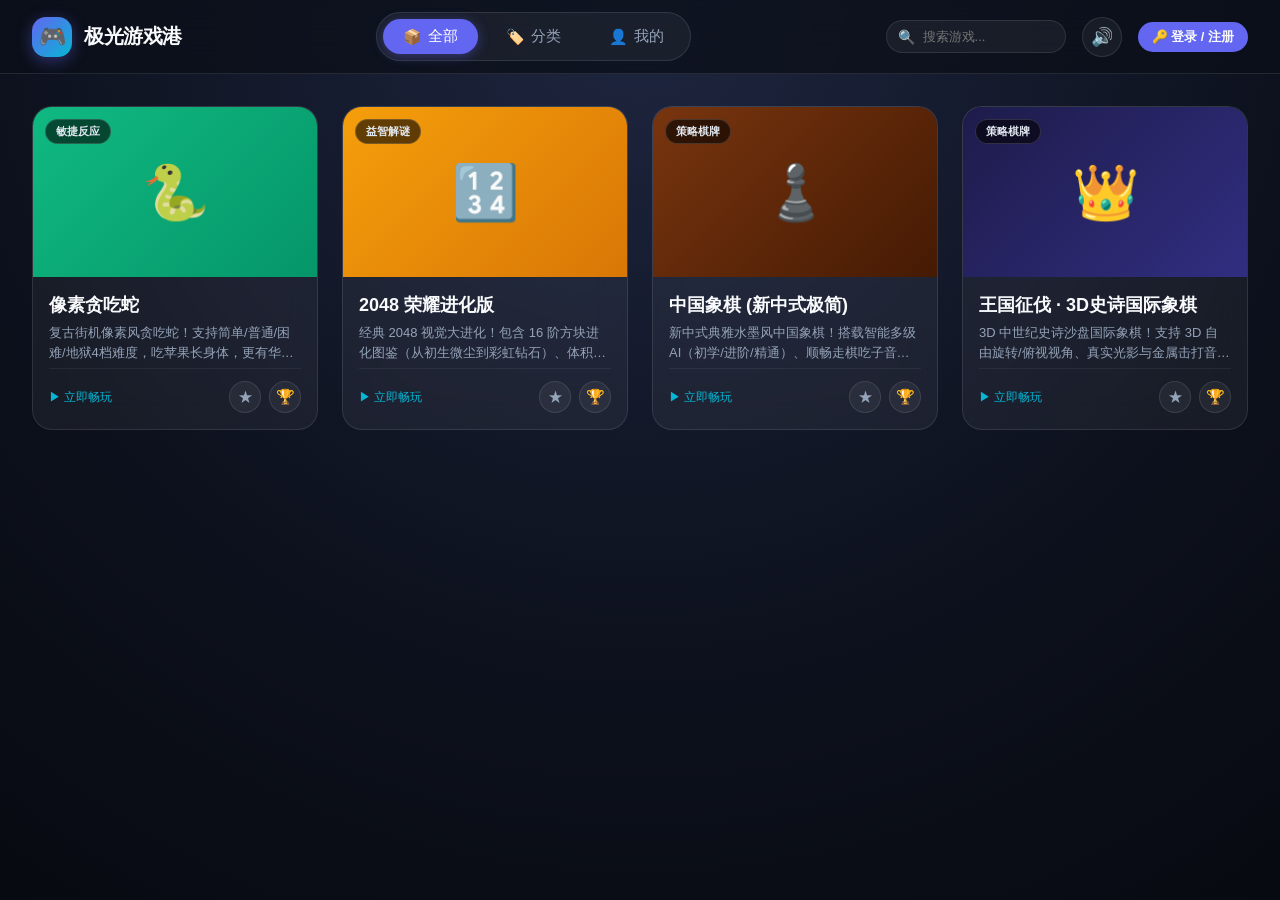
<file: index.html>
<!DOCTYPE html>
<html lang="zh-CN">
<head>
  <meta charset="UTF-8">
  <meta name="viewport" content="width=device-width, initial-scale=1.0">
  <title>极光游戏港 - 极简磨砂小游戏平台</title>
  <link rel="stylesheet" href="css/style.css">
  <link rel="stylesheet" href="css/components.css">
  <link rel="stylesheet" href="css/player.css">
</head>
<body>

  <!-- ==========================================
       1. 顶部全局导航栏 (Header / Navbar)
       ========================================== -->
  <header class="site-header">
    <div class="header-left">
      <div class="brand-logo">🎮</div>
      <div class="brand-title">极光游戏港</div>
    </div>

    <!-- 主导航菜单 (全部 / 分类 / 我的) -->
    <nav class="header-nav">
      <button class="nav-tab-btn active" data-view="all">
        <span>📦</span> 全部
      </button>
      <button class="nav-tab-btn" data-view="categories">
        <span>🏷️</span> 分类
      </button>
      <button class="nav-tab-btn" data-view="profile">
        <span>👤</span> 我的
      </button>
    </nav>

    <!-- 右侧工具快捷区 -->
    <div class="header-right">
      <!-- 搜索框 -->
      <div class="search-box-wrapper">
        <span class="search-icon">🔍</span>
        <input type="text" id="searchInput" class="search-input" placeholder="搜索游戏...">
      </div>

      <!-- 全局静音开关 -->
      <button id="muteBtn" class="mute-toggle-btn" title="开关全局声音">🔊</button>

      <!-- 未登录按钮 -->
      <button id="navLoginBtn" class="stage-control-btn" style="background: var(--accent-color); border: none; font-weight: 700;">
        🔑 登录 / 注册
      </button>

      <!-- 已登录个人卡片与下拉菜单 -->
      <div id="userBadge" class="user-profile-badge" style="display: none; position: relative;" title="个人中心">
        <div id="userBadgeAvatar" class="user-badge-avatar">🎮</div>
        <div style="display: flex; flex-direction: column; align-items: flex-start;">
          <div id="userBadgeName" class="user-badge-name">游戏探索者</div>
          <span id="userRoleBadge" class="pill-tag pill-muted" style="font-size: 9px; padding: 1px 6px;">🕹️ 正式玩家</span>
        </div>

        <!-- 个人快捷下拉菜单 -->
        <div id="userDropdownMenu" class="glass-panel" style="display: none; position: absolute; top: 48px; right: 0; min-width: 180px; padding: 8px; flex-direction: column; gap: 4px; z-index: 1000;">
          <button class="stage-control-btn" id="menuMyProfile" style="width: 100%; justify-content: flex-start; border: none;">👤 个人中心</button>
          <a href="admin.html" class="stage-control-btn" style="width: 100%; justify-content: flex-start; text-decoration: none; border: none;">📤 提交新游戏</a>
          <a id="menuAdminPortal" href="admin-portal/index.html" class="stage-control-btn" style="width: 100%; justify-content: flex-start; color: #fbbf24; text-decoration: none; border: none; display: none;">👑 站长最高后台</a>
          <a id="menuWorkbench" href="staff-workbench.html" class="stage-control-btn" style="width: 100%; justify-content: flex-start; color: #38bdf8; text-decoration: none; border: none; display: none;">🛡️ 管理团队工作台</a>
          <div style="height: 1px; background: rgba(255,255,255,0.08); margin: 4px 0;"></div>
          <button class="stage-control-btn" id="menuLogout" style="width: 100%; justify-content: flex-start; color: #f87171; border: none;">🚪 退出登录</button>
        </div>
      </div>
    </div>
  </header>

  <!-- ==========================================
       2. 主内容视口区 (Main Container)
       ========================================== -->
  <main class="app-container">

    <!-- 视图 1：全部游戏大厅 (All Games) -->
    <section id="viewAll" class="view-section active">
      <div id="allGamesGrid" class="games-grid">
        <!-- 动态渲染游戏卡片 -->
      </div>
    </section>

    <!-- 视图 2：分类长方形规整矩阵 (Categories Matrix) -->
    <section id="viewCategories" class="view-section">
      <div class="category-matrix-container">
        <h2 class="category-matrix-title">游戏分类索引</h2>
        <p class="category-matrix-subtitle">精选各类主题小游戏，即点即玩</p>
        <div id="categoryMatrixGrid" class="category-matrix-grid">
          <!-- 动态渲染 3x2 规整长方形矩阵方块 -->
        </div>
      </div>
    </section>

    <!-- 视图 2.1：分类详情内页 (Category Detail) -->
    <section id="viewCategoryDetail" class="view-section">
      <div class="category-detail-header">
        <h2 id="categoryDetailTitle" style="font-size: 24px; font-weight: 700;">分类游戏</h2>
        <button id="backToMatrixBtn" class="back-btn">
          <span>←</span> 返回分类矩阵
        </button>
      </div>
      <div id="categoryDetailGrid" class="games-grid">
        <!-- 动态渲染分类内游戏卡片 -->
      </div>
    </section>

    <!-- 视图 3：“我的” 个人中心 (My Profile) -->
    <section id="viewProfile" class="view-section">
      <div class="profile-container">
        <!-- 顶部个人档案卡片 -->
        <div class="glass-panel profile-card">
          <div class="profile-user-info">
            <div id="profileAvatarLarge" class="profile-avatar-large" title="点击更换头像">
              <span>🎮</span>
              <div class="profile-avatar-badge-edit">✏️</div>
            </div>
            <div class="profile-name-edit-box">
              <div style="display: flex; align-items: center; gap: 8px;">
                <input type="text" id="profileNicknameInput" class="profile-nickname-input" value="游戏探索者" title="点击修改昵称">
                <span id="profileRoleBadge" class="pill-tag pill-muted">🕹️ 正式玩家</span>
              </div>
              <span style="font-size: 13px; color: var(--text-dim);">点击昵称或头像可直接修改</span>
            </div>
          </div>

          <div class="profile-stats-summary">
            <div class="profile-stat-item">
              <div id="statFavoritesCount" class="profile-stat-value">0</div>
              <div class="profile-stat-label">⭐ 我的收藏</div>
            </div>
            <div class="profile-stat-item">
              <div id="statHistoryCount" class="profile-stat-value">0</div>
              <div class="profile-stat-label">🕒 游玩历史</div>
            </div>
          </div>
        </div>

        <!-- 自动勋章展示墙 (不可手动自选) -->
        <div class="glass-panel" style="padding: 20px 28px;">
          <h3 style="font-size: 15px; font-weight: 700; margin-bottom: 12px; color: var(--text-muted);">🎖️ 个人荣誉勋章墙 (系统根据行为自动解锁)</h3>
          <div id="userBadgesWall" style="display: flex; gap: 12px; flex-wrap: wrap;">
            <!-- 动态渲染勋章 -->
          </div>
        </div>

        <!-- 子选项卡：我的收藏 / 历史记录 / 我的投稿 / 申请职位 / 账号安全 -->
        <div class="profile-tabs" style="overflow-x: auto;">
          <button class="profile-tab-btn active" data-tab="favorites">⭐ 我的收藏</button>
          <button class="profile-tab-btn" data-tab="history">🕒 历史记录</button>
          <button class="profile-tab-btn" data-tab="submissions">🛠️ 我的投稿</button>
          <button class="profile-tab-btn" data-tab="apply-staff">📋 申请加入管理</button>
          <button class="profile-tab-btn" data-tab="security">🔒 账号安全</button>
        </div>

        <!-- 1. 收藏夹容器 -->
        <div id="profileFavoritesContainer">
          <!-- 动态渲染收藏卡片 -->
        </div>

        <!-- 2. 历史记录容器 -->
        <div id="profileHistoryContainer" style="display: none;">
          <div style="display: flex; justify-content: flex-end; margin-bottom: 12px;">
            <button id="clearHistoryBtn" class="stage-control-btn" style="color: #f87171;">🗑️ 清空历史记录</button>
          </div>
          <div id="historyList" class="history-list">
            <!-- 动态渲染历史项 -->
          </div>
        </div>

        <!-- 3. 我的投稿流转看板 (创作者中心) -->
        <div id="profileSubmissionsContainer" style="display: none;">
          <div style="display: flex; justify-content: space-between; align-items: center; margin-bottom: 16px;">
            <h3 style="font-size: 16px; font-weight: 700;">我的游戏投稿列表</h3>
            <a href="admin.html" class="stage-control-btn" style="background: var(--accent-color); border: none; font-weight: 700; text-decoration: none;">
              🚀 提交新游戏
            </a>
          </div>
          <div id="mySubmissionsList">
            <!-- 动态渲染作品与审核流转状态 -->
          </div>
        </div>

        <!-- 4. 加入管理团队申请表单 -->
        <div id="profileApplyStaffContainer" style="display: none;">
          <div class="glass-panel" style="padding: 24px;">
            <h3 style="font-size: 16px; font-weight: 700; margin-bottom: 8px;">📋 申请成为极光管理团队成员</h3>
            <p style="font-size: 13px; color: var(--text-muted); margin-bottom: 20px;">
              申请提交后将直达<strong>站长最高独立控制台</strong>，站长将亲自查阅并审批任命。
            </p>
            <form id="applyStaffForm" style="display: flex; flex-direction: column; gap: 16px; max-width: 600px;">
              <div>
                <label style="font-size: 13px; font-weight: 600;">意向申请职位 *</label>
                <select id="applyTargetRole" class="search-input" style="width: 100%; border-radius: 8px; margin-top: 6px; background: #0f172a;" required>
                  <option value="game_reviewer">🎮 游戏审核管理员 (负责沙箱试玩与初审评估)</option>
                  <option value="release_controller">⚙️ 后台控制管理员 (负责最终把关与发布上架)</option>
                  <option value="inspector">👁️ 巡查管理员 (负责日常全站巡视与违规取证)</option>
                  <option value="enforcer">🛡️ 封控管理员 (负责违规工单裁决与阶梯封停)</option>
                </select>
              </div>
              <div>
                <label style="font-size: 13px; font-weight: 600;">申请陈词与经验优势 *</label>
                <textarea id="applyStatement" class="search-input" style="width: 100%; height: 90px; border-radius: 8px; margin-top: 6px;" placeholder="例如：本人热爱小游戏，每日在线时间长，认真负责..." required></textarea>
              </div>
              <button type="submit" class="stage-control-btn" style="background: var(--accent-color); border: none; padding: 10px 24px; font-weight: 700; width: fit-content;">
                📨 提交申请给站长审批
              </button>
            </form>
          </div>
        </div>

        <!-- 5. 账号安全与密码修改 -->
        <div id="profileSecurityContainer" style="display: none;">
          <div class="glass-panel" style="padding: 24px; max-width: 500px;">
            <h3 style="font-size: 16px; font-weight: 700; margin-bottom: 16px;">🔒 修改登录密码</h3>
            <form id="changePasswordForm" style="display: flex; flex-direction: column; gap: 14px;">
              <div>
                <label style="font-size: 13px; font-weight: 600;">当前旧密码 *</label>
                <input type="password" id="oldPwdInput" class="search-input" style="width: 100%; border-radius: 8px; margin-top: 6px;" required>
              </div>
              <div>
                <label style="font-size: 13px; font-weight: 600;">新密码 (至少6位) *</label>
                <input type="password" id="newPwdInput" class="search-input" style="width: 100%; border-radius: 8px; margin-top: 6px;" required>
              </div>
              <button type="submit" class="stage-control-btn" style="background: var(--accent-color); border: none; padding: 10px; font-weight: 700;">
                保存修改新密码
              </button>
            </form>
          </div>
        </div>

        <!-- 6. 站长专属独立后台入口 -->
        <div style="margin-top: 24px; padding: 20px; background: rgba(245, 158, 11, 0.08); border: 1px solid var(--gold-primary); border-radius: var(--radius-lg); display: flex; justify-content: space-between; align-items: center; flex-wrap: gap; gap: 16px;">
          <div>
            <div style="font-weight: 800; font-size: 16px; color: #fbbf24; display: flex; align-items: center; gap: 6px;">
              <span>👑</span> 站长最高独立控制台 (会员信息/封控修改/全站监控)
            </div>
            <div style="font-size: 13px; color: var(--text-muted); margin-top: 4px;">
              在此可查看全网所有注册用户、直接修改密码、调整职位与设置 0~5 级封控状态
            </div>
          </div>
          <a href="admin-portal/index.html" class="stage-control-btn" style="background: var(--gold-primary); color: #000; border: none; font-weight: 800; padding: 10px 24px; text-decoration: none; white-space: nowrap;">
            🚀 立即打开站长后台
          </a>
        </div>

      </div>
    </section>

  </main>

  <!-- ==========================================
       3. 登录 / 注册 / 找回密码 通用磨砂弹窗 (Auth Modal)
       ========================================== -->
  <div id="authModal" class="modal-overlay">
    <div class="modal-card" style="max-width: 440px;">
      <div class="modal-header">
        <div id="authModalTitle" class="modal-title">🔑 账号通行证</div>
        <button id="closeAuthBtn" class="modal-close-btn">✕</button>
      </div>

      <!-- 弹窗子标签页 -->
      <div class="profile-tabs" style="margin-bottom: 16px;">
        <button class="profile-tab-btn active" id="tabAuthLogin" data-auth="login">登录</button>
        <button class="profile-tab-btn" id="tabAuthRegister" data-auth="register">注册</button>
        <button class="profile-tab-btn" id="tabAuthForgot" data-auth="forgot">找回密码</button>
      </div>

      <!-- 1. 登录表单 -->
      <form id="loginForm" style="display: flex; flex-direction: column; gap: 14px;">
        <div>
          <label style="font-size: 13px; font-weight: 600;">用户名 或 绑定邮箱</label>
          <input type="text" id="loginIdentifier" class="search-input" style="width: 100%; border-radius: 8px; margin-top: 6px;" placeholder="请输入用户名或邮箱" required>
        </div>
        <div>
          <label style="font-size: 13px; font-weight: 600;">密码</label>
          <input type="password" id="loginPassword" class="search-input" style="width: 100%; border-radius: 8px; margin-top: 6px;" placeholder="请输入密码" required>
        </div>
        <button type="submit" class="stage-control-btn" style="background: var(--accent-color); border: none; padding: 10px; font-weight: 700; margin-top: 6px;">
          🚀 立即登录
        </button>
      </form>

      <!-- 2. 注册表单 -->
      <form id="registerForm" style="display: none; flex-direction: column; gap: 12px;">
        <div>
          <label style="font-size: 13px; font-weight: 600;">用户名 (登录用) *</label>
          <input type="text" id="regUsername" class="search-input" style="width: 100%; border-radius: 8px; margin-top: 4px;" placeholder="至少3位字符" required>
        </div>
        <div>
          <label style="font-size: 13px; font-weight: 600;">电子邮箱 (用于找回密码) *</label>
          <input type="email" id="regEmail" class="search-input" style="width: 100%; border-radius: 8px; margin-top: 4px;" placeholder="example@mail.com" required>
        </div>
        <div>
          <label style="font-size: 13px; font-weight: 600;">密码 (至少6位) *</label>
          <input type="password" id="regPassword" class="search-input" style="width: 100%; border-radius: 8px; margin-top: 4px;" placeholder="设置密码" required>
        </div>
        <div>
          <label style="font-size: 13px; font-weight: 600;">玩家昵称</label>
          <input type="text" id="regNickname" class="search-input" style="width: 100%; border-radius: 8px; margin-top: 4px;" placeholder="游戏内展示昵称">
        </div>
        <button type="submit" class="stage-control-btn" style="background: var(--accent-color); border: none; padding: 10px; font-weight: 700; margin-top: 6px;">
          ✨ 完成注册并登录
        </button>
      </form>

      <!-- 3. 邮箱验证找回密码表单 -->
      <form id="forgotForm" style="display: none; flex-direction: column; gap: 14px;">
        <div>
          <label style="font-size: 13px; font-weight: 600;">绑定的注册邮箱 *</label>
          <div style="display: flex; gap: 8px; margin-top: 6px;">
            <input type="email" id="forgotEmail" class="search-input" style="flex: 1; border-radius: 8px;" placeholder="输入绑定的邮箱" required>
            <button type="button" id="btnSendResetCode" class="stage-control-btn" style="background: rgba(6, 182, 212, 0.2); border-color: #06b6d4; white-space: nowrap;">
              发送验证码
            </button>
          </div>
        </div>
        <div>
          <label style="font-size: 13px; font-weight: 600;">6位邮件验证码 *</label>
          <input type="text" id="forgotCode" class="search-input" style="width: 100%; border-radius: 8px; margin-top: 6px;" placeholder="输入邮箱收到的6位验证码" required>
        </div>
        <div>
          <label style="font-size: 13px; font-weight: 600;">设定新密码 *</label>
          <input type="password" id="forgotNewPwd" class="search-input" style="width: 100%; border-radius: 8px; margin-top: 6px;" placeholder="至少6位新密码" required>
        </div>
        <button type="submit" class="stage-control-btn" style="background: var(--accent-color); border: none; padding: 10px; font-weight: 700; margin-top: 6px;">
          ✅ 验证并重置密码
        </button>
      </form>
    </div>
  </div>

  <!-- ==========================================
       4. 沉浸式游戏游玩舞台 (Game Stage Modal)
       ========================================== -->
  <div id="gameStageOverlay" class="game-stage-overlay">
    <div class="game-stage-container">
      <div class="game-stage-header">
        <div class="game-stage-title-group">
          <span id="gameStageIcon" class="game-stage-icon">🎮</span>
          <span id="gameStageTitle" class="game-stage-title">游戏加载中...</span>
        </div>
        <div class="game-stage-controls">
          <button id="stageZoomBtn" class="stage-control-btn" title="放大/铺满屏幕">⛶ 放大模式</button>
          <button id="stageCloseBtn" class="stage-control-btn stage-close-btn" title="按 ESC 键或点击退出">✕</button>
        </div>
      </div>

      <div class="game-frame-wrapper">
        <iframe id="gameIframe" class="game-iframe" sandbox="allow-scripts allow-same-origin allow-popups"></iframe>
      </div>

      <div class="game-stage-details">
        <div class="game-details-heading">
          <span>📖 玩法介绍</span>
        </div>
        <p id="gameStageDesc" class="game-details-description"></p>
        <div id="gameStageControlsLegend" class="game-controls-legend">
          <!-- 动态渲染按键图 -->
        </div>
      </div>
    </div>
  </div>

  <!-- ==========================================
       5. 排行榜与战绩弹窗 (Podium Modal)
       ========================================== -->
  <div id="rankingModal" class="modal-overlay">
    <div class="modal-card">
      <div class="modal-header">
        <div id="rankingGameTitle" class="modal-title">🏆 排行榜</div>
        <button id="closeRankingBtn" class="modal-close-btn">✕</button>
      </div>
      <div id="rankingList" class="rank-list">
        <!-- 动态生成排行榜数据 -->
      </div>
    </div>
  </div>

  <!-- ==========================================
       6. 玩家头像选择弹窗 (Avatar Modal)
       ========================================== -->
  <div id="avatarModal" class="modal-overlay">
    <div class="modal-card">
      <div class="modal-header">
        <div class="modal-title">🎨 选择专属头像</div>
        <button id="closeAvatarBtn" class="modal-close-btn">✕</button>
      </div>
      <div id="avatarGrid" class="avatar-grid">
        <!-- 动态渲染头像选项 -->
      </div>
    </div>
  </div>

  <!-- 脚本引入 -->
  <script src="js/games-data.js"></script>
  <script src="js/storage.js"></script>
  <script src="js/auth.js"></script>
  <script src="js/audio.js"></script>
  <script src="js/app.js"></script>
</body>
</html>
</file>
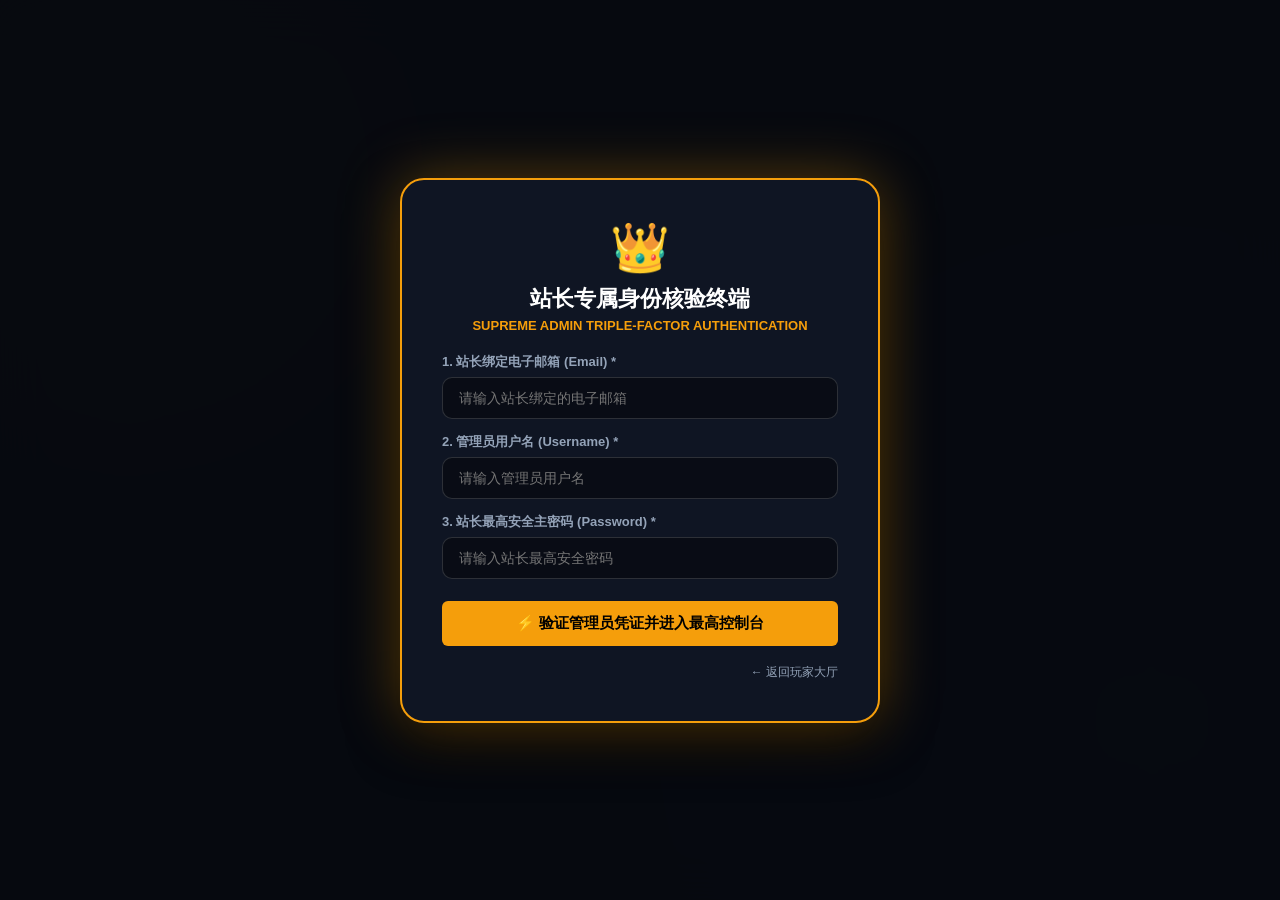
<file: admin-portal/index.html>
<!DOCTYPE html>
<html lang="zh-CN">
<head>
  <meta charset="UTF-8">
  <meta name="viewport" content="width=device-width, initial-scale=1.0">
  <title>👑 极光游戏港 · 站长最高独立控制台</title>
  <link rel="stylesheet" href="admin.css">
  <style>
    /* 会员全维度详情与修改模态弹窗 */
    .user-edit-modal {
      position: fixed;
      top: 0; left: 0; width: 100vw; height: 100vh;
      background: rgba(0, 0, 0, 0.85);
      backdrop-filter: blur(16px);
      z-index: 2000;
      display: none;
      align-items: center;
      justify-content: center;
      padding: 20px;
    }
    .user-edit-modal.active { display: flex; }
    .user-edit-card {
      background: #0d121f;
      border: 1px solid var(--gold-primary);
      border-radius: 20px;
      width: 100%;
      max-width: 680px;
      padding: 32px;
      box-shadow: 0 0 50px var(--gold-glow);
      max-height: 90vh;
      overflow-y: auto;
      display: flex;
      flex-direction: column;
      gap: 20px;
    }
    .edit-form-grid {
      display: grid;
      grid-template-columns: 1fr 1fr;
      gap: 16px;
    }
    .edit-form-group {
      display: flex;
      flex-direction: column;
      gap: 6px;
    }
    .edit-form-group.full {
      grid-column: 1 / -1;
    }
    .edit-form-label {
      font-size: 13px;
      font-weight: 700;
      color: var(--text-muted);
    }
    .stats-chip-row {
      display: flex;
      gap: 12px;
      padding: 12px 16px;
      background: rgba(0,0,0,0.3);
      border-radius: 10px;
      border: 1px solid rgba(255,255,255,0.06);
    }
    .stats-chip {
      font-size: 12px;
      color: var(--text-dim);
    }
    .stats-chip strong {
      color: var(--gold-primary);
    }
  </style>
</head>
<body>

  <!-- ==========================================
       1. 站长专属三重凭证核验门禁终端 (Triple Credential Gate)
       ========================================== -->
  <div id="adminAuthGate" class="admin-auth-gate">
    <div class="auth-gate-card">
      <div class="gate-header">
        <div class="gate-icon">👑</div>
        <h2 class="gate-title">站长专属身份核验终端</h2>
        <p class="gate-subtitle">SUPREME ADMIN TRIPLE-FACTOR AUTHENTICATION</p>
      </div>

      <div id="gateErrorBanner" class="gate-error-banner">
        <span>⚠️</span>
        <span id="gateErrorText">核验未通过，请检查凭证！</span>
      </div>

      <form id="gateAuthForm" style="display: flex; flex-direction: column; gap: 14px;" autocomplete="off">
        <div class="gate-form-group">
          <label class="gate-label">1. 站长绑定电子邮箱 (Email) *</label>
          <input type="email" id="gateEmail" class="gate-input" placeholder="请输入站长绑定的电子邮箱" required autocomplete="off">
        </div>

        <div class="gate-form-group">
          <label class="gate-label">2. 管理员用户名 (Username) *</label>
          <input type="text" id="gateUsername" class="gate-input" placeholder="请输入管理员用户名" required autocomplete="off">
        </div>

        <div class="gate-form-group">
          <label class="gate-label">3. 站长最高安全主密码 (Password) *</label>
          <input type="password" id="gatePassword" class="gate-input" placeholder="请输入站长最高安全密码" required autocomplete="new-password">
        </div>

        <button type="submit" class="admin-btn btn-gold" style="padding: 12px; font-size: 15px; font-weight: 800; justify-content: center; margin-top: 8px;">
          ⚡ 验证管理员凭证并进入最高控制台
        </button>

        <div style="display: flex; justify-content: flex-end; font-size: 12px; color: var(--text-dim); margin-top: 4px;">
          <a href="../index.html" style="color: var(--text-muted); text-decoration: none;">← 返回玩家大厅</a>
        </div>
      </form>
    </div>
  </div>

  <!-- ==========================================
       2. 站长主控制台界面
       ========================================== -->
  <div id="adminApp" style="display: none; flex-direction: column; min-height: 100vh;">
    <!-- 顶部独立导航 -->
    <header class="admin-navbar">
      <div class="admin-brand">
        <div class="admin-logo-badge">👑</div>
        <div class="admin-title-text">
          <h1>极光游戏港 · 站长最高控制台</h1>
          <span>SUPER ADMIN SUPREME COMMAND</span>
        </div>
      </div>

      <!-- 中间主导航标签 -->
      <nav class="admin-nav-tabs">
        <button class="admin-tab-btn active" data-tab="overview">📊 运营总览</button>
        <button class="admin-tab-btn" data-tab="members">👥 会员全维管理</button>
        <button class="admin-tab-btn" data-tab="staff-apps">📋 职位任命</button>
        <button class="admin-tab-btn" data-tab="games">🎮 游戏监控</button>
        <button class="admin-tab-btn" data-tab="audit">🛡️ 封控日志</button>
      </nav>

      <!-- 右侧快捷区 -->
      <div class="admin-right-actions">
        <a href="../staff-workbench.html" class="admin-btn btn-secondary" title="打开管理团队协作工作台">
          🛠️ 管理员工作台
        </a>
        <button id="lockTerminalBtn" class="admin-btn btn-secondary" style="border-color: rgba(245,158,11,0.4); color: #fbbf24;" title="重新锁定终端">
          🔒 锁定控制台
        </button>
        <a href="../index.html" class="admin-btn btn-gold" title="返回前台大厅">
          🎮 返回大厅
        </a>
      </div>
    </header>

    <!-- 主工作区 -->
    <main class="admin-main">

      <!-- ================= 标签页 1：运营总览 ================= -->
      <section id="tab-overview" class="tab-pane active">
        <div class="stats-cards-grid">
          <div class="stat-card">
            <div class="stat-card-left">
              <span>全站注册会员</span>
              <h3 id="statTotalUsers">0</h3>
            </div>
            <div class="stat-card-icon">👥</div>
          </div>
          <div class="stat-card">
            <div class="stat-card-left">
              <span>已上架游戏数</span>
              <h3 id="statTotalGames">0</h3>
            </div>
            <div class="stat-card-icon">🎮</div>
          </div>
          <div class="stat-card">
            <div class="stat-card-left">
              <span>待任命职务申请</span>
              <h3 id="statPendingApps" style="color: #38bdf8;">0</h3>
            </div>
            <div class="stat-card-icon">📋</div>
          </div>
          <div class="stat-card">
            <div class="stat-card-left">
              <span>违规待裁决工单</span>
              <h3 id="statOpenTickets" style="color: #f87171;">0</h3>
            </div>
            <div class="stat-card-icon">🛡️</div>
          </div>
        </div>

        <div class="admin-panel-card">
          <div class="panel-header-row">
            <div class="panel-title-group">
              <h2><span>🚀</span> 站长最高指挥与会员全权管控</h2>
            </div>
          </div>
          <div style="display: grid; grid-template-columns: repeat(3, 1fr); gap: 16px;">
            <div style="background: rgba(0,0,0,0.25); padding: 20px; border-radius: 12px; border: 1px solid rgba(255,255,255,0.06);">
              <h4 style="color: #fbbf24; margin-bottom: 8px;">👑 站长特权</h4>
              <p style="font-size: 13px; color: var(--text-muted); line-height: 1.5;">拥有跨岗位越权裁决、一键修改会员所有资料与封控等级、撤换任命管理员与全量下架游戏的最高权力。</p>
            </div>
            <div style="background: rgba(0,0,0,0.25); padding: 20px; border-radius: 12px; border: 1px solid rgba(255,255,255,0.06);">
              <h4 style="color: #38bdf8; margin-bottom: 8px;">🎮 游戏品控流</h4>
              <p style="font-size: 13px; color: var(--text-muted); line-height: 1.5;">由【审核管理员】负责沙箱试玩，再由【后台控制员】复核上架，站长可随时在游戏监控中查看全量数据。</p>
            </div>
            <div style="background: rgba(0,0,0,0.25); padding: 20px; border-radius: 12px; border: 1px solid rgba(255,255,255,0.06);">
              <h4 style="color: #f472b6; margin-bottom: 8px;">🛡️ 纪律风控流</h4>
              <p style="font-size: 13px; color: var(--text-muted); line-height: 1.5;">由【巡查管理员】发现作弊或违规并提交工单，【封控管理员】执行阶梯封停处罚。</p>
            </div>
          </div>
        </div>
      </section>

      <!-- ================= 标签页 2：会员全景管理 ================= -->
      <section id="tab-members" class="tab-pane">
        <div class="admin-panel-card">
          <div class="panel-header-row">
            <div class="panel-title-group">
              <h2><span>👥</span> 全站会员花名册 (点击任意用户可修改全项信息与封控等级)</h2>
            </div>
            <div class="filter-search-box">
              <input type="text" id="memberSearchInput" class="admin-input" placeholder="搜索用户名 / 昵称 / 邮箱...">
              <select id="memberRoleFilter" class="admin-input">
                <option value="all">所有角色</option>
                <option value="super_admin">👑 站长</option>
                <option value="game_reviewer">🎮 审核员</option>
                <option value="release_controller">⚙️ 控制员</option>
                <option value="inspector">👁️ 巡查员</option>
                <option value="enforcer">🛡️ 封控员</option>
                <option value="creator">🛠️ 创作者</option>
                <option value="player">🕹️ 玩家</option>
              </select>
              <select id="memberSanctionFilter" class="admin-input">
                <option value="all">所有封控状态</option>
                <option value="0">🟢 正常活跃</option>
                <option value="1">🟡 等级1: 轻度警告</option>
                <option value="2">🟠 等级2: 冻结投稿</option>
                <option value="3">🟣 等级3: 禁言禁评</option>
                <option value="4">🔴 等级4: 封号30天</option>
                <option value="5">💀 等级5: 永久封杀</option>
              </select>
            </div>
          </div>

          <div style="overflow-x: auto;">
            <table class="admin-table">
              <thead>
                <tr>
                  <th>用户标识</th>
                  <th>头像 / 昵称</th>
                  <th>账号 / 邮箱</th>
                  <th>当前角色</th>
                  <th>封控等级</th>
                  <th>注册时间</th>
                  <th>站长全权操作</th>
                </tr>
              </thead>
              <tbody id="memberTableBody">
                <!-- 动态生成 -->
              </tbody>
            </table>
          </div>
        </div>
      </section>

      <!-- ================= 标签页 3：管理团队任命审批 ================= -->
      <section id="tab-staff-apps" class="tab-pane">
        <div class="admin-panel-card">
          <div class="panel-header-row">
            <div class="panel-title-group">
              <h2><span>📋</span> 管理员申请审批中心</h2>
            </div>
          </div>
          <div style="overflow-x: auto;">
            <table class="admin-table">
              <thead>
                <tr>
                  <th>申请人</th>
                  <th>意向申请岗位</th>
                  <th>申请陈词与经验</th>
                  <th>申请时间</th>
                  <th>审批状态</th>
                  <th>站长裁决</th>
                </tr>
              </thead>
              <tbody id="staffAppTableBody">
                <!-- 动态生成 -->
              </tbody>
            </table>
          </div>
        </div>
      </section>

      <!-- ================= 标签页 4：全量游戏监控 ================= -->
      <section id="tab-games" class="tab-pane">
        <div class="admin-panel-card">
          <div class="panel-header-row">
            <div class="panel-title-group">
              <h2><span>🎮</span> 全网游戏监控与终极下架</h2>
            </div>
          </div>
          <div style="overflow-x: auto;">
            <table class="admin-table">
              <thead>
                <tr>
                  <th>图标</th>
                  <th>游戏名称</th>
                  <th>分类</th>
                  <th>来源 / 作者</th>
                  <th>玩法说明</th>
                  <th>操作</th>
                </tr>
              </thead>
              <tbody id="gameMonitorTableBody">
                <!-- 动态生成 -->
              </tbody>
            </table>
          </div>
        </div>
      </section>

      <!-- ================= 标签页 5：违规封控追溯日志 ================= -->
      <section id="tab-audit" class="tab-pane">
        <div class="admin-panel-card">
          <div class="panel-header-row">
            <div class="panel-title-group">
              <h2><span>🛡️</span> 巡查与封控执行日志</h2>
            </div>
          </div>
          <div style="overflow-x: auto;">
            <table class="admin-table">
              <thead>
                <tr>
                  <th>工单编号</th>
                  <th>违规对象</th>
                  <th>违规类型</th>
                  <th>巡查取证说明</th>
                  <th>裁决结果 / 封禁级别</th>
                  <th>处理状态</th>
                </tr>
              </thead>
              <tbody id="auditTableBody">
                <!-- 动态生成 -->
              </tbody>
            </table>
          </div>
        </div>
      </section>

    </main>
  </div>

  <!-- ==========================================
       3. 会员全维度信息与封控修改模态弹窗 (User Inspector & Editor)
       ========================================== -->
  <div id="userEditModal" class="user-edit-modal">
    <div class="user-edit-card">
      <div style="display: flex; justify-content: space-between; align-items: center; border-bottom: 1px solid var(--admin-border); padding-bottom: 12px;">
        <h3 style="font-size: 18px; font-weight: 800; color: var(--gold-primary); display: flex; align-items: center; gap: 8px;">
          <span>🛠️</span> 编辑与封控管理会员信息
        </h3>
        <button id="closeUserEditBtn" class="admin-btn btn-secondary" style="border: none;">✕</button>
      </div>

      <!-- 用户数据统计摘要 -->
      <div class="stats-chip-row">
        <div class="stats-chip">用户UID: <strong id="editModalUid">-</strong></div>
        <div class="stats-chip">注册时间: <strong id="editModalCreatedAt">-</strong></div>
        <div class="stats-chip">最后登录: <strong id="editModalLastLogin">-</strong></div>
        <div class="stats-chip">投稿作品: <strong id="editModalSubCount">0</strong> 款</div>
      </div>

      <!-- 修改表单 -->
      <form id="userEditForm" class="edit-form-grid">
        <input type="hidden" id="editUserId">

        <div class="edit-form-group">
          <label class="edit-form-label">登录用户名 (不可修改)</label>
          <input type="text" id="editUsername" class="admin-input" disabled style="opacity: 0.6;">
        </div>

        <div class="edit-form-group">
          <label class="edit-form-label">电子邮箱 *</label>
          <input type="email" id="editEmail" class="admin-input" required>
        </div>

        <div class="edit-form-group">
          <label class="edit-form-label">玩家昵称 *</label>
          <input type="text" id="editNickname" class="admin-input" required>
        </div>

        <div class="edit-form-group">
          <label class="edit-form-label">登录密码 (站长可直接查看与重置) *</label>
          <input type="text" id="editPassword" class="admin-input" required>
        </div>

        <div class="edit-form-group">
          <label class="edit-form-label">用户头像 (Emoji) *</label>
          <input type="text" id="editAvatar" class="admin-input" placeholder="例如：🎮, 👑, 🚀" required>
        </div>

        <div class="edit-form-group">
          <label class="edit-form-label">职位角色 (Role) *</label>
          <select id="editRole" class="admin-input" style="background: #0f172a;" required>
            <option value="super_admin">👑 站长 (Super Admin - 唯一最高特权)</option>
            <option value="game_reviewer">🎮 游戏审核管理员 (负责沙箱试玩初审)</option>
            <option value="release_controller">⚙️ 后台控制管理员 (负责终审上架)</option>
            <option value="inspector">👁️ 巡查管理员 (负责日常巡视取证)</option>
            <option value="enforcer">🛡️ 封控管理员 (负责违规惩处封控)</option>
            <option value="creator">🛠️ 独立创作者 (认证游戏创作者)</option>
            <option value="player">🕹️ 正式玩家 (普通会员)</option>
          </select>
        </div>

        <!-- 封控等级核心选择项 -->
        <div class="edit-form-group full" style="background: rgba(239, 68, 68, 0.05); padding: 14px; border-radius: 10px; border: 1px solid rgba(239, 68, 68, 0.2);">
          <label class="edit-form-label" style="color: #fca5a5;">⚡ 封控惩处等级 (Sanction Level) *</label>
          <select id="editSanctionLevel" class="admin-input" style="background: #0f172a; width: 100%; margin-top: 6px; font-weight: 700;" required>
            <option value="0">🟢 等级 0: 正常活跃 (无任何限制，完全正常状态)</option>
            <option value="1">🟡 等级 1: 轻度警告 (清空异常作弊战绩，记黄牌警告)</option>
            <option value="2">🟠 等级 2: 中度封控 (冻结游戏投稿工坊权限，禁止提交游戏)</option>
            <option value="3">🟣 等级 3: 严格封控 (全站禁言与禁止评论互动)</option>
            <option value="4">🔴 等级 4: 重度封禁 (封停账号 30 天，无法登录)</option>
            <option value="5">💀 等级 5: 终极封杀 (永久封停 / 加入全站黑名单)</option>
          </select>
        </div>

        <div class="edit-form-group full">
          <label class="edit-form-label">站长专属备忘录 (仅站长可见)</label>
          <textarea id="editAdminNotes" class="admin-input" style="height: 60px; font-family: inherit;" placeholder="记录该用户的违规历史、特长或站长备忘信息..."></textarea>
        </div>

        <div class="edit-form-group full" style="display: flex; justify-content: flex-end; gap: 12px; margin-top: 12px;">
          <button type="button" id="cancelUserEditBtn" class="admin-btn btn-secondary" style="padding: 10px 20px;">取消</button>
          <button type="submit" class="admin-btn btn-gold" style="padding: 10px 28px; font-size: 14px;">💾 保存修改并立即生效</button>
        </div>
      </form>
    </div>
  </div>

  <!-- 依赖脚本 -->
  <script src="../js/games-data.js"></script>
  <script src="../js/storage.js"></script>
  <script src="../js/auth.js"></script>
  <script src="admin.js"></script>
</body>
</html>
</file>
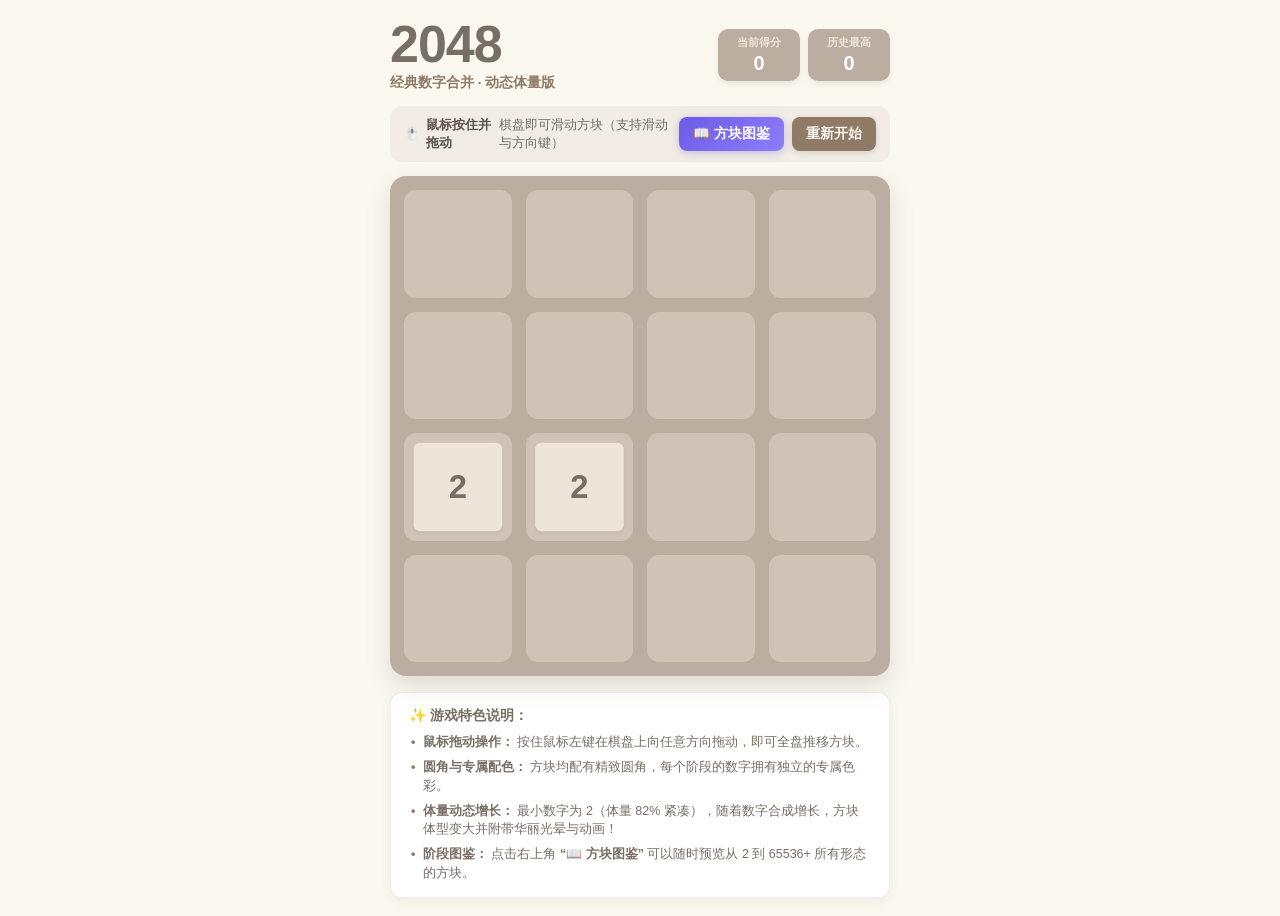
<file: games/2048/index.html>
<!DOCTYPE html>
<html lang="zh-CN">
<head>
  <meta charset="UTF-8">
  <meta name="viewport" content="width=device-width, initial-scale=1.0, user-scalable=no">
  <title>2048 经典版 - 鼠标拖动与方块图鉴</title>
  <link rel="stylesheet" href="style.css">
</head>
<body>
  <div class="game-wrapper">
    <!-- 头部信息与计分栏 -->
    <header class="game-header">
      <div class="title-area">
        <h1 class="game-title">2048</h1>
        <p class="subtitle">经典数字合并 · 动态体量版</p>
      </div>
      <div class="scores-container">
        <div class="score-box">
          <span class="score-label">当前得分</span>
          <span id="score" class="score-value">0</span>
          <div id="score-addition" class="score-addition"></div>
        </div>
        <div class="score-box best-box">
          <span class="score-label">历史最高</span>
          <span id="best-score" class="score-value">0</span>
        </div>
      </div>
    </header>

    <!-- 操作提示与功能按钮栏 -->
    <div class="game-intro">
      <div class="guide-text">
        <span class="mouse-icon">🖱️</span> <strong>鼠标按住并拖动</strong> 棋盘即可滑动方块（支持滑动与方向键）
      </div>
      <div class="actions">
        <button id="handbook-btn" class="btn handbook-btn" title="查看所有阶段方块的外观与体量">📖 方块图鉴</button>
        <button id="restart-btn" class="btn primary-btn">重新开始</button>
      </div>
    </div>

    <!-- 游戏棋盘区域 -->
    <div class="board-outer-container">
      <div id="game-board" class="game-board">
        <!-- 4x4 背景网格单元格 -->
        <div class="grid-cell"></div>
        <div class="grid-cell"></div>
        <div class="grid-cell"></div>
        <div class="grid-cell"></div>

        <div class="grid-cell"></div>
        <div class="grid-cell"></div>
        <div class="grid-cell"></div>
        <div class="grid-cell"></div>

        <div class="grid-cell"></div>
        <div class="grid-cell"></div>
        <div class="grid-cell"></div>
        <div class="grid-cell"></div>

        <div class="grid-cell"></div>
        <div class="grid-cell"></div>
        <div class="grid-cell"></div>
        <div class="grid-cell"></div>

        <!-- 动态数字方块渲染层 -->
        <div id="tile-container" class="tile-container"></div>

        <!-- 鼠标拖动实时方向指示器 -->
        <div id="drag-indicator" class="drag-indicator">
          <div class="drag-arrow"></div>
        </div>
      </div>

      <!-- 游戏结束/胜利达成浮层 -->
      <div id="game-message" class="game-message">
        <p id="game-message-text">游戏结束</p>
        <div class="game-message-sub" id="game-message-sub">没有可合并的方块了！</div>
        <div class="message-actions">
          <button id="retry-btn" class="btn primary-btn">再试一次</button>
          <button id="keep-going-btn" class="btn secondary-btn hide">继续挑战</button>
        </div>
      </div>
    </div>

    <!-- 📖 方块图鉴浮层 (展示所有阶段方块的外观、颜色、体积与特效) -->
    <div id="handbook-modal" class="modal-overlay">
      <div class="modal-content handbook-modal-content">
        <div class="modal-header">
          <div class="modal-title-wrap">
            <h2>📖 2048 方块阶段全景图鉴</h2>
            <span class="modal-subtitle">随着数字从 2 增长至 65536+，方块体量与光效逐步膨胀跃迁</span>
          </div>
          <button id="close-handbook-btn" class="close-btn" aria-label="关闭图鉴">&times;</button>
        </div>
        
        <div id="handbook-list" class="handbook-grid">
          <!-- JS 自动生成各阶段方块卡片 -->
        </div>

        <div class="modal-footer">
          <button id="close-handbook-footer-btn" class="btn primary-btn">返回游戏</button>
        </div>
      </div>
    </div>

    <!-- 游戏特色说明卡片 -->
    <footer class="game-footer">
      <div class="rules-card">
        <h3>✨ 游戏特色说明：</h3>
        <ul>
          <li><strong>鼠标拖动操作：</strong> 按住鼠标左键在棋盘上向任意方向拖动，即可全盘推移方块。</li>
          <li><strong>圆角与专属配色：</strong> 方块均配有精致圆角，每个阶段的数字拥有独立的专属色彩。</li>
          <li><strong>体量动态增长：</strong> 最小数字为 2（体量 82% 紧凑），随着数字合成增长，方块体型变大并附带华丽光晕与动画！</li>
          <li><strong>阶段图鉴：</strong> 点击右上角 <strong>“📖 方块图鉴”</strong> 可以随时预览从 2 到 65536+ 所有形态的方块。</li>
        </ul>
      </div>
    </footer>
  </div>

  <script src="script.js"></script>
</body>
</html>
</file>
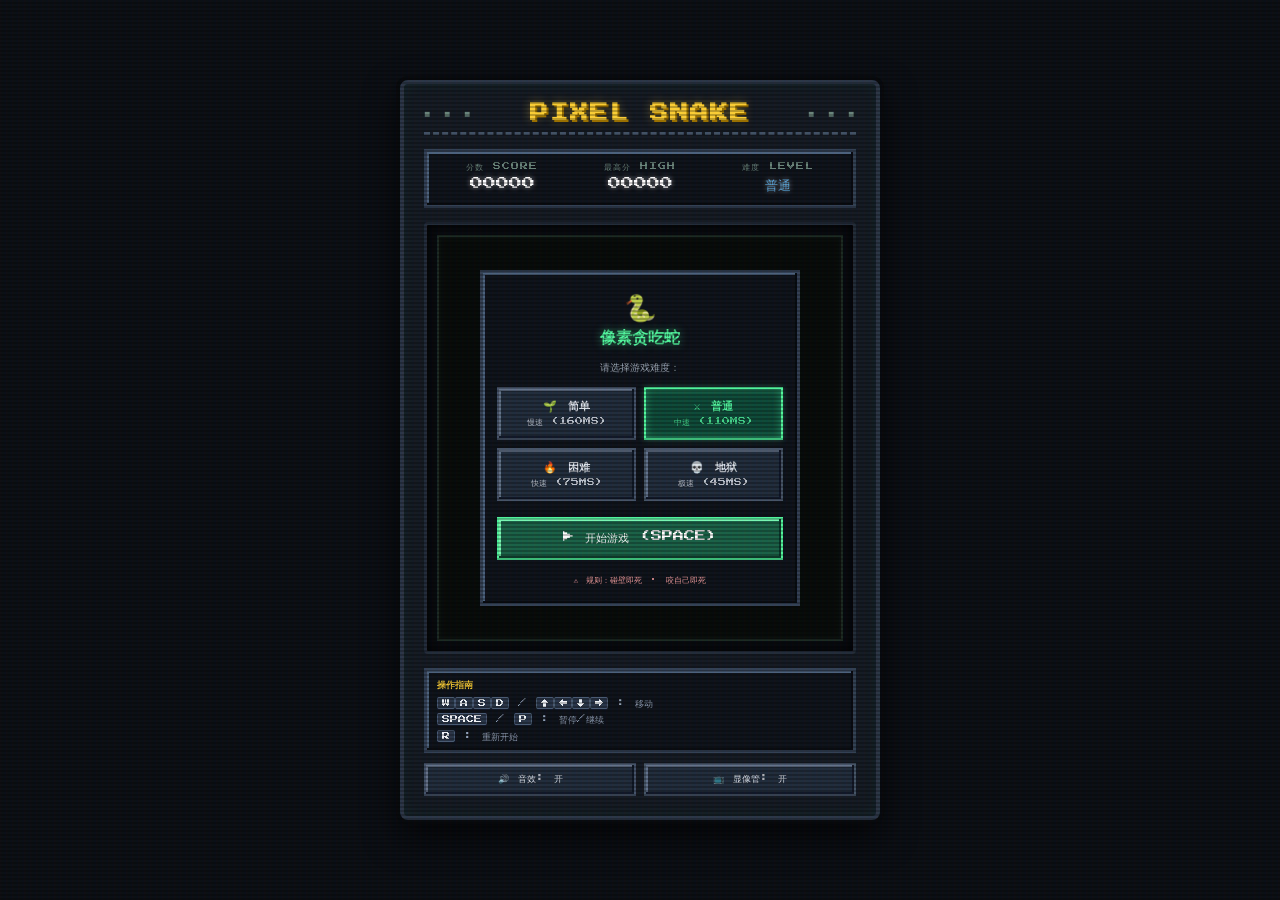
<file: games/snake/index.html>
<!DOCTYPE html>
<html lang="zh-CN">
<head>
    <meta charset="UTF-8">
    <meta name="viewport" content="width=device-width, initial-scale=1.0, maximum-scale=1.0, user-scalable=no">
    <title>像素贪吃蛇 | Retro Pixel Snake</title>
    <link rel="preconnect" href="https://fonts.googleapis.com">
    <link rel="preconnect" href="https://fonts.gstatic.com" crossorigin>
    <link href="https://fonts.googleapis.com/css2?family=Press+Start+2P&family=VT323&display=swap" rel="stylesheet">
    <link rel="stylesheet" href="style.css">
</head>
<body>
    <div class="crt-overlay"></div>
    <div class="arcade-cabinet">
        <!-- 顶部装饰与标题 -->
        <header class="arcade-header">
            <div class="header-decor left-decor">■ ■ ■</div>
            <h1 class="pixel-title">PIXEL SNAKE</h1>
            <div class="header-decor right-decor">■ ■ ■</div>
        </header>

        <!-- 状态栏 -->
        <div class="status-panel pixel-box">
            <div class="stat-item">
                <span class="stat-label">分数 SCORE</span>
                <span id="current-score" class="stat-value">00000</span>
            </div>
            <div class="stat-item">
                <span class="stat-label">最高分 HIGH</span>
                <span id="high-score" class="stat-value">00000</span>
            </div>
            <div class="stat-item">
                <span class="stat-label">难度 LEVEL</span>
                <span id="current-difficulty-tag" class="stat-value diff-normal">普通</span>
            </div>
        </div>

        <!-- 游戏视口与画布 -->
        <div class="screen-frame">
            <div class="screen-bezel">
                <canvas id="game-canvas" width="400" height="400"></canvas>

                <!-- 开始/难度选择遮罩 -->
                <div id="start-overlay" class="overlay-screen active">
                    <div class="overlay-card pixel-box">
                        <div class="logo-animation">
                            <span class="snake-pixel-char">🐍</span>
                            <h2>像素贪吃蛇</h2>
                        </div>
                        <p class="subtitle">请选择游戏难度：</p>
                        <div class="difficulty-group">
                            <button class="pixel-btn diff-btn" data-diff="easy">
                                <span class="diff-title">🌱 简单</span>
                                <span class="diff-desc">慢速 (160ms)</span>
                            </button>
                            <button class="pixel-btn diff-btn selected" data-diff="medium">
                                <span class="diff-title">⚔️ 普通</span>
                                <span class="diff-desc">中速 (110ms)</span>
                            </button>
                            <button class="pixel-btn diff-btn" data-diff="hard">
                                <span class="diff-title">🔥 困难</span>
                                <span class="diff-desc">快速 (75ms)</span>
                            </button>
                            <button class="pixel-btn diff-btn" data-diff="hell">
                                <span class="diff-title">💀 地狱</span>
                                <span class="diff-desc">极速 (45ms)</span>
                            </button>
                        </div>
                        <button id="btn-start-game" class="pixel-btn primary-btn start-glow-btn">
                            ▶ 开始游戏 (SPACE)
                        </button>
                        <div class="rule-hint">
                            <span>⚠ 规则：碰壁即死 · 咬自己即死</span>
                        </div>
                    </div>
                </div>

                <!-- 游戏结束遮罩 -->
                <div id="gameover-overlay" class="overlay-screen">
                    <div class="overlay-card pixel-box gameover-box">
                        <h2 class="gameover-title">GAME OVER</h2>
                        <p id="gameover-reason" class="gameover-reason">撞击边界，小蛇阵亡！</p>
                        
                        <div class="score-summary">
                            <div class="summary-row">
                                <span>本局得分：</span>
                                <strong id="final-score">0</strong>
                            </div>
                            <div class="summary-row">
                                <span>吃掉苹果：</span>
                                <strong id="final-apples">0</strong>
                            </div>
                            <div id="new-record-tag" class="new-record hidden">★ 刷新纪录 NEW RECORD ★</div>
                        </div>

                        <div class="gameover-actions">
                            <button id="btn-restart" class="pixel-btn primary-btn">
                                ↺ 再来一局 (SPACE)
                            </button>
                            <button id="btn-change-diff" class="pixel-btn">
                                ⚙ 切换难度
                            </button>
                        </div>
                    </div>
                </div>

                <!-- 暂停遮罩 -->
                <div id="pause-overlay" class="overlay-screen">
                    <div class="overlay-card pixel-box pause-box">
                        <h2>PAUSED</h2>
                        <p>按 空格键 或 P 键继续</p>
                    </div>
                </div>
            </div>
        </div>

        <!-- 底部控制与操作说明 -->
        <div class="control-panel">
            <div class="help-box pixel-box">
                <div class="help-title">操作指南</div>
                <div class="help-keys">
                    <span><kbd>W</kbd><kbd>A</kbd><kbd>S</kbd><kbd>D</kbd> / <kbd>↑</kbd><kbd>←</kbd><kbd>↓</kbd><kbd>→</kbd> : 移动</span>
                    <span><kbd>SPACE</kbd> / <kbd>P</kbd> : 暂停/继续</span>
                    <span><kbd>R</kbd> : 重新开始</span>
                </div>
            </div>

            <div class="sound-toggle-box">
                <button id="btn-sound-toggle" class="pixel-btn icon-btn" title="开关音效">
                    <span id="sound-icon">🔊</span> 音效: 开
                </button>
                <button id="btn-crt-toggle" class="pixel-btn icon-btn" title="CRT复古滤镜开关">
                    <span id="crt-icon">📺</span> 显像管: 开
                </button>
            </div>
        </div>

        <!-- 移动端/触摸虚拟手柄 -->
        <div class="touch-controls">
            <div class="dpad-grid">
                <button class="dpad-btn up" data-dir="UP">▲</button>
                <button class="dpad-btn left" data-dir="LEFT">◀</button>
                <button class="dpad-btn center" id="touch-pause-btn">⏸</button>
                <button class="dpad-btn right" data-dir="RIGHT">▶</button>
                <button class="dpad-btn down" data-dir="DOWN">▼</button>
            </div>
        </div>
    </div>

    <!-- 音效与游戏脚本 -->
    <script src="audio.js"></script>
    <script src="game.js"></script>
</body>
</html>
</file>
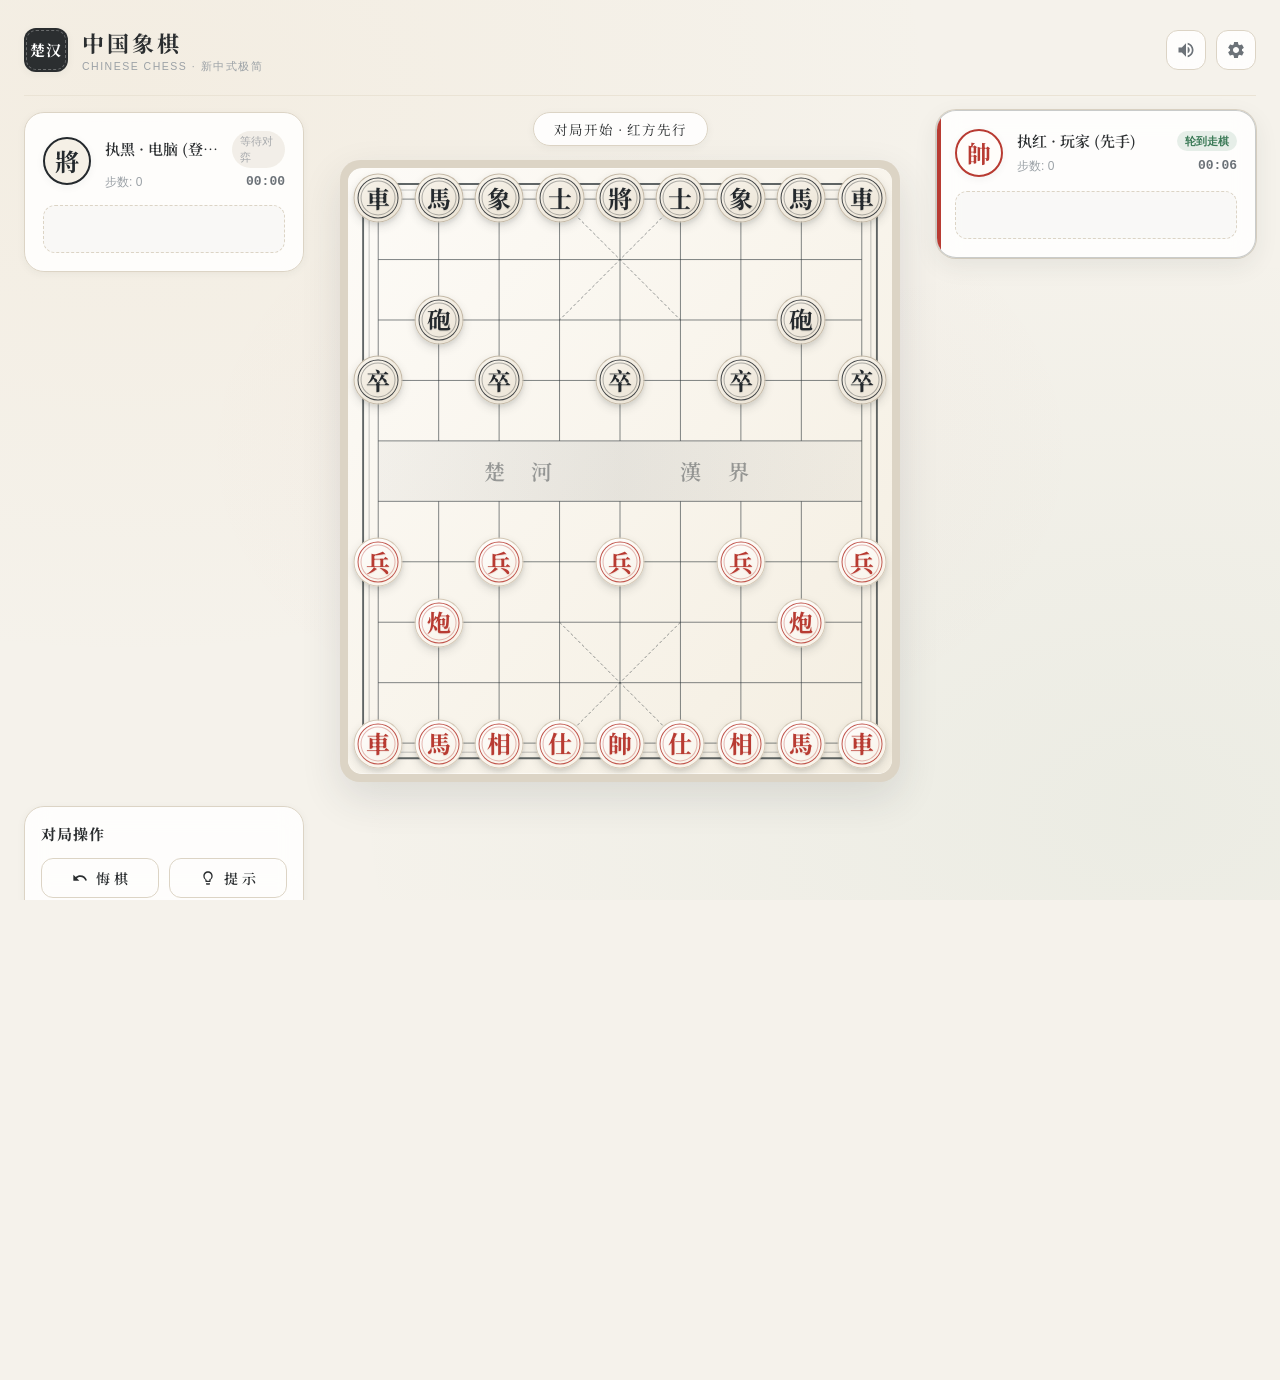
<file: games/xiangqi/index.html>
<!DOCTYPE html>
<html lang="zh-CN">
<head>
  <meta charset="UTF-8">
  <meta name="viewport" content="width=device-width, initial-scale=1.0, maximum-scale=1.0, user-scalable=no">
  <title>新中式极简 · 中国象棋</title>
  <link rel="stylesheet" href="style.css">
  <link rel="preconnect" href="https://fonts.googleapis.com">
  <link rel="preconnect" href="https://fonts.gstatic.com" crossorigin>
  <!-- Noto Serif SC for elegant Chinese typography -->
  <link href="https://fonts.googleapis.com/css2?family=Noto+Serif+SC:wght@300;400;600;700;900&family=ZCOOL+XiaoWei&display=swap" rel="stylesheet">
</head>
<body>
  <div class="app-container">
    <!-- Header / Navigation -->
    <header class="app-header">
      <div class="header-brand">
        <div class="brand-badge">
          <span class="badge-icon">楚汉</span>
        </div>
        <div class="brand-text">
          <h1>中国象棋</h1>
          <span class="subtitle">CHINESE CHESS · 新中式极简</span>
        </div>
      </div>
      
      <div class="header-controls">
        <button id="btn-sound-toggle" class="icon-btn" title="音效开关" aria-label="音效">
          <svg class="icon" viewBox="0 0 24 24" width="20" height="20">
            <path id="sound-icon-path" fill="currentColor" d="M3 9v6h4l5 5V4L7 9H3zm13.5 3c0-1.77-1.02-3.29-2.5-4.03v8.05c1.48-.73 2.5-2.25 2.5-4.02zM14 3.23v2.06c2.89.86 5 3.54 5 6.71s-2.11 5.85-5 6.71v2.06c4.01-.91 7-4.49 7-8.77s-2.99-7.86-7-8.77z"/>
          </svg>
        </button>
        <button id="btn-settings-toggle" class="icon-btn" title="设置" aria-label="设置">
          <svg class="icon" viewBox="0 0 24 24" width="20" height="20">
            <path fill="currentColor" d="M19.14 12.94c.04-.3.06-.61.06-.94 0-.32-.02-.64-.07-.94l2.03-1.58c.18-.14.23-.41.12-.61l-1.92-3.32c-.12-.22-.37-.29-.59-.22l-2.39.96c-.5-.38-1.03-.7-1.62-.94l-.36-2.54c-.04-.24-.24-.41-.48-.41h-3.84c-.24 0-.43.17-.47.41l-.36 2.54c-.59.24-1.13.57-1.62.94l-2.39-.96c-.22-.08-.47 0-.59.22L2.74 8.87c-.12.21-.08.47.12.61l2.03 1.58c-.05.3-.09.63-.09.94s.02.64.07.94l-2.03 1.58c-.18.14-.23.41-.12.61l1.92 3.32c.12.22.37.29.59.22l2.39-.96c.5.38 1.03.7 1.62.94l.36 2.54c.05.24.24.41.48.41h3.84c.24 0 .44-.17.47-.41l.36-2.54c.59-.24 1.13-.56 1.62-.94l2.39.96c.22.08.47 0 .59-.22l1.92-3.32c.12-.22.07-.47-.12-.61l-2.01-1.58zM12 15.6c-1.98 0-3.6-1.62-3.6-3.6s1.62-3.6 3.6-3.6 3.6 1.62 3.6 3.6-1.62 3.6-3.6 3.6z"/>
          </svg>
        </button>
      </div>
    </header>

    <!-- Main Game Area -->
    <main class="game-layout">
      <!-- Left / Top Info: Black Player -->
      <section class="player-card black-card" id="black-player-card">
        <div class="player-info">
          <div class="player-avatar black-avatar">
            <span class="avatar-char">將</span>
          </div>
          <div class="player-details">
            <div class="name-row">
              <span class="player-name" id="black-player-name">执黑 · 电脑 (AI)</span>
              <span class="turn-pill" id="black-turn-pill">思考中...</span>
            </div>
            <div class="timer-row">
              <span class="step-count" id="black-step-count">步数: 0</span>
              <span class="time-display" id="black-timer">00:00</span>
            </div>
          </div>
        </div>
        <div class="captured-tray" id="black-captured-tray" title="黑方吃掉的红方棋子">
          <!-- Captured red pieces injected here -->
        </div>
      </section>

      <!-- Center Board Wrapper -->
      <section class="board-wrapper">
        <!-- Floating Alerts & Status Banner -->
        <div class="status-banner" id="status-banner">
          <span class="status-text" id="status-text">红方先行 · 局始</span>
        </div>

        <!-- Check! / Win Overlay Banner (Animated) -->
        <div class="check-banner" id="check-banner">
          <span class="check-title" id="check-title">将 军</span>
        </div>

        <!-- The Chinese Chess Board Canvas / Grid Container -->
        <div class="chess-board-container" id="chess-board-container">
          <div class="board-outer-frame">
            <div class="board-inner" id="chess-board">
              <!-- SVG Board Background (Lines, River, Palace Diagonals, Position Markers) -->
              <svg class="board-svg-grid" id="board-svg" viewBox="0 0 720 800" preserveAspectRatio="xMidYMid meet">
                <!-- Defs for patterns and filters -->
                <defs>
                  <linearGradient id="riverGradient" x1="0%" y1="0%" x2="100%" y2="0%">
                    <stop offset="0%" stop-color="#2a333c" stop-opacity="0.04" />
                    <stop offset="50%" stop-color="#2a333c" stop-opacity="0.09" />
                    <stop offset="100%" stop-color="#2a333c" stop-opacity="0.04" />
                  </linearGradient>
                  <linearGradient id="boardBgGrad" x1="0%" y1="0%" x2="100%" y2="100%">
                    <stop offset="0%" stop-color="#fdfbf7" />
                    <stop offset="100%" stop-color="#f4eee1" />
                  </linearGradient>
                </defs>
                
                <!-- Board Base Plate -->
                <rect x="0" y="0" width="720" height="800" rx="16" fill="url(#boardBgGrad)" />
                <rect x="20" y="20" width="680" height="760" rx="10" fill="none" stroke="#2c3437" stroke-width="2.5" stroke-opacity="0.75" />
                <rect x="28" y="28" width="664" height="744" rx="6" fill="none" stroke="#2c3437" stroke-width="1" stroke-opacity="0.35" />

                <!-- Grid Lines (Generated/Drawn in SVG) -->
                <g id="svg-grid-lines" stroke="#2c3437" stroke-width="1.2" stroke-opacity="0.65"></g>

                <!-- River Area -->
                <rect x="40" y="360" width="640" height="80" fill="url(#riverGradient)" />
                <text x="180" y="412" class="river-text" fill="#2c3437" fill-opacity="0.45" font-family="'Noto Serif SC', 'ZCOOL XiaoWei', serif" font-size="28" font-weight="600" letter-spacing="14">楚 河</text>
                <text x="440" y="412" class="river-text" fill="#2c3437" fill-opacity="0.45" font-family="'Noto Serif SC', 'ZCOOL XiaoWei', serif" font-size="28" font-weight="600" letter-spacing="14">漢 界</text>

                <!-- Palace Diagonals -->
                <g id="svg-palace-lines" stroke="#2c3437" stroke-width="1.2" stroke-dasharray="4 3" stroke-opacity="0.55"></g>

                <!-- Position Markers ('+' crosses for Cannons and Soldiers) -->
                <g id="svg-cross-markers" stroke="#2c3437" stroke-width="1.2" stroke-opacity="0.6"></g>
              </svg>

              <!-- Layer for Animated Piece Elements -->
              <div class="board-pieces-layer" id="board-pieces"></div>

              <!-- Layer for Highlights (Last Move, Selected Piece, Legal Moves) -->
              <div class="board-indicators-layer" id="board-indicators"></div>
            </div>
          </div>
        </div>
      </section>

      <!-- Right / Bottom Info: Red Player -->
      <section class="player-card red-card active-turn" id="red-player-card">
        <div class="player-info">
          <div class="player-avatar red-avatar">
            <span class="avatar-char">帥</span>
          </div>
          <div class="player-details">
            <div class="name-row">
              <span class="player-name" id="red-player-name">执红 · 玩家 (先手)</span>
              <span class="turn-pill" id="red-turn-pill">轮到走棋</span>
            </div>
            <div class="timer-row">
              <span class="step-count" id="red-step-count">步数: 0</span>
              <span class="time-display" id="red-timer">00:00</span>
            </div>
          </div>
        </div>
        <div class="captured-tray" id="red-captured-tray" title="红方吃掉的黑方棋子">
          <!-- Captured black pieces injected here -->
        </div>
      </section>

      <!-- Side / Control Panel (Toolbar & History) -->
      <aside class="game-sidebar">
        <!-- Quick Action Bar -->
        <div class="panel-card actions-panel">
          <h2 class="panel-title">对局操作</h2>
          <div class="action-grid">
            <button id="btn-undo" class="btn btn-outline" title="撤销上一步走棋">
              <svg class="btn-icon" viewBox="0 0 24 24" width="16" height="16"><path fill="currentColor" d="M12.5 8c-2.65 0-5.05.99-6.9 2.6L2 7v9h9l-3.62-3.62c1.39-1.16 3.16-1.88 5.12-1.88 3.54 0 6.55 2.31 7.6 5.5l2.37-.78C21.08 11.03 17.15 8 12.5 8z"/></svg>
              <span>悔 棋</span>
            </button>
            <button id="btn-hint" class="btn btn-outline" title="获取最佳走法建议">
              <svg class="btn-icon" viewBox="0 0 24 24" width="16" height="16"><path fill="currentColor" d="M9 21c0 .55.45 1 1 1h4c.55 0 1-.45 1-1v-1H9v1zm3-19C8.14 2 5 5.14 5 9c0 2.38 1.19 4.47 3 5.74V17c0 .55.45 1 1 1h6c.55 0 1-.45 1-1v-2.26c1.81-1.27 3-3.36 3-5.74 0-3.86-3.14-7-7-7zm2.85 11.1l-.85.6V16h-4v-1.3l-.85-.6C7.8 13.08 7 11.64 7 9c0-2.76 2.24-5 5-5s5 2.24 5 5c0 2.64-.8 4.08-2.15 5.1z"/></svg>
              <span>提 示</span>
            </button>
            <button id="btn-flip" class="btn btn-outline" title="翻转红黑视角">
              <svg class="btn-icon" viewBox="0 0 24 24" width="16" height="16"><path fill="currentColor" d="M7 7h10v3l4-4-4-4v3H5v6h2V7zm10 10H7v-3l-4 4 4 4v-3h12v-6h-2v4z"/></svg>
              <span>翻 转</span>
            </button>
            <button id="btn-restart" class="btn btn-primary" title="重新开始新对局">
              <svg class="btn-icon" viewBox="0 0 24 24" width="16" height="16"><path fill="currentColor" d="M17.65 6.35C16.2 4.9 14.21 4 12 4c-4.42 0-7.99 3.58-7.99 8s3.57 8 7.99 8c3.73 0 6.84-2.55 7.73-6h-2.08c-.82 2.33-3.04 4-5.65 4-3.31 0-6-2.69-6-6s2.69-6 6-6c1.66 0 3.14.69 4.22 1.78L13 11h7V4l-2.35 2.35z"/></svg>
              <span>新 局</span>
            </button>
          </div>
        </div>

        <!-- Mode & Settings Summary -->
        <div class="panel-card mode-panel">
          <div class="mode-header">
            <span class="panel-label">对弈模式</span>
            <span class="mode-tag" id="current-mode-tag">人机对战 · 中级</span>
          </div>
          <div class="mode-selectors">
            <div class="radio-group">
              <button class="mode-tab active" data-mode="ai">人机对战</button>
              <button class="mode-tab" data-mode="pvp">双人同屏</button>
              <button class="mode-tab" data-mode="demo">AI观战</button>
            </div>
            <!-- AI Difficulty sub-selection (hidden in pvp) -->
            <div class="ai-difficulty-wrap" id="ai-difficulty-wrap">
              <label for="ai-difficulty-select">AI 棋力：</label>
              <select id="ai-difficulty-select" class="custom-select">
                <option value="easy">初窥门径 (新手入门)</option>
                <option value="medium" selected>登堂入室 (进阶博弈)</option>
                <option value="hard">炉火纯青 (大师深度)</option>
              </select>
            </div>
          </div>
        </div>

        <!-- Move History / Notation Record (棋谱) -->
        <div class="panel-card history-panel">
          <div class="history-header">
            <h2 class="panel-title">棋谱记谱</h2>
            <button id="btn-export-pgn" class="text-link-btn" title="复制棋谱文本">导出文本</button>
          </div>
          <div class="history-list-wrapper" id="history-scroll-box">
            <table class="history-table" id="history-table">
              <thead>
                <tr>
                  <th width="20%">回合</th>
                  <th width="40%">红 方</th>
                  <th width="40%">黑 方</th>
                </tr>
              </thead>
              <tbody id="history-table-body">
                <!-- Move rows dynamically added here -->
              </tbody>
            </table>
            <div class="empty-history-tip" id="empty-history-tip">虚席以待，执红起手</div>
          </div>
        </div>
      </aside>
    </main>

    <!-- Game Over Modal -->
    <div class="modal-backdrop" id="game-over-modal">
      <div class="modal-card">
        <div class="modal-seal" id="modal-seal">胜</div>
        <h3 class="modal-title" id="modal-result-title">红方胜出</h3>
        <p class="modal-desc" id="modal-result-desc">绝杀！黑方已无路可走。</p>
        <div class="modal-stats" id="modal-stats">
          <div class="stat-item">
            <span class="stat-num" id="stat-total-turns">0</span>
            <span class="stat-label">总回合数</span>
          </div>
          <div class="stat-item">
            <span class="stat-num" id="stat-total-time">00:00</span>
            <span class="stat-label">对局用时</span>
          </div>
        </div>
        <div class="modal-actions">
          <button class="btn btn-primary btn-block" id="btn-modal-restart">再来一局</button>
          <button class="btn btn-outline btn-block" id="btn-modal-close">查看棋盘</button>
        </div>
      </div>
    </div>

    <!-- Settings Modal -->
    <div class="modal-backdrop" id="settings-modal">
      <div class="modal-card">
        <div class="settings-modal-header">
          <h3 class="modal-title">偏好设置</h3>
          <button class="close-btn" id="btn-close-settings">&times;</button>
        </div>
        <div class="settings-group">
          <div class="setting-item">
            <div class="setting-text">
              <span class="setting-title">游戏音效</span>
              <span class="setting-desc">下棋、吃子、将军与胜负音效</span>
            </div>
            <label class="toggle-switch">
              <input type="checkbox" id="setting-sound" checked>
              <span class="slider"></span>
            </label>
          </div>
          <div class="setting-item">
            <div class="setting-text">
              <span class="setting-title">走法与将军提示</span>
              <span class="setting-desc">高亮落子点及最后一步轨迹</span>
            </div>
            <label class="toggle-switch">
              <input type="checkbox" id="setting-hints" checked>
              <span class="slider"></span>
            </label>
          </div>
          <div class="setting-item">
            <div class="setting-text">
              <span class="setting-title">棋子平滑动画</span>
              <span class="setting-desc">落子滑动及被吃淡出动效</span>
            </div>
            <label class="toggle-switch">
              <input type="checkbox" id="setting-animation" checked>
              <span class="slider"></span>
            </label>
          </div>
          <div class="setting-item">
            <div class="setting-text">
              <span class="setting-title">玩家阵营 (人机模式)</span>
              <span class="setting-desc">选择执红先行或执黑后手</span>
            </div>
            <div class="side-picker">
              <button class="side-btn active" data-side="r">执红先行</button>
              <button class="side-btn" data-side="b">执黑后手</button>
            </div>
          </div>
        </div>
        <div class="modal-actions">
          <button class="btn btn-primary btn-block" id="btn-save-settings">保 存</button>
        </div>
      </div>
    </div>

    <!-- Toast Notification -->
    <div class="toast-container" id="toast-container"></div>
  </div>

  <!-- Scripts -->
  <script src="js/audio.js"></script>
  <script src="js/rules.js"></script>
  <script src="js/ai.js"></script>
  <script src="js/ui.js"></script>
  <script src="js/app.js"></script>
</body>
</html>
</file>
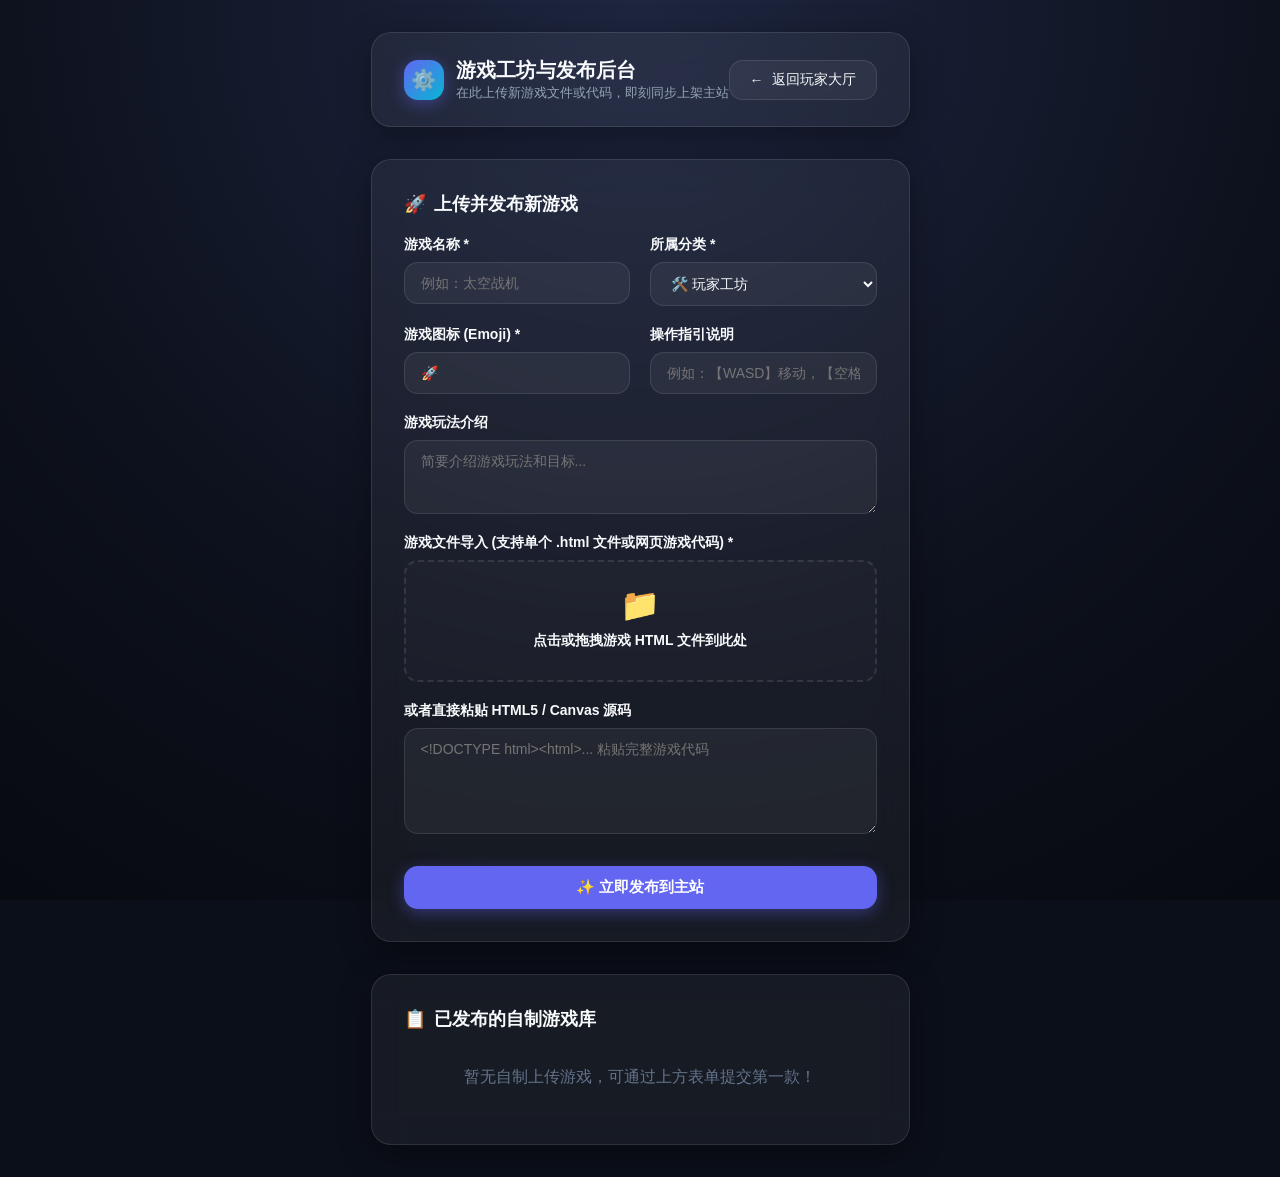
<file: admin.html>
<!DOCTYPE html>
<html lang="zh-CN">
<head>
  <meta charset="UTF-8">
  <meta name="viewport" content="width=device-width, initial-scale=1.0">
  <title>游戏工坊管理后台 - 极光游戏港</title>
  <link rel="stylesheet" href="css/style.css">
  <link rel="stylesheet" href="css/components.css">
  <style>
    .admin-container {
      max-width: 1080px;
      margin: 32px auto;
      padding: 0 24px;
      display: flex;
      flex-direction: column;
      gap: 32px;
    }

    .admin-header {
      display: flex;
      align-items: center;
      justify-content: space-between;
      padding: 24px 32px;
    }

    .form-grid {
      display: grid;
      grid-template-columns: 1fr 1fr;
      gap: 20px;
    }

    @media (max-width: 768px) {
      .form-grid {
        grid-template-columns: 1fr;
      }
    }

    .form-group {
      display: flex;
      flex-direction: column;
      gap: 8px;
    }

    .form-group.full-width {
      grid-column: 1 / -1;
    }

    .form-label {
      font-size: 14px;
      font-weight: 600;
      color: var(--text-main);
    }

    .form-input, .form-select, .form-textarea {
      background: rgba(255, 255, 255, 0.05);
      border: 1px solid var(--glass-border);
      border-radius: var(--radius-md);
      padding: 12px 16px;
      color: var(--text-main);
      font-family: inherit;
      font-size: 14px;
      outline: none;
      transition: all var(--transition-fast);
    }

    .form-input:focus, .form-select:focus, .form-textarea:focus {
      border-color: var(--accent-color);
      background: rgba(255, 255, 255, 0.08);
      box-shadow: 0 0 16px var(--accent-glow);
    }

    .form-select option {
      background: #0f172a;
      color: #fff;
    }

    .file-dropzone {
      border: 2px dashed var(--glass-border);
      border-radius: var(--radius-md);
      padding: 24px;
      text-align: center;
      cursor: pointer;
      background: rgba(255, 255, 255, 0.02);
      transition: all var(--transition-fast);
    }

    .file-dropzone:hover, .file-dropzone.dragover {
      border-color: var(--accent-color);
      background: rgba(99, 102, 241, 0.08);
    }

    .btn-primary {
      padding: 12px 28px;
      background: var(--accent-color);
      color: #fff;
      border: none;
      border-radius: var(--radius-md);
      font-size: 15px;
      font-weight: 600;
      cursor: pointer;
      box-shadow: 0 4px 16px var(--accent-glow);
      transition: all var(--transition-fast);
    }

    .btn-primary:hover {
      background: #4f46e5;
      transform: translateY(-2px);
    }

    .manage-table {
      width: 100%;
      border-collapse: collapse;
      margin-top: 16px;
    }

    .manage-table th, .manage-table td {
      padding: 14px 16px;
      text-align: left;
      border-bottom: 1px solid var(--glass-border);
    }

    .manage-table th {
      color: var(--text-muted);
      font-size: 13px;
    }

    .danger-btn {
      padding: 4px 10px;
      border-radius: var(--radius-sm);
      background: rgba(239, 68, 68, 0.15);
      border: 1px solid rgba(239, 68, 68, 0.3);
      color: #fca5a5;
      cursor: pointer;
    }

    .danger-btn:hover {
      background: #ef4444;
      color: #fff;
    }
  </style>
</head>
<body>

  <div class="admin-container">
    <!-- 后台顶栏 -->
    <header class="glass-panel admin-header">
      <div style="display: flex; align-items: center; gap: 12px;">
        <div class="brand-logo" style="font-size: 20px;">⚙️</div>
        <div>
          <h1 style="font-size: 20px; font-weight: 700;">游戏工坊与发布后台</h1>
          <p style="font-size: 13px; color: var(--text-muted);">在此上传新游戏文件或代码，即刻同步上架主站</p>
        </div>
      </div>
      <a href="index.html" class="action-link-btn">
        <span>←</span> 返回玩家大厅
      </a>
    </header>

    <!-- 上传/新增游戏表单 -->
    <section class="glass-panel" style="padding: 32px;">
      <h2 style="font-size: 18px; font-weight: 700; margin-bottom: 20px; display: flex; align-items: center; gap: 8px;">
        <span>🚀</span> 上传并发布新游戏
      </h2>

      <form id="addGameForm" class="form-grid">
        <div class="form-group">
          <label class="form-label">游戏名称 *</label>
          <input type="text" id="gameTitle" class="form-input" placeholder="例如：太空战机" required>
        </div>

        <div class="form-group">
          <label class="form-label">所属分类 *</label>
          <select id="gameCategory" class="form-select" required>
            <option value="puzzle">🧩 益智解谜</option>
            <option value="action">⚡ 敏捷反应</option>
            <option value="arcade">🎮 复古街机</option>
            <option value="board">♟️ 策略棋牌</option>
            <option value="casual">🛋️ 休闲解压</option>
            <option value="custom" selected>🛠️ 玩家工坊</option>
          </select>
        </div>

        <div class="form-group">
          <label class="form-label">游戏图标 (Emoji) *</label>
          <input type="text" id="gameIcon" class="form-input" value="🚀" placeholder="例如：🚀, ⚔️, 🏎️" required>
        </div>

        <div class="form-group">
          <label class="form-label">操作指引说明</label>
          <input type="text" id="gameControls" class="form-input" placeholder="例如：【WASD】移动，【空格】射击">
        </div>

        <div class="form-group full-width">
          <label class="form-label">游戏玩法介绍</label>
          <textarea id="gameDescription" class="form-textarea" rows="3" placeholder="简要介绍游戏玩法和目标..."></textarea>
        </div>

        <!-- 游戏文件上传区 -->
        <div class="form-group full-width">
          <label class="form-label">游戏文件导入 (支持单个 .html 文件或网页游戏代码) *</label>
          <div id="dropzone" class="file-dropzone">
            <div style="font-size: 32px; margin-bottom: 8px;">📁</div>
            <div style="font-size: 14px; font-weight: 600;">点击或拖拽游戏 HTML 文件到此处</div>
            <div id="fileNameDisplay" style="font-size: 12px; color: var(--accent-secondary); margin-top: 6px;"></div>
            <input type="file" id="gameFileInput" accept=".html,.htm" style="display: none;">
          </div>
        </div>

        <!-- 或者直接粘贴 HTML 代码 -->
        <div class="form-group full-width">
          <label class="form-label">或者直接粘贴 HTML5 / Canvas 源码</label>
          <textarea id="gameRawHtml" class="form-textarea" rows="5" placeholder="<!DOCTYPE html><html>... 粘贴完整游戏代码"></textarea>
        </div>

        <div class="form-group full-width" style="display: flex; justify-content: flex-end; margin-top: 12px;">
          <button type="submit" class="btn-primary">✨ 立即发布到主站</button>
        </div>
      </form>
    </section>

    <!-- 已上传自定义游戏管理列表 -->
    <section class="glass-panel" style="padding: 32px;">
      <h2 style="font-size: 18px; font-weight: 700; margin-bottom: 12px; display: flex; align-items: center; gap: 8px;">
        <span>📋</span> 已发布的自制游戏库
      </h2>
      <div id="customGamesList">
        <!-- 动态生成自制游戏表格 -->
      </div>
    </section>
  </div>

  <script src="js/games-data.js"></script>
  <script src="js/storage.js"></script>
  <script src="js/auth.js"></script>
  <script src="js/admin.js"></script>
</body>
</html>
</file>
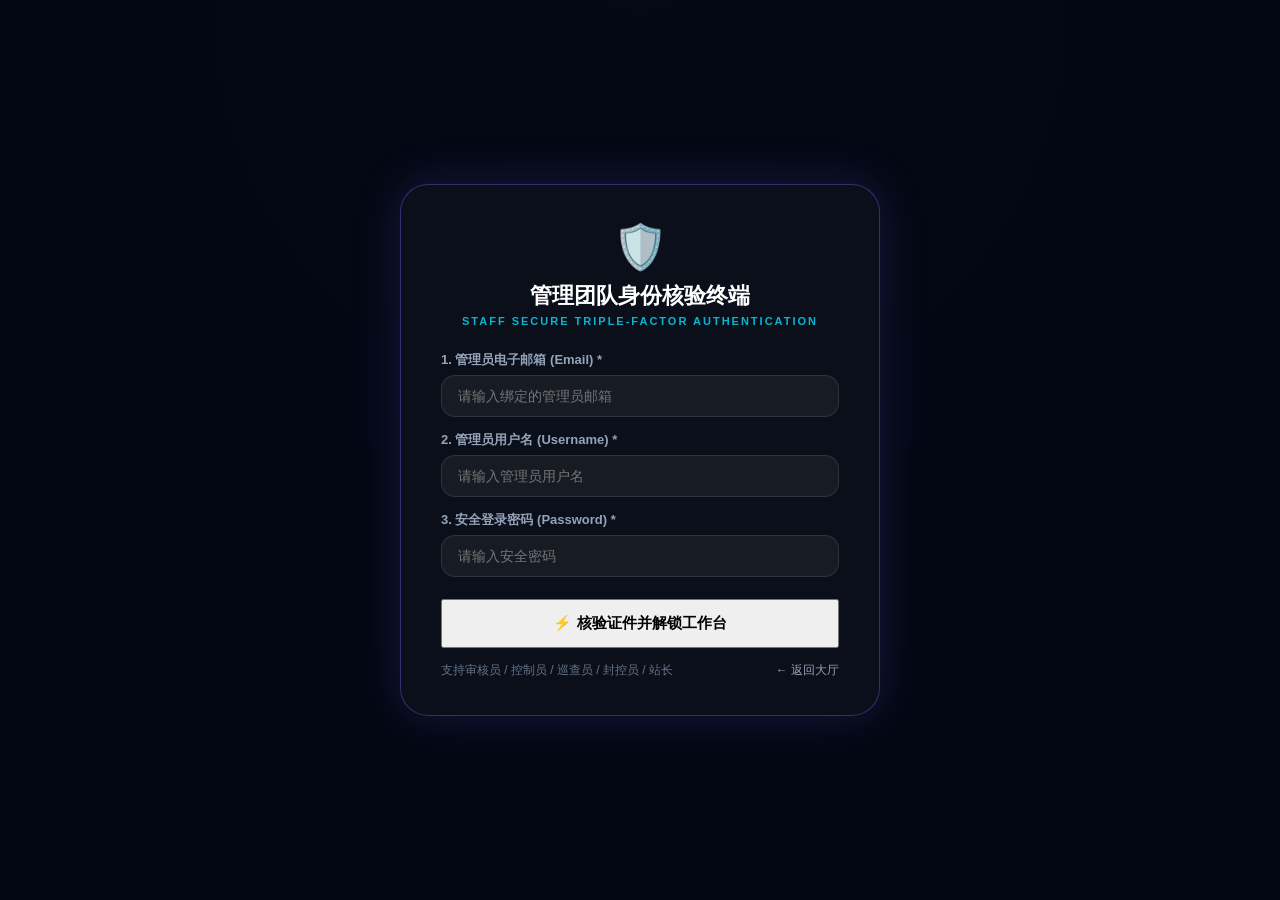
<file: staff-workbench.html>
<!DOCTYPE html>
<html lang="zh-CN">
<head>
  <meta charset="UTF-8">
  <meta name="viewport" content="width=device-width, initial-scale=1.0">
  <title>🛡️ 极光游戏港 · 管理团队协同工作台</title>
  <link rel="stylesheet" href="css/style.css">
  <link rel="stylesheet" href="css/components.css">
  <style>
    .wb-container {
      max-width: 1200px;
      margin: 32px auto;
      padding: 0 24px;
      display: flex;
      flex-direction: column;
      gap: 28px;
    }
    .wb-header {
      display: flex;
      align-items: center;
      justify-content: space-between;
      padding: 24px 32px;
    }
    .wb-tabs {
      display: flex;
      gap: 10px;
      border-bottom: 1px solid var(--glass-border);
      padding-bottom: 12px;
    }
    .wb-tab-btn {
      padding: 10px 22px;
      border-radius: var(--radius-full);
      border: 1px solid transparent;
      background: var(--glass-bg);
      color: var(--text-muted);
      font-size: 14px;
      font-weight: 700;
      cursor: pointer;
      display: flex;
      align-items: center;
      gap: 8px;
      transition: all 0.2s;
    }
    .wb-tab-btn:hover {
      background: var(--glass-bg-hover);
      color: var(--text-main);
    }
    .wb-tab-btn.active {
      background: var(--accent-color);
      color: #fff;
      box-shadow: 0 0 16px var(--accent-glow);
    }
    .wb-card {
      background: var(--glass-bg);
      backdrop-filter: var(--glass-blur);
      border: 1px solid var(--glass-border);
      border-radius: var(--radius-lg);
      padding: 28px;
    }
    .submission-item {
      background: rgba(255, 255, 255, 0.03);
      border: 1px solid var(--glass-border);
      border-radius: var(--radius-md);
      padding: 20px;
      margin-bottom: 16px;
      display: flex;
      justify-content: space-between;
      align-items: center;
      gap: 16px;
    }
    .sandbox-modal {
      position: fixed;
      top: 0; left: 0; width: 100vw; height: 100vh;
      background: rgba(0, 0, 0, 0.85);
      backdrop-filter: blur(20px);
      z-index: 2000;
      display: none;
      flex-direction: column;
      align-items: center;
      justify-content: center;
      padding: 24px;
    }
    .sandbox-modal.active {
      display: flex;
    }
    .sandbox-inner {
      width: 100%;
      max-width: 900px;
      background: #0f172a;
      border: 1px solid var(--glass-border-hover);
      border-radius: var(--radius-lg);
      overflow: hidden;
      display: flex;
      flex-direction: column;
      height: 80vh;
    }

    /* 管理团队身份核验门禁 */
    .staff-auth-gate {
      position: fixed;
      top: 0; left: 0; width: 100vw; height: 100vh;
      background: rgba(3, 7, 18, 0.92);
      backdrop-filter: blur(20px);
      z-index: 3000;
      display: flex;
      align-items: center;
      justify-content: center;
      padding: 20px;
    }
    .staff-auth-gate.hidden {
      display: none;
    }
    .gate-card {
      background: #0b0f19;
      border: 1px solid rgba(99, 102, 241, 0.4);
      border-radius: var(--radius-xl);
      padding: 36px 40px;
      width: 100%;
      max-width: 480px;
      box-shadow: 0 0 50px rgba(99, 102, 241, 0.2);
    }
    .gate-header {
      text-align: center;
      margin-bottom: 24px;
    }
    .gate-icon {
      font-size: 44px;
      margin-bottom: 8px;
    }
    .gate-title {
      font-size: 22px;
      font-weight: 800;
      color: #fff;
    }
    .gate-subtitle {
      font-size: 11px;
      letter-spacing: 2px;
      color: var(--accent-secondary);
      margin-top: 4px;
      font-weight: 700;
    }
    .gate-error-banner {
      background: rgba(239, 68, 68, 0.15);
      border: 1px solid #ef4444;
      color: #fca5a5;
      padding: 10px 14px;
      border-radius: var(--radius-sm);
      font-size: 13px;
      margin-bottom: 16px;
      display: none;
      align-items: center;
      gap: 8px;
    }
    .gate-error-banner.show {
      display: flex;
    }
    .gate-input-group {
      display: flex;
      flex-direction: column;
      gap: 6px;
      margin-bottom: 14px;
    }
    .gate-input-label {
      font-size: 13px;
      font-weight: 700;
      color: var(--text-muted);
    }
    .gate-text-input {
      background: rgba(255, 255, 255, 0.05);
      border: 1px solid var(--glass-border);
      border-radius: var(--radius-md);
      padding: 12px 16px;
      color: #fff;
      font-size: 14px;
      outline: none;
      transition: all 0.2s;
    }
    .gate-text-input:focus {
      border-color: var(--accent-color);
      box-shadow: 0 0 14px var(--accent-glow);
    }
  </style>
</head>
<body>

  <!-- ==========================================
       1. 管理团队专属三重凭证核验门禁终端
       ========================================== -->
  <div id="staffAuthGate" class="staff-auth-gate">
    <div class="gate-card">
      <div class="gate-header">
        <div class="gate-icon">🛡️</div>
        <h2 class="gate-title">管理团队身份核验终端</h2>
        <p class="gate-subtitle">STAFF SECURE TRIPLE-FACTOR AUTHENTICATION</p>
      </div>

      <div id="staffGateErrorBanner" class="gate-error-banner">
        <span>⚠️</span>
        <span id="staffGateErrorText">核验未通过，请核对凭证！</span>
      </div>

      <form id="staffGateForm" autocomplete="off">
        <div class="gate-input-group">
          <label class="gate-input-label">1. 管理员电子邮箱 (Email) *</label>
          <input type="email" id="staffGateEmail" class="gate-text-input" placeholder="请输入绑定的管理员邮箱" required autocomplete="off">
        </div>

        <div class="gate-input-group">
          <label class="gate-input-label">2. 管理员用户名 (Username) *</label>
          <input type="text" id="staffGateUsername" class="gate-text-input" placeholder="请输入管理员用户名" required autocomplete="off">
        </div>

        <div class="gate-input-group">
          <label class="gate-input-label">3. 安全登录密码 (Password) *</label>
          <input type="password" id="staffGatePassword" class="gate-text-input" placeholder="请输入安全密码" required autocomplete="new-password">
        </div>

        <button type="submit" class="btn-primary" style="width: 100%; padding: 13px; font-size: 15px; font-weight: 800; margin-top: 8px;">
          ⚡ 核验证件并解锁工作台
        </button>

        <div style="display: flex; justify-content: space-between; font-size: 12px; color: var(--text-dim); margin-top: 14px;">
          <span>支持审核员 / 控制员 / 巡查员 / 封控员 / 站长</span>
          <a href="index.html" style="color: var(--text-muted); text-decoration: none;">← 返回大厅</a>
        </div>
      </form>
    </div>
  </div>

  <!-- ==========================================
       2. 协同工作台主容器
       ========================================== -->
  <div id="staffWorkbenchApp" class="wb-container" style="display: none;">
    <!-- 工作台顶栏 -->
    <header class="glass-panel wb-header">
      <div style="display: flex; align-items: center; gap: 14px;">
        <div class="brand-logo">🛡️</div>
        <div>
          <h1 style="font-size: 20px; font-weight: 800;">管理团队协同工作台</h1>
          <p style="font-size: 13px; color: var(--text-muted);">
            当前执勤身份：<strong id="myRoleTag" style="color: var(--accent-secondary);">未登录</strong>
          </p>
        </div>
      </div>
      <div style="display: flex; gap: 12px; align-items: center;">
        <button id="lockStaffTerminalBtn" class="stage-control-btn" style="color: #f87171; border-color: rgba(239, 68, 68, 0.4);">
          🔒 锁定工作台
        </button>
        <a href="admin-portal/index.html" class="action-link-btn" style="background: rgba(245, 158, 11, 0.2); border-color: var(--gold-primary); color: #fbbf24; font-weight: 700;">
          👑 站长最高独立控制台
        </a>
        <a href="index.html" class="action-link-btn">← 返回大厅</a>
      </div>
    </header>

    <!-- 工作台功能选项卡 -->
    <div class="wb-tabs">
      <button class="wb-tab-btn active" data-tab="review">🎮 游戏初审 (审核员)</button>
      <button class="wb-tab-btn" data-tab="release">⚙️ 终审发布 (控制员)</button>
      <button class="wb-tab-btn" data-tab="inspect">👁️ 巡查取证 (巡查员)</button>
      <button class="wb-tab-btn" data-tab="enforce">🛡️ 违规封控 (封控员)</button>
    </div>

    <!-- 选项卡 1：游戏初审 (审核员专属) -->
    <section id="pane-review" class="wb-card">
      <h2 style="font-size: 18px; margin-bottom: 8px;">🎮 待初审试玩游戏队列</h2>
      <p style="font-size: 13px; color: var(--text-muted); margin-bottom: 20px;">
        职责：进入隔离沙箱试玩、排查有无恶性 Bug、死锁或违规脚本，并提交评估报告给后台控制员。
      </p>
      <div id="reviewQueueList">
        <!-- 动态生成 -->
      </div>
    </section>

    <!-- 选项卡 2：终审发布 (控制员专属) -->
    <section id="pane-release" class="wb-card" style="display: none;">
      <h2 style="font-size: 18px; margin-bottom: 8px;">⚙️ 终审与发布上架控制台</h2>
      <p style="font-size: 13px; color: var(--text-muted); margin-bottom: 20px;">
        职责：审阅审核员提交的初审试玩报告，最终确认并一键【全网上架】或【驳回反馈】。
      </p>
      <div id="releaseQueueList">
        <!-- 动态生成 -->
      </div>
    </section>

    <!-- 选项卡 3：巡查取证 (巡查员专属) -->
    <section id="pane-inspect" class="wb-card" style="display: none;">
      <h2 style="font-size: 18px; margin-bottom: 8px;">👁️ 社区日常巡查与违规工单提交</h2>
      <p style="font-size: 13px; color: var(--text-muted); margin-bottom: 20px;">
        职责：巡视全站游戏、排行榜与用户行为，发现违规即刻生成取证工单推给封控员。
      </p>
      
      <form id="inspectForm" style="display: grid; grid-template-columns: 1fr 1fr; gap: 16px; margin-bottom: 28px;">
        <div>
          <label style="font-size: 13px; font-weight: 600;">涉嫌违规的用户名 / 账号 *</label>
          <input type="text" id="ticketTarget" class="search-input" style="width: 100%; border-radius: 8px; margin-top: 6px;" placeholder="例如：cheater_01" required>
        </div>
        <div>
          <label style="font-size: 13px; font-weight: 600;">违规类型 *</label>
          <select id="ticketType" class="search-input" style="width: 100%; border-radius: 8px; margin-top: 6px; background: #0f172a;" required>
            <option value="作弊刷分">🏆 异常利用漏洞/修改器刷高分</option>
            <option value="恶意脚本">⚠️ 上传破坏性/跳网页恶意代码</option>
            <option value="违规命名/广告">📢 昵称或描述包含垃圾广告</option>
            <option value="其他违规">🚨 其他破坏平台秩序行为</option>
          </select>
        </div>
        <div style="grid-column: 1 / -1;">
          <label style="font-size: 13px; font-weight: 600;">取证描述与事实说明 *</label>
          <textarea id="ticketEvidence" class="search-input" style="width: 100%; height: 80px; border-radius: 8px; margin-top: 6px;" placeholder="简述巡查发现的异常事实..." required></textarea>
        </div>
        <div style="grid-column: 1 / -1; display: flex; justify-content: flex-end;">
          <button type="submit" class="stage-control-btn" style="background: var(--accent-color); border: none; padding: 10px 24px; font-weight: 700;">
            📤 提交违规工单给封控员
          </button>
        </div>
      </form>
    </section>

    <!-- 选项卡 4：违规封控 (封控员专属) -->
    <section id="pane-enforce" class="wb-card" style="display: none;">
      <h2 style="font-size: 18px; margin-bottom: 8px;">🛡️ 违规工单裁决与阶梯封控</h2>
      <p style="font-size: 13px; color: var(--text-muted); margin-bottom: 20px;">
        职责：接收巡查员取证工单，执行警告、禁止投稿或全站封号制裁。
      </p>
      <div id="enforceQueueList">
        <!-- 动态生成 -->
      </div>
    </section>
  </div>

  <!-- 隔离沙箱试玩弹窗 -->
  <div id="sandboxModal" class="sandbox-modal">
    <div class="sandbox-inner">
      <div style="padding: 12px 20px; background: rgba(0,0,0,0.4); display: flex; justify-content: space-between; align-items: center; border-bottom: 1px solid rgba(255,255,255,0.1);">
        <div style="font-weight: 700; color: var(--accent-secondary);" id="sandboxTitle">🔒 安全隔离沙箱试玩器</div>
        <button id="closeSandboxBtn" class="stage-control-btn" style="padding: 4px 12px;">✕ 关闭试玩</button>
      </div>
      <iframe id="sandboxFrame" style="width: 100%; flex: 1; border: none; background: #000;" sandbox="allow-scripts allow-forms allow-pointer-lock"></iframe>
    </div>
  </div>

  <script src="js/games-data.js"></script>
  <script src="js/storage.js"></script>
  <script src="js/auth.js"></script>
  <script src="js/workbench.js"></script>
</body>
</html>
</file>
<file: css/style.css>
/* ==========================================================================
   极简现代磨砂设计系统 (Minimalist Glassmorphism Theme)
   ========================================================================== */

:root {
  /* 基础主色与背景 */
  --bg-primary: #0b0f19;
  --bg-gradient: radial-gradient(circle at 50% 0%, #1e2640 0%, #0d111d 60%, #070a10 100%);
  --accent-color: #6366f1;
  --accent-glow: rgba(99, 102, 241, 0.4);
  --accent-secondary: #06b6d4;
  --gold-color: #f59e0b;
  --gold-glow: rgba(245, 158, 11, 0.4);

  /* 磨砂毛玻璃层叠系统 */
  --glass-bg: rgba(255, 255, 255, 0.05);
  --glass-bg-hover: rgba(255, 255, 255, 0.09);
  --glass-bg-active: rgba(255, 255, 255, 0.12);
  --glass-border: rgba(255, 255, 255, 0.1);
  --glass-border-hover: rgba(255, 255, 255, 0.25);
  --glass-blur: blur(16px);
  --glass-shadow: 0 8px 32px 0 rgba(0, 0, 0, 0.37);

  /* 统一圆角系统 */
  --radius-sm: 8px;
  --radius-md: 14px;
  --radius-lg: 20px;
  --radius-xl: 28px;
  --radius-full: 9999px;

  /* 文字与排版 */
  --text-main: #f8fafc;
  --text-muted: #94a3b8;
  --text-dim: #64748b;
  --font-family: -apple-system, BlinkMacSystemFont, "Segoe UI", Roboto, "PingFang SC", "Hiragino Sans GB", "Microsoft YaHei", sans-serif;

  /* 动画过渡 */
  --transition-fast: 0.2s cubic-bezier(0.4, 0, 0.2, 1);
  --transition-normal: 0.3s cubic-bezier(0.4, 0, 0.2, 1);
  --transition-bounce: 0.4s cubic-bezier(0.175, 0.885, 0.32, 1.275);
}

/* 基础重置 */
* {
  margin: 0;
  padding: 0;
  box-sizing: border-box;
}

body {
  font-family: var(--font-family);
  background: var(--bg-primary);
  background-image: var(--bg-gradient);
  background-attachment: fixed;
  color: var(--text-main);
  min-height: 100vh;
  display: flex;
  flex-direction: column;
  overflow-x: hidden;
  user-select: none;
}

/* 自定义极简磨砂滚动条 */
::-webkit-scrollbar {
  width: 8px;
  height: 8px;
}

::-webkit-scrollbar-track {
  background: rgba(0, 0, 0, 0.15);
}

::-webkit-scrollbar-thumb {
  background: rgba(255, 255, 255, 0.18);
  border-radius: var(--radius-full);
  backdrop-filter: var(--glass-blur);
}

::-webkit-scrollbar-thumb:hover {
  background: rgba(255, 255, 255, 0.3);
}

/* 主内容视口容器 */
.app-container {
  flex: 1;
  display: flex;
  flex-direction: column;
  width: 100%;
  max-width: 1440px;
  margin: 0 auto;
  padding: 24px 32px 48px;
}

/* 视图容器通用平滑动效 */
.view-section {
  display: none;
  opacity: 0;
  transform: translateY(10px);
  transition: opacity var(--transition-normal), transform var(--transition-normal);
}

.view-section.active {
  display: block;
  opacity: 1;
  transform: translateY(0);
}

/* 通用磨砂卡片基类 */
.glass-panel {
  background: var(--glass-bg);
  backdrop-filter: var(--glass-blur);
  -webkit-backdrop-filter: var(--glass-blur);
  border: 1px solid var(--glass-border);
  border-radius: var(--radius-lg);
  box-shadow: var(--glass-shadow);
}
</file>
<file: css/components.css>
/* ==========================================================================
   组件样式 (Navbar, Cards, Matrix, Profile, Modals)
   ========================================================================== */

/* --------------------------------------------------------------------------
   1. 顶部全局导航栏 (Header / Navbar)
   -------------------------------------------------------------------------- */
.site-header {
  position: sticky;
  top: 0;
  z-index: 100;
  background: rgba(11, 15, 25, 0.75);
  backdrop-filter: var(--glass-blur);
  -webkit-backdrop-filter: var(--glass-blur);
  border-bottom: 1px solid var(--glass-border);
  padding: 12px 32px;
  display: flex;
  align-items: center;
  justify-content: space-between;
}

.header-left {
  display: flex;
  align-items: center;
  gap: 12px;
  cursor: pointer;
  text-decoration: none;
}

.brand-logo {
  width: 40px;
  height: 40px;
  background: linear-gradient(135deg, var(--accent-color), var(--accent-secondary));
  border-radius: var(--radius-md);
  display: flex;
  align-items: center;
  justify-content: center;
  font-size: 22px;
  box-shadow: 0 4px 16px var(--accent-glow);
}

.brand-title {
  font-size: 20px;
  font-weight: 700;
  color: var(--text-main);
  letter-spacing: -0.5px;
}

/* 主导航标签 */
.header-nav {
  display: flex;
  align-items: center;
  gap: 8px;
  background: var(--glass-bg);
  padding: 6px;
  border-radius: var(--radius-full);
  border: 1px solid var(--glass-border);
}

.nav-tab-btn {
  padding: 8px 20px;
  border-radius: var(--radius-full);
  border: none;
  background: transparent;
  color: var(--text-muted);
  font-size: 15px;
  font-weight: 500;
  cursor: pointer;
  transition: all var(--transition-fast);
  display: flex;
  align-items: center;
  gap: 6px;
}

.nav-tab-btn:hover {
  color: var(--text-main);
  background: var(--glass-bg-hover);
}

.nav-tab-btn.active {
  color: #ffffff;
  background: var(--accent-color);
  box-shadow: 0 2px 12px var(--accent-glow);
}

/* 右侧工具区 */
.header-right {
  display: flex;
  align-items: center;
  gap: 16px;
}

.search-box-wrapper {
  position: relative;
  display: flex;
  align-items: center;
}

.search-input {
  width: 180px;
  padding: 8px 14px 8px 36px;
  background: var(--glass-bg);
  border: 1px solid var(--glass-border);
  border-radius: var(--radius-full);
  color: var(--text-main);
  font-size: 13px;
  outline: none;
  transition: all var(--transition-fast);
}

.search-input:focus {
  width: 240px;
  border-color: var(--accent-color);
  background: rgba(255, 255, 255, 0.08);
  box-shadow: 0 0 12px var(--accent-glow);
}

.search-icon {
  position: absolute;
  left: 12px;
  font-size: 14px;
  color: var(--text-dim);
  pointer-events: none;
}

/* 静音按钮 */
.mute-toggle-btn {
  width: 40px;
  height: 40px;
  border-radius: var(--radius-full);
  border: 1px solid var(--glass-border);
  background: var(--glass-bg);
  color: var(--text-main);
  font-size: 18px;
  cursor: pointer;
  display: flex;
  align-items: center;
  justify-content: center;
  transition: all var(--transition-fast);
}

.mute-toggle-btn:hover {
  background: var(--glass-bg-hover);
  border-color: var(--glass-border-hover);
  transform: scale(1.05);
}

.mute-toggle-btn.muted {
  color: #ef4444;
  border-color: rgba(239, 68, 68, 0.4);
}

/* 个人头像小卡片 */
.user-profile-badge {
  display: flex;
  align-items: center;
  gap: 10px;
  padding: 4px 14px 4px 6px;
  background: var(--glass-bg);
  border: 1px solid var(--glass-border);
  border-radius: var(--radius-full);
  cursor: pointer;
  transition: all var(--transition-fast);
}

.user-profile-badge:hover {
  background: var(--glass-bg-hover);
  border-color: var(--glass-border-hover);
}

.user-badge-avatar {
  width: 32px;
  height: 32px;
  border-radius: var(--radius-full);
  background: linear-gradient(135deg, #3b82f6, #8b5cf6);
  display: flex;
  align-items: center;
  justify-content: center;
  font-size: 18px;
}

.user-badge-name {
  font-size: 14px;
  font-weight: 500;
  color: var(--text-main);
  max-width: 100px;
  overflow: hidden;
  text-overflow: ellipsis;
  white-space: nowrap;
}

/* --------------------------------------------------------------------------
   2. 游戏卡片网格与卡片设计 (Game Cards & Grid)
   -------------------------------------------------------------------------- */
.games-grid {
  display: grid;
  grid-template-columns: repeat(auto-fill, minmax(280px, 1fr));
  gap: 24px;
  padding: 8px 0 24px;
}

.game-card {
  position: relative;
  background: var(--glass-bg);
  backdrop-filter: var(--glass-blur);
  -webkit-backdrop-filter: var(--glass-blur);
  border: 1px solid var(--glass-border);
  border-radius: var(--radius-lg);
  overflow: hidden;
  cursor: pointer;
  transition: all var(--transition-normal);
  display: flex;
  flex-direction: column;
}

.game-card:hover {
  transform: translateY(-6px);
  border-color: var(--glass-border-hover);
  background: var(--glass-bg-hover);
  box-shadow: 0 16px 36px rgba(0, 0, 0, 0.45), 0 0 24px rgba(99, 102, 241, 0.15);
}

.game-card-cover {
  width: 100%;
  height: 170px;
  background-size: cover;
  background-position: center;
  background-color: rgba(0, 0, 0, 0.3);
  display: flex;
  align-items: center;
  justify-content: center;
  font-size: 54px;
  position: relative;
  overflow: hidden;
}

.game-card-category-badge {
  position: absolute;
  top: 12px;
  left: 12px;
  padding: 4px 10px;
  border-radius: var(--radius-full);
  background: rgba(0, 0, 0, 0.6);
  backdrop-filter: blur(8px);
  border: 1px solid rgba(255, 255, 255, 0.15);
  font-size: 11px;
  font-weight: 600;
  color: #e2e8f0;
}

.game-card-info {
  padding: 16px;
  display: flex;
  flex-direction: column;
  gap: 6px;
  flex: 1;
}

.game-card-title {
  font-size: 18px;
  font-weight: 700;
  color: var(--text-main);
}

.game-card-desc {
  font-size: 13px;
  color: var(--text-muted);
  line-height: 1.5;
  display: -webkit-box;
  -webkit-line-clamp: 2;
  -webkit-box-orient: vertical;
  overflow: hidden;
}

/* 卡片底部操作栏 */
.game-card-footer {
  margin-top: auto;
  padding-top: 12px;
  display: flex;
  align-items: center;
  justify-content: space-between;
  border-top: 1px solid rgba(255, 255, 255, 0.06);
}

.game-card-play-tag {
  font-size: 12px;
  color: var(--accent-secondary);
  font-weight: 500;
}

.game-card-actions {
  display: flex;
  align-items: center;
  gap: 8px;
}

/* 收藏星星按钮 */
.card-action-btn {
  width: 32px;
  height: 32px;
  border-radius: var(--radius-full);
  border: 1px solid var(--glass-border);
  background: rgba(255, 255, 255, 0.05);
  color: var(--text-muted);
  font-size: 15px;
  cursor: pointer;
  display: flex;
  align-items: center;
  justify-content: center;
  transition: all var(--transition-fast);
}

.card-action-btn:hover {
  background: rgba(255, 255, 255, 0.15);
  border-color: var(--glass-border-hover);
  transform: scale(1.1);
}

/* 收藏点亮状态 */
.star-btn.active {
  color: var(--gold-color);
  background: rgba(245, 158, 11, 0.15);
  border-color: var(--gold-color);
  box-shadow: 0 0 12px var(--gold-glow);
}

/* 领奖台按钮 */
.podium-btn:hover {
  color: #38bdf8;
  border-color: #38bdf8;
  box-shadow: 0 0 12px rgba(56, 189, 248, 0.3);
}

/* --------------------------------------------------------------------------
   3. 分类长方形规整矩阵 (Category Matrix View)
   -------------------------------------------------------------------------- */
.category-matrix-container {
  display: flex;
  flex-direction: column;
  align-items: center;
  justify-content: center;
  padding: 40px 0;
  min-height: calc(100vh - 220px);
}

.category-matrix-title {
  font-size: 26px;
  font-weight: 700;
  margin-bottom: 8px;
  text-align: center;
}

.category-matrix-subtitle {
  font-size: 14px;
  color: var(--text-muted);
  margin-bottom: 36px;
  text-align: center;
}

/* 完美长方形规整矩阵网格 (3x2 或 2x2 规整比例) */
.category-matrix-grid {
  display: grid;
  grid-template-columns: repeat(3, 260px);
  gap: 24px;
  justify-content: center;
}

@media (max-width: 900px) {
  .category-matrix-grid {
    grid-template-columns: repeat(2, 240px);
  }
}

@media (max-width: 560px) {
  .category-matrix-grid {
    grid-template-columns: 1fr;
  }
}

.category-matrix-card {
  height: 140px;
  background: var(--glass-bg);
  backdrop-filter: var(--glass-blur);
  -webkit-backdrop-filter: var(--glass-blur);
  border: 1px solid var(--glass-border);
  border-radius: var(--radius-lg);
  padding: 24px;
  display: flex;
  flex-direction: column;
  align-items: center;
  justify-content: center;
  gap: 12px;
  cursor: pointer;
  transition: all var(--transition-bounce);
  text-align: center;
}

.category-matrix-card:hover {
  transform: translateY(-8px) scale(1.02);
  background: var(--glass-bg-hover);
  border-color: var(--accent-color);
  box-shadow: 0 16px 32px rgba(0, 0, 0, 0.4), 0 0 20px var(--accent-glow);
}

.category-icon {
  font-size: 38px;
}

.category-name {
  font-size: 18px;
  font-weight: 700;
  color: var(--text-main);
}

.category-count {
  font-size: 12px;
  color: var(--text-dim);
}

/* 分类详情内页返回栏 */
.category-detail-header {
  display: flex;
  align-items: center;
  justify-content: space-between;
  margin-bottom: 24px;
  padding-bottom: 16px;
  border-bottom: 1px solid var(--glass-border);
}

.back-btn {
  display: flex;
  align-items: center;
  gap: 8px;
  padding: 8px 16px;
  border-radius: var(--radius-full);
  border: 1px solid var(--glass-border);
  background: var(--glass-bg);
  color: var(--text-main);
  font-size: 14px;
  cursor: pointer;
  transition: all var(--transition-fast);
}

.back-btn:hover {
  background: var(--glass-bg-hover);
  border-color: var(--accent-color);
}

/* --------------------------------------------------------------------------
   4. “我的” 个人中心 (My Profile & Center)
   -------------------------------------------------------------------------- */
.profile-container {
  display: flex;
  flex-direction: column;
  gap: 32px;
  max-width: 1080px;
  margin: 0 auto;
  width: 100%;
}

.profile-card {
  padding: 32px;
  display: flex;
  align-items: center;
  justify-content: space-between;
  flex-wrap: wrap;
  gap: 24px;
}

.profile-user-info {
  display: flex;
  align-items: center;
  gap: 20px;
}

.profile-avatar-large {
  width: 80px;
  height: 80px;
  border-radius: var(--radius-full);
  background: linear-gradient(135deg, #3b82f6, #8b5cf6);
  display: flex;
  align-items: center;
  justify-content: center;
  font-size: 44px;
  box-shadow: 0 4px 20px rgba(0, 0, 0, 0.4);
  cursor: pointer;
  position: relative;
  border: 2px solid rgba(255, 255, 255, 0.2);
}

.profile-avatar-badge-edit {
  position: absolute;
  bottom: 0;
  right: 0;
  width: 26px;
  height: 26px;
  border-radius: var(--radius-full);
  background: var(--accent-color);
  font-size: 12px;
  display: flex;
  align-items: center;
  justify-content: center;
  border: 2px solid #0b0f19;
}

.profile-name-edit-box {
  display: flex;
  flex-direction: column;
  gap: 6px;
}

.profile-nickname-input {
  background: transparent;
  border: 1px dashed transparent;
  border-radius: var(--radius-sm);
  color: var(--text-main);
  font-size: 24px;
  font-weight: 700;
  padding: 2px 8px;
  outline: none;
  transition: all var(--transition-fast);
}

.profile-nickname-input:hover,
.profile-nickname-input:focus {
  border-color: var(--glass-border-hover);
  background: rgba(255, 255, 255, 0.05);
}

.profile-stats-summary {
  display: flex;
  gap: 28px;
}

.profile-stat-item {
  display: flex;
  flex-direction: column;
  align-items: center;
  gap: 4px;
}

.profile-stat-value {
  font-size: 22px;
  font-weight: 700;
  color: var(--text-main);
}

.profile-stat-label {
  font-size: 12px;
  color: var(--text-muted);
}

/* “我的” 标签页切换栏 */
.profile-tabs {
  display: flex;
  gap: 12px;
  border-bottom: 1px solid var(--glass-border);
  padding-bottom: 12px;
}

.profile-tab-btn {
  padding: 8px 20px;
  border-radius: var(--radius-full);
  border: 1px solid transparent;
  background: transparent;
  color: var(--text-muted);
  font-size: 15px;
  font-weight: 600;
  cursor: pointer;
  transition: all var(--transition-fast);
  display: flex;
  align-items: center;
  gap: 8px;
}

.profile-tab-btn.active {
  background: var(--glass-bg-hover);
  border-color: var(--glass-border);
  color: var(--text-main);
}

/* 历史记录列表 */
.history-list {
  display: flex;
  flex-direction: column;
  gap: 12px;
}

.history-item {
  display: flex;
  align-items: center;
  justify-content: space-between;
  padding: 16px 20px;
  border-radius: var(--radius-md);
  background: var(--glass-bg);
  border: 1px solid var(--glass-border);
  transition: all var(--transition-fast);
}

.history-item:hover {
  background: var(--glass-bg-hover);
  border-color: var(--glass-border-hover);
}

.history-item-left {
  display: flex;
  align-items: center;
  gap: 16px;
}

.history-icon {
  font-size: 28px;
}

.history-title {
  font-size: 16px;
  font-weight: 600;
}

.history-time {
  font-size: 12px;
  color: var(--text-dim);
}

.history-item-right {
  display: flex;
  align-items: center;
  gap: 20px;
}

.history-score {
  font-size: 14px;
  font-weight: 700;
  color: var(--gold-color);
}

/* 底部工具条（后台入口、数据备份） */
.profile-footer-actions {
  display: flex;
  align-items: center;
  justify-content: space-between;
  padding-top: 20px;
  border-top: 1px solid var(--glass-border);
  flex-wrap: wrap;
  gap: 16px;
}

.action-link-btn {
  display: inline-flex;
  align-items: center;
  gap: 8px;
  padding: 10px 20px;
  border-radius: var(--radius-md);
  border: 1px solid var(--glass-border);
  background: var(--glass-bg);
  color: var(--text-main);
  text-decoration: none;
  font-size: 14px;
  font-weight: 500;
  cursor: pointer;
  transition: all var(--transition-fast);
}

.action-link-btn:hover {
  background: var(--glass-bg-hover);
  border-color: var(--accent-color);
  box-shadow: 0 4px 16px var(--accent-glow);
}

/* --------------------------------------------------------------------------
   5. 空状态提示 (Empty State)
   -------------------------------------------------------------------------- */
.empty-state {
  display: flex;
  flex-direction: column;
  align-items: center;
  justify-content: center;
  padding: 60px 20px;
  text-align: center;
  gap: 12px;
}

.empty-icon {
  font-size: 48px;
  opacity: 0.7;
}

.empty-title {
  font-size: 18px;
  font-weight: 600;
  color: var(--text-main);
}

.empty-desc {
  font-size: 14px;
  color: var(--text-muted);
}
</file>
<file: css/player.css>
/* ==========================================================================
   游戏游玩舞台 (Game Player Stage) & 弹窗系统 (Modals)
   ========================================================================== */

/* --------------------------------------------------------------------------
   1. 游戏游玩舞台全屏浮层 (Game Player Modal)
   -------------------------------------------------------------------------- */
.game-stage-overlay {
  position: fixed;
  top: 0;
  left: 0;
  width: 100vw;
  height: 100vh;
  z-index: 1000;
  background: rgba(7, 10, 16, 0.88);
  backdrop-filter: blur(20px);
  -webkit-backdrop-filter: blur(20px);
  display: none;
  opacity: 0;
  transition: opacity var(--transition-normal);
  overflow-y: auto;
  padding: 24px;
}

.game-stage-overlay.active {
  display: flex;
  flex-direction: column;
  align-items: center;
  opacity: 1;
}

.game-stage-container {
  width: 100%;
  max-width: 960px;
  margin: auto;
  display: flex;
  flex-direction: column;
  gap: 20px;
  animation: stagePopIn 0.3s cubic-bezier(0.175, 0.885, 0.32, 1.275);
}

@keyframes stagePopIn {
  from {
    transform: scale(0.95);
    opacity: 0;
  }
  to {
    transform: scale(1);
    opacity: 1;
  }
}

/* 全屏放大模式 */
.game-stage-overlay.fullscreen .game-stage-container {
  max-width: 100%;
  height: 100%;
  margin: 0;
}

.game-stage-overlay.fullscreen .game-frame-wrapper {
  height: calc(100vh - 180px);
}

/* 舞台顶部控制栏 */
.game-stage-header {
  display: flex;
  align-items: center;
  justify-content: space-between;
  padding: 12px 20px;
  background: var(--glass-bg);
  border: 1px solid var(--glass-border);
  border-radius: var(--radius-lg);
  backdrop-filter: var(--glass-blur);
}

.game-stage-title-group {
  display: flex;
  align-items: center;
  gap: 12px;
}

.game-stage-icon {
  font-size: 24px;
}

.game-stage-title {
  font-size: 20px;
  font-weight: 700;
  color: var(--text-main);
}

.game-stage-controls {
  display: flex;
  align-items: center;
  gap: 12px;
}

.stage-control-btn {
  padding: 6px 14px;
  border-radius: var(--radius-full);
  border: 1px solid var(--glass-border);
  background: var(--glass-bg);
  color: var(--text-main);
  font-size: 13px;
  font-weight: 500;
  cursor: pointer;
  display: flex;
  align-items: center;
  gap: 6px;
  transition: all var(--transition-fast);
}

.stage-control-btn:hover {
  background: var(--glass-bg-hover);
  border-color: var(--accent-color);
}

.stage-close-btn {
  width: 36px;
  height: 36px;
  padding: 0;
  justify-content: center;
  border-radius: var(--radius-full);
  background: rgba(239, 68, 68, 0.15);
  border-color: rgba(239, 68, 68, 0.3);
  color: #fca5a5;
  font-size: 16px;
}

.stage-close-btn:hover {
  background: rgba(239, 68, 68, 0.3);
  border-color: #ef4444;
  color: #ffffff;
}

/* 游戏运行视窗 (自适应视口高度与黄金纵横比) */
.game-frame-wrapper {
  width: 100%;
  height: clamp(340px, 68vh, 640px);
  max-height: calc(100vh - 180px);
  background: #000000;
  border: 1px solid var(--glass-border);
  border-radius: var(--radius-lg);
  overflow: hidden;
  box-shadow: 0 20px 50px rgba(0, 0, 0, 0.6);
  position: relative;
  display: flex;
}

.game-iframe {
  width: 100%;
  height: 100%;
  border: none;
  display: block;
  flex: 1;
}

/* 游戏舞台下方介绍与操作提示面板 */
.game-stage-details {
  padding: 20px 24px;
  background: var(--glass-bg);
  border: 1px solid var(--glass-border);
  border-radius: var(--radius-lg);
  backdrop-filter: var(--glass-blur);
  display: flex;
  flex-direction: column;
  gap: 14px;
}

/* 移动端与小屏幕自适应 (Mobile & Small Screen Adaptive) */
@media (max-width: 768px) {
  .game-stage-overlay {
    padding: 10px 8px;
  }
  .game-stage-container {
    gap: 10px;
    max-width: 100%;
  }
  .game-stage-header {
    padding: 8px 12px;
  }
  .game-stage-title {
    font-size: 16px;
  }
  .game-frame-wrapper {
    height: clamp(300px, 66vh, 540px);
    max-height: calc(100vh - 140px);
    border-radius: var(--radius-md);
  }
  .game-stage-details {
    padding: 14px;
    gap: 10px;
  }
}

.game-details-heading {
  font-size: 16px;
  font-weight: 700;
  color: var(--text-main);
  display: flex;
  align-items: center;
  gap: 8px;
}

.game-details-description {
  font-size: 14px;
  color: var(--text-muted);
  line-height: 1.6;
}

/* 按键指示图表 */
.game-controls-legend {
  display: flex;
  flex-wrap: wrap;
  align-items: center;
  gap: 12px;
  padding-top: 12px;
  border-top: 1px solid rgba(255, 255, 255, 0.08);
}

.legend-title {
  font-size: 13px;
  font-weight: 600;
  color: var(--text-main);
}

.keycap {
  display: inline-flex;
  align-items: center;
  justify-content: center;
  padding: 4px 10px;
  background: rgba(255, 255, 255, 0.1);
  border: 1px solid rgba(255, 255, 255, 0.2);
  border-bottom: 2px solid rgba(255, 255, 255, 0.3);
  border-radius: var(--radius-sm);
  font-family: monospace;
  font-size: 12px;
  font-weight: 700;
  color: #ffffff;
  box-shadow: 0 2px 4px rgba(0, 0, 0, 0.2);
}

.legend-action {
  font-size: 13px;
  color: var(--text-muted);
  margin-right: 12px;
}

/* --------------------------------------------------------------------------
   2. 排行榜与战绩弹窗 (Podium Leaderboard Modal)
   -------------------------------------------------------------------------- */
.modal-overlay {
  position: fixed;
  top: 0;
  left: 0;
  width: 100vw;
  height: 100vh;
  z-index: 1100;
  background: rgba(7, 10, 16, 0.8);
  backdrop-filter: blur(12px);
  -webkit-backdrop-filter: blur(12px);
  display: none;
  align-items: center;
  justify-content: center;
  padding: 20px;
}

.modal-overlay.active {
  display: flex;
}

.modal-card {
  width: 100%;
  max-width: 480px;
  background: #131a29;
  border: 1px solid var(--glass-border-hover);
  border-radius: var(--radius-xl);
  padding: 28px;
  box-shadow: 0 24px 60px rgba(0, 0, 0, 0.6);
  display: flex;
  flex-direction: column;
  gap: 20px;
  animation: stagePopIn 0.25s ease-out;
}

.modal-header {
  display: flex;
  align-items: center;
  justify-content: space-between;
}

.modal-title {
  font-size: 20px;
  font-weight: 700;
  display: flex;
  align-items: center;
  gap: 8px;
}

.modal-close-btn {
  background: transparent;
  border: none;
  color: var(--text-dim);
  font-size: 20px;
  cursor: pointer;
  transition: color var(--transition-fast);
}

.modal-close-btn:hover {
  color: var(--text-main);
}

/* 排名列表 */
.rank-list {
  display: flex;
  flex-direction: column;
  gap: 10px;
}

.rank-item {
  display: flex;
  align-items: center;
  justify-content: space-between;
  padding: 12px 16px;
  background: var(--glass-bg);
  border: 1px solid var(--glass-border);
  border-radius: var(--radius-md);
}

.rank-badge {
  width: 28px;
  height: 28px;
  border-radius: var(--radius-full);
  display: flex;
  align-items: center;
  justify-content: center;
  font-size: 13px;
  font-weight: 700;
  background: rgba(255, 255, 255, 0.1);
}

.rank-1 .rank-badge { background: #fbbf24; color: #78350f; }
.rank-2 .rank-badge { background: #94a3b8; color: #1e293b; }
.rank-3 .rank-badge { background: #d97706; color: #451a03; }

.rank-player-info {
  display: flex;
  align-items: center;
  gap: 12px;
}

.rank-score {
  font-size: 16px;
  font-weight: 700;
  color: var(--gold-color);
}

/* 头像选择网格 */
.avatar-grid {
  display: grid;
  grid-template-columns: repeat(4, 1fr);
  gap: 16px;
  padding: 12px 0;
}

.avatar-option {
  width: 68px;
  height: 68px;
  border-radius: var(--radius-full);
  background: var(--glass-bg);
  border: 2px solid transparent;
  display: flex;
  align-items: center;
  justify-content: center;
  font-size: 32px;
  cursor: pointer;
  transition: all var(--transition-fast);
}

.avatar-option:hover {
  transform: scale(1.1);
  background: var(--glass-bg-hover);
  border-color: var(--accent-color);
}

.avatar-option.selected {
  border-color: var(--accent-color);
  box-shadow: 0 0 16px var(--accent-glow);
  background: rgba(99, 102, 241, 0.2);
}
</file>
<file: admin-portal/admin.css>
/* ==========================================================================
   站长独立控制台样式 (Super Admin Portal Cyber Glassmorphism)
   ========================================================================== */

:root {
  --admin-bg: #07090e;
  --admin-card: rgba(18, 24, 38, 0.7);
  --admin-border: rgba(245, 158, 11, 0.2);
  --admin-border-hover: rgba(245, 158, 11, 0.5);
  --gold-primary: #f59e0b;
  --gold-glow: rgba(245, 158, 11, 0.35);
  --text-main: #f8fafc;
  --text-muted: #94a3b8;
  --text-dim: #64748b;
  --danger-color: #ef4444;
  --success-color: #10b981;
  --radius-lg: 16px;
  --radius-md: 10px;
}

* {
  margin: 0;
  padding: 0;
  box-sizing: border-box;
}

body {
  background-color: var(--admin-bg);
  background-image: 
    radial-gradient(circle at 10% 20%, rgba(245, 158, 11, 0.08) 0%, transparent 40%),
    radial-gradient(circle at 90% 80%, rgba(99, 102, 241, 0.08) 0%, transparent 40%);
  color: var(--text-main);
  font-family: -apple-system, BlinkMacSystemFont, "Segoe UI", Roboto, sans-serif;
  min-height: 100vh;
  display: flex;
  flex-direction: column;
}

/* ==========================================
   站长专属三重凭证核验全屏终端 (Gate)
   ========================================== */
.admin-auth-gate {
  position: fixed;
  top: 0; left: 0; width: 100vw; height: 100vh;
  background: rgba(7, 10, 16, 0.94);
  backdrop-filter: blur(24px);
  z-index: 9999;
  display: flex;
  align-items: center;
  justify-content: center;
  padding: 24px;
}

.admin-auth-gate.hidden {
  display: none;
}

.auth-gate-card {
  background: #0f1523;
  border: 2px solid var(--gold-primary);
  border-radius: 24px;
  padding: 40px;
  max-width: 480px;
  width: 100%;
  box-shadow: 0 0 60px var(--gold-glow), 0 20px 50px rgba(0, 0, 0, 0.8);
  display: flex;
  flex-direction: column;
  gap: 20px;
  animation: gatePop 0.3s cubic-bezier(0.175, 0.885, 0.32, 1.275);
}

@keyframes gatePop {
  from { transform: scale(0.92); opacity: 0; }
  to { transform: scale(1); opacity: 1; }
}

.gate-header {
  text-align: center;
}

.gate-icon {
  font-size: 48px;
  margin-bottom: 8px;
  display: inline-block;
  animation: pulseGold 2s infinite;
}

@keyframes pulseGold {
  0% { transform: scale(1); }
  50% { transform: scale(1.08); filter: drop-shadow(0 0 16px var(--gold-primary)); }
  100% { transform: scale(1); }
}

.gate-title {
  font-size: 22px;
  font-weight: 800;
  color: #fff;
}

.gate-subtitle {
  font-size: 13px;
  color: var(--gold-primary);
  margin-top: 4px;
  font-weight: 600;
}

.gate-form-group {
  display: flex;
  flex-direction: column;
  gap: 6px;
}

.gate-label {
  font-size: 13px;
  font-weight: 700;
  color: var(--text-muted);
}

.gate-input {
  background: rgba(0, 0, 0, 0.4);
  border: 1px solid rgba(255, 255, 255, 0.15);
  border-radius: var(--radius-md);
  padding: 12px 16px;
  color: #fff;
  font-size: 14px;
  outline: none;
  transition: all 0.2s;
}

.gate-input:focus {
  border-color: var(--gold-primary);
  box-shadow: 0 0 16px var(--gold-glow);
}

.gate-error-banner {
  background: rgba(239, 68, 68, 0.15);
  border: 1px solid rgba(239, 68, 68, 0.4);
  border-radius: 8px;
  padding: 10px 14px;
  color: #fca5a5;
  font-size: 13px;
  display: none;
  align-items: center;
  gap: 8px;
}

.gate-error-banner.show {
  display: flex;
}

/* 403 权限拦截屏 */
.forbidden-overlay {
  position: fixed;
  top: 0; left: 0; width: 100vw; height: 100vh;
  background: #070a10;
  z-index: 9998;
  display: none;
  flex-direction: column;
  align-items: center;
  justify-content: center;
  text-align: center;
  padding: 24px;
}

.forbidden-overlay.show {
  display: flex;
}

.forbidden-card {
  background: rgba(239, 68, 68, 0.05);
  border: 1px solid rgba(239, 68, 68, 0.3);
  border-radius: 20px;
  padding: 48px;
  max-width: 500px;
  box-shadow: 0 0 50px rgba(239, 68, 68, 0.2);
}

.forbidden-icon { font-size: 64px; margin-bottom: 16px; }
.forbidden-title { font-size: 28px; font-weight: 800; color: #f87171; margin-bottom: 12px; }
.forbidden-desc { font-size: 15px; color: var(--text-muted); line-height: 1.6; margin-bottom: 24px; }

/* 站长顶栏 */
.admin-navbar {
  display: flex;
  align-items: center;
  justify-content: space-between;
  padding: 16px 36px;
  background: rgba(15, 23, 42, 0.75);
  backdrop-filter: blur(16px);
  border-bottom: 1px solid var(--admin-border);
  position: sticky;
  top: 0;
  z-index: 100;
}

.admin-brand {
  display: flex;
  align-items: center;
  gap: 14px;
}

.admin-logo-badge {
  width: 42px;
  height: 42px;
  background: linear-gradient(135deg, #f59e0b, #d97706);
  border-radius: var(--radius-md);
  display: flex;
  align-items: center;
  justify-content: center;
  font-size: 22px;
  box-shadow: 0 0 20px var(--gold-glow);
}

.admin-title-text h1 {
  font-size: 18px;
  font-weight: 800;
  letter-spacing: 0.5px;
  color: #fff;
}

.admin-title-text span {
  font-size: 12px;
  color: var(--gold-primary);
  font-weight: 600;
}

.admin-nav-tabs {
  display: flex;
  gap: 8px;
  background: rgba(0, 0, 0, 0.3);
  padding: 4px;
  border-radius: 9999px;
  border: 1px solid rgba(255, 255, 255, 0.08);
}

.admin-tab-btn {
  padding: 8px 18px;
  border-radius: 9999px;
  background: transparent;
  border: none;
  color: var(--text-muted);
  font-size: 14px;
  font-weight: 600;
  cursor: pointer;
  transition: all 0.2s;
  display: flex;
  align-items: center;
  gap: 6px;
}

.admin-tab-btn:hover {
  color: #fff;
  background: rgba(255, 255, 255, 0.06);
}

.admin-tab-btn.active {
  color: #000;
  background: var(--gold-primary);
  box-shadow: 0 0 16px var(--gold-glow);
}

.admin-right-actions {
  display: flex;
  align-items: center;
  gap: 14px;
}

/* 主内容区 */
.admin-main {
  flex: 1;
  max-width: 1400px;
  width: 100%;
  margin: 0 auto;
  padding: 32px 36px 60px;
}

.tab-pane {
  display: none;
  animation: fadeIn 0.25s ease-out;
}

.tab-pane.active {
  display: block;
}

@keyframes fadeIn {
  from { opacity: 0; transform: translateY(8px); }
  to { opacity: 1; transform: translateY(0); }
}

/* 统计卡片网格 */
.stats-cards-grid {
  display: grid;
  grid-template-columns: repeat(4, 1fr);
  gap: 20px;
  margin-bottom: 28px;
}

.stat-card {
  background: var(--admin-card);
  backdrop-filter: blur(16px);
  border: 1px solid var(--admin-border);
  border-radius: var(--radius-lg);
  padding: 24px;
  display: flex;
  align-items: center;
  justify-content: space-between;
}

.stat-card-left span {
  font-size: 13px;
  color: var(--text-muted);
}

.stat-card-left h3 {
  font-size: 32px;
  font-weight: 800;
  color: var(--gold-primary);
  margin-top: 4px;
}

.stat-card-icon {
  font-size: 40px;
  opacity: 0.8;
}

/* 统一管理表格与操作栏 */
.admin-panel-card {
  background: var(--admin-card);
  backdrop-filter: blur(16px);
  border: 1px solid rgba(255, 255, 255, 0.08);
  border-radius: var(--radius-lg);
  padding: 28px;
  margin-bottom: 28px;
}

.panel-header-row {
  display: flex;
  align-items: center;
  justify-content: space-between;
  margin-bottom: 20px;
  flex-wrap: wrap;
  gap: 16px;
}

.panel-title-group h2 {
  font-size: 18px;
  font-weight: 700;
  display: flex;
  align-items: center;
  gap: 8px;
}

.filter-search-box {
  display: flex;
  align-items: center;
  gap: 12px;
}

.admin-input {
  padding: 8px 16px;
  background: rgba(0, 0, 0, 0.3);
  border: 1px solid rgba(255, 255, 255, 0.1);
  border-radius: var(--radius-md);
  color: #fff;
  font-size: 13px;
  outline: none;
}

.admin-input:focus {
  border-color: var(--gold-primary);
}

.admin-table {
  width: 100%;
  border-collapse: collapse;
}

.admin-table th, .admin-table td {
  padding: 14px 16px;
  text-align: left;
  border-bottom: 1px solid rgba(255, 255, 255, 0.06);
  font-size: 14px;
}

.admin-table th {
  color: var(--text-dim);
  font-size: 12px;
  font-weight: 600;
  text-transform: uppercase;
}

.admin-btn {
  padding: 6px 14px;
  border-radius: 6px;
  border: 1px solid transparent;
  font-size: 12px;
  font-weight: 600;
  cursor: pointer;
  transition: all 0.15s;
  display: inline-flex;
  align-items: center;
  gap: 4px;
  text-decoration: none;
}

.btn-gold {
  background: var(--gold-primary);
  color: #000;
}
.btn-gold:hover { background: #d97706; }

.btn-danger {
  background: rgba(239, 68, 68, 0.15);
  border-color: rgba(239, 68, 68, 0.3);
  color: #fca5a5;
}
.btn-danger:hover { background: #ef4444; color: #fff; }

.btn-secondary {
  background: rgba(255, 255, 255, 0.08);
  border-color: rgba(255, 255, 255, 0.15);
  color: var(--text-main);
}
.btn-secondary:hover { background: rgba(255, 255, 255, 0.15); }

/* 状态药丸徽章 */
.pill-tag {
  display: inline-flex;
  align-items: center;
  padding: 3px 10px;
  border-radius: 9999px;
  font-size: 11px;
  font-weight: 700;
}

.pill-active { background: rgba(16, 185, 129, 0.15); color: #34d399; border: 1px solid rgba(16, 185, 129, 0.3); }
.pill-banned { background: rgba(239, 68, 68, 0.15); color: #f87171; border: 1px solid rgba(239, 68, 68, 0.3); }
.pill-muted { background: rgba(245, 158, 11, 0.15); color: #fbbf24; border: 1px solid rgba(245, 158, 11, 0.3); }
</file>
<file: games/2048/style.css>
/* =========================================================
   2048 经典版样式表 - 圆角、动态体量增长、鼠标拖动与方块图鉴
   ========================================================= */

:root {
  --bg-color: #faf8ef;
  --board-bg: #bbada0;
  --cell-bg: rgba(238, 228, 218, 0.38);
  --text-dark: #776e65;
  --text-light: #f9f6f2;
  --primary-color: #8f7a66;
  --primary-hover: #9f8b77;
  --grid-gap: 14px;
  --grid-size: 4;
  --board-padding: 14px;
  --board-radius: 16px;
}

* {
  margin: 0;
  padding: 0;
  box-sizing: border-box;
  user-select: none;
  -webkit-user-select: none;
}

body {
  font-family: -apple-system, BlinkMacSystemFont, "Segoe UI", Roboto, "Helvetica Neue", Arial, "PingFang SC", "Hiragino Sans GB", "Microsoft YaHei", sans-serif;
  background-color: var(--bg-color);
  color: var(--text-dark);
  min-height: 100vh;
  display: flex;
  justify-content: center;
  align-items: center;
  padding: 18px 10px;
}

.game-wrapper {
  width: 100%;
  max-width: 500px;
  margin: 0 auto;
  display: flex;
  flex-direction: column;
  gap: 14px;
  position: relative;
}

/* 头部样式 */
.game-header {
  display: flex;
  justify-content: space-between;
  align-items: center;
}

.title-area .game-title {
  font-size: 52px;
  font-weight: 800;
  color: var(--text-dark);
  line-height: 1;
  letter-spacing: -1px;
}

.title-area .subtitle {
  font-size: 13.5px;
  color: #8f7a66;
  margin-top: 4px;
  font-weight: 600;
}

.scores-container {
  display: flex;
  gap: 8px;
}

.score-box {
  background: var(--board-bg);
  border-radius: 10px;
  padding: 6px 14px;
  min-width: 82px;
  text-align: center;
  position: relative;
  box-shadow: 0 3px 6px rgba(0,0,0,0.08);
}

.score-label {
  display: block;
  font-size: 11px;
  font-weight: 700;
  color: #eee4da;
  text-transform: uppercase;
}

.score-value {
  display: block;
  font-size: 20px;
  font-weight: 800;
  color: #ffffff;
  margin-top: 2px;
}

/* 得分增加飘字动效 */
.score-addition {
  position: absolute;
  top: 6px;
  right: 14px;
  font-size: 18px;
  font-weight: 800;
  color: #f65e3b;
  opacity: 0;
  pointer-events: none;
  z-index: 100;
}

@keyframes floatScore {
  0% { transform: translateY(0); opacity: 1; }
  100% { transform: translateY(-30px); opacity: 0; }
}

.score-addition.active {
  animation: floatScore 0.8s ease-out;
}

/* 控制栏 */
.game-intro {
  display: flex;
  justify-content: space-between;
  align-items: center;
  background: rgba(187, 173, 160, 0.15);
  padding: 10px 14px;
  border-radius: 12px;
  gap: 8px;
}

.guide-text {
  font-size: 13px;
  color: var(--text-dark);
  display: flex;
  align-items: center;
  gap: 6px;
  flex: 1;
  line-height: 1.4;
}

.guide-text strong {
  color: #5c534c;
}

.actions {
  display: flex;
  gap: 8px;
  align-items: center;
}

.btn {
  border: none;
  outline: none;
  padding: 8px 14px;
  font-size: 13.5px;
  font-weight: 700;
  border-radius: 8px;
  cursor: pointer;
  transition: all 0.2s ease;
  white-space: nowrap;
}

.primary-btn {
  background: var(--primary-color);
  color: #f9f6f2;
  box-shadow: 0 2px 6px rgba(0,0,0,0.12);
}

.primary-btn:hover {
  background: var(--primary-hover);
  transform: translateY(-1px);
}

.handbook-btn {
  background: linear-gradient(135deg, #6c5ce7, #8e7dfa);
  color: #ffffff;
  box-shadow: 0 2px 8px rgba(108, 92, 231, 0.35);
}

.handbook-btn:hover {
  filter: brightness(1.08);
  transform: translateY(-1px);
}

.secondary-btn {
  background: #ede0c8;
  color: var(--text-dark);
}

.secondary-btn:hover {
  background: #e4d5bc;
}

/* 棋盘容器与背景 */
.board-outer-container {
  position: relative;
  width: 100%;
  aspect-ratio: 1 / 1;
  max-width: 500px;
  touch-action: none;
}

.game-board {
  position: absolute;
  top: 0;
  left: 0;
  width: 100%;
  height: 100%;
  background: var(--board-bg);
  border-radius: var(--board-radius);
  padding: var(--board-padding);
  display: grid;
  grid-template-columns: repeat(4, 1fr);
  grid-template-rows: repeat(4, 1fr);
  gap: var(--grid-gap);
  cursor: grab;
  box-shadow: 0 10px 25px rgba(119, 110, 101, 0.2);
  user-select: none;
}

.game-board:active, .game-board.dragging {
  cursor: grabbing;
}

/* 单元格底格 */
.grid-cell {
  background: var(--cell-bg);
  border-radius: 12px;
  width: 100%;
  height: 100%;
}

/* 动态方块层 */
.tile-container {
  position: absolute;
  top: var(--board-padding);
  left: var(--board-padding);
  right: var(--board-padding);
  bottom: var(--board-padding);
  pointer-events: none;
}

/* 单个方块外层（位置位移） */
.tile {
  position: absolute;
  display: flex;
  justify-content: center;
  align-items: center;
  transition: transform 120ms ease-in-out;
  will-change: transform;
}

/* 方块内层（圆角、随数字增长的体积和色彩） */
.tile-inner {
  width: 100%;
  height: 100%;
  display: flex;
  justify-content: center;
  align-items: center;
  font-weight: 800;
  text-align: center;
  box-shadow: 0 4px 10px rgba(0, 0, 0, 0.12);
  transition: transform 0.2s cubic-bezier(0.175, 0.885, 0.32, 1.275), box-shadow 0.2s ease, background 0.2s ease;
}

/* 新生成方块弹出动效 */
.tile-new .tile-inner {
  animation: appear 220ms ease-out;
}

@keyframes appear {
  0% { opacity: 0; transform: scale(0); }
  70% { transform: scale(1.15); }
  100% { opacity: 1; transform: scale(var(--tile-scale, 1)); }
}

/* 合并弹跳动效 */
.tile-merged .tile-inner {
  animation: pop 220ms ease-in-out;
}

@keyframes pop {
  0% { transform: scale(var(--tile-scale, 1)); }
  50% { transform: scale(calc(var(--tile-scale, 1) * 1.25)); }
  100% { transform: scale(var(--tile-scale, 1)); }
}

/* =========================================================
   各阶段方块专属设计：
   最小为 2，随着阶段递增，体积比例从 82% 递增到 114%+
   ========================================================= */

/* 阶段 1: 数字 2 (0.82倍，8px圆角，精巧初生) */
.tile-2 .tile-inner {
  --tile-scale: 0.82;
  transform: scale(0.82);
  background: #eee4da;
  color: #776e65;
  font-size: 40px;
  border-radius: 8px;
  box-shadow: 0 2px 4px rgba(0,0,0,0.06);
}

/* 阶段 2: 数字 4 (0.85倍，9px圆角) */
.tile-4 .tile-inner {
  --tile-scale: 0.85;
  transform: scale(0.85);
  background: #ede0c8;
  color: #776e65;
  font-size: 40px;
  border-radius: 9px;
  box-shadow: 0 3px 6px rgba(0,0,0,0.08);
}

/* 阶段 3: 数字 8 (0.88倍，10px圆角，暖珊瑚橙) */
.tile-8 .tile-inner {
  --tile-scale: 0.88;
  transform: scale(0.88);
  background: #f2b179;
  color: #f9f6f2;
  font-size: 40px;
  border-radius: 10px;
  box-shadow: 0 4px 8px rgba(242, 177, 121, 0.35);
}

/* 阶段 4: 数字 16 (0.91倍，11px圆角，活力橙) */
.tile-16 .tile-inner {
  --tile-scale: 0.91;
  transform: scale(0.91);
  background: #f59563;
  color: #f9f6f2;
  font-size: 36px;
  border-radius: 11px;
  box-shadow: 0 4px 10px rgba(245, 149, 99, 0.4);
}

/* 阶段 5: 数字 32 (0.94倍，12px圆角，珊瑚红) */
.tile-32 .tile-inner {
  --tile-scale: 0.94;
  transform: scale(0.94);
  background: #f67c5f;
  color: #f9f6f2;
  font-size: 36px;
  border-radius: 12px;
  box-shadow: 0 5px 12px rgba(246, 124, 95, 0.45);
}

/* 阶段 6: 数字 64 (0.97倍，13px圆角，烈焰深红) */
.tile-64 .tile-inner {
  --tile-scale: 0.97;
  transform: scale(0.97);
  background: #f65e3b;
  color: #f9f6f2;
  font-size: 36px;
  border-radius: 13px;
  box-shadow: 0 6px 14px rgba(246, 94, 59, 0.5);
}

/* 阶段 7: 数字 128 (1.00倍，已占满格，14px圆角，初露金光) */
.tile-128 .tile-inner {
  --tile-scale: 1.00;
  transform: scale(1.00);
  background: #edcf72;
  color: #f9f6f2;
  font-size: 32px;
  border-radius: 14px;
  box-shadow: 0 0 15px rgba(237, 207, 114, 0.55), inset 0 0 0 1px rgba(255, 255, 255, 0.4);
}

/* 阶段 8: 数字 256 (1.02倍，15px圆角，灿烂金黄) */
.tile-256 .tile-inner {
  --tile-scale: 1.02;
  transform: scale(1.02);
  background: #edcc61;
  color: #f9f6f2;
  font-size: 32px;
  border-radius: 15px;
  box-shadow: 0 0 20px rgba(237, 204, 97, 0.65), inset 0 0 0 1px rgba(255, 255, 255, 0.5);
}

/* 阶段 9: 数字 512 (1.04倍，16px圆角，炽热金橙) */
.tile-512 .tile-inner {
  --tile-scale: 1.04;
  transform: scale(1.04);
  background: #edc850;
  color: #f9f6f2;
  font-size: 32px;
  border-radius: 16px;
  box-shadow: 0 0 25px rgba(237, 200, 80, 0.75), inset 0 0 0 2px rgba(255, 255, 255, 0.6);
}

/* 阶段 10: 数字 1024 (1.06倍，17px圆角，尊荣纯金) */
.tile-1024 .tile-inner {
  --tile-scale: 1.06;
  transform: scale(1.06);
  background: #edc53f;
  color: #f9f6f2;
  font-size: 26px;
  border-radius: 17px;
  box-shadow: 0 0 30px rgba(237, 197, 63, 0.85), inset 0 0 0 2px rgba(255, 255, 255, 0.7);
}

/* 阶段 11: 数字 2048 (1.08倍，18px圆角，荣耀金冠与动态呼吸微光) */
.tile-2048 .tile-inner {
  --tile-scale: 1.08;
  transform: scale(1.08);
  background: linear-gradient(135deg, #ffd700, #ffb300);
  color: #ffffff;
  font-size: 26px;
  border-radius: 18px;
  box-shadow: 0 0 35px rgba(255, 215, 0, 0.95), 0 0 12px rgba(255, 255, 255, 0.9), inset 0 0 0 2px rgba(255, 255, 255, 0.9);
  text-shadow: 0 2px 4px rgba(0,0,0,0.25);
  animation: shineGold 2s infinite alternate;
}

@keyframes shineGold {
  0% { box-shadow: 0 0 22px rgba(255, 215, 0, 0.8), inset 0 0 0 2px rgba(255, 255, 255, 0.7); }
  100% { box-shadow: 0 0 42px rgba(255, 215, 0, 1), 0 0 15px rgba(255, 255, 255, 0.9), inset 0 0 0 3px rgba(255, 255, 255, 1); }
}

/* 阶段 12: 数字 4096 (1.10倍，18px圆角，幻光紫晶) */
.tile-4096 .tile-inner {
  --tile-scale: 1.10;
  transform: scale(1.10);
  background: linear-gradient(135deg, #b388ff, #7c4dff);
  color: #ffffff;
  font-size: 24px;
  border-radius: 18px;
  box-shadow: 0 0 35px rgba(124, 77, 255, 0.95), inset 0 0 0 2px rgba(255, 255, 255, 0.8);
  animation: pulsePurple 2s infinite alternate;
}

@keyframes pulsePurple {
  0% { box-shadow: 0 0 20px rgba(124, 77, 255, 0.75); }
  100% { box-shadow: 0 0 40px rgba(179, 136, 255, 1); }
}

/* 阶段 13: 数字 8192 (1.11倍，18px圆角，星际深蓝) */
.tile-8192 .tile-inner {
  --tile-scale: 1.11;
  transform: scale(1.11);
  background: linear-gradient(135deg, #536dfe, #304ffe);
  color: #ffffff;
  font-size: 24px;
  border-radius: 18px;
  box-shadow: 0 0 35px rgba(48, 79, 254, 0.95), inset 0 0 0 2px rgba(255, 255, 255, 0.85);
  animation: pulseBlue 2s infinite alternate;
}

@keyframes pulseBlue {
  0% { box-shadow: 0 0 20px rgba(48, 79, 254, 0.7); }
  100% { box-shadow: 0 0 40px rgba(83, 109, 254, 1); }
}

/* 阶段 14: 数字 16384 (1.12倍，18px圆角，极光青翠) */
.tile-16384 .tile-inner {
  --tile-scale: 1.12;
  transform: scale(1.12);
  background: linear-gradient(135deg, #00e5ff, #1de9b6);
  color: #0b3831;
  font-size: 20px;
  border-radius: 18px;
  box-shadow: 0 0 38px rgba(0, 229, 255, 0.95), inset 0 0 0 2px #ffffff;
}

/* 阶段 15: 数字 32768 (1.13倍，18px圆角，超新星炽红) */
.tile-32768 .tile-inner {
  --tile-scale: 1.13;
  transform: scale(1.13);
  background: linear-gradient(135deg, #ff1744, #f50057);
  color: #ffffff;
  font-size: 20px;
  border-radius: 18px;
  box-shadow: 0 0 42px rgba(255, 23, 68, 1), inset 0 0 0 2px #ffffff;
}

/* 阶段 16: 数字 65536+ (1.14倍，18px圆角，彩虹至尊钻石) */
.tile-65536 .tile-inner, .tile-super .tile-inner {
  --tile-scale: 1.14;
  transform: scale(1.14);
  background: linear-gradient(135deg, #ff7675, #74b9ff, #55efc4, #fdcb6e);
  background-size: 300% 300%;
  color: #2d3436;
  font-size: 19px;
  border-radius: 18px;
  box-shadow: 0 0 45px rgba(116, 185, 255, 0.95), 0 0 15px rgba(255, 255, 255, 0.9), inset 0 0 0 3px #ffffff;
  animation: rainbowShift 4s ease infinite alternate;
}

@keyframes rainbowShift {
  0% { background-position: 0% 50%; }
  100% { background-position: 100% 50%; }
}

/* 鼠标拖拽实时方向指示器 */
.drag-indicator {
  position: absolute;
  top: 50%;
  left: 50%;
  width: 70px;
  height: 70px;
  transform: translate(-50%, -50%) scale(0);
  background: rgba(143, 122, 102, 0.88);
  backdrop-filter: blur(4px);
  border-radius: 50%;
  pointer-events: none;
  opacity: 0;
  display: flex;
  align-items: center;
  justify-content: center;
  transition: opacity 0.15s ease, transform 0.15s ease;
  z-index: 50;
  box-shadow: 0 6px 16px rgba(0,0,0,0.25);
}

.drag-indicator.active {
  opacity: 1;
  transform: translate(-50%, -50%) scale(1);
}

.drag-arrow {
  width: 0;
  height: 0;
  border-style: solid;
}

.drag-indicator.dir-up .drag-arrow {
  border-width: 0 14px 22px 14px;
  border-color: transparent transparent #ffffff transparent;
}

.drag-indicator.dir-down .drag-arrow {
  border-width: 22px 14px 0 14px;
  border-color: #ffffff transparent transparent transparent;
}

.drag-indicator.dir-left .drag-arrow {
  border-width: 14px 22px 14px 0;
  border-color: transparent #ffffff transparent transparent;
}

.drag-indicator.dir-right .drag-arrow {
  border-width: 14px 0 14px 22px;
  border-color: transparent transparent transparent #ffffff;
}

/* =========================================================
   📖 方块全阶段图鉴 Modal
   ========================================================= */
.modal-overlay {
  position: fixed;
  top: 0;
  left: 0;
  right: 0;
  bottom: 0;
  background: rgba(0, 0, 0, 0.65);
  backdrop-filter: blur(8px);
  display: flex;
  align-items: center;
  justify-content: center;
  z-index: 3000;
  opacity: 0;
  pointer-events: none;
  transition: opacity 0.25s ease;
  padding: 16px;
}

.modal-overlay.active {
  opacity: 1;
  pointer-events: auto;
}

.handbook-modal-content {
  background: #ffffff;
  border-radius: 20px;
  width: 100%;
  max-width: 540px;
  max-height: 88vh;
  overflow-y: auto;
  padding: 22px 24px;
  box-shadow: 0 20px 40px rgba(0, 0, 0, 0.3);
  display: flex;
  flex-direction: column;
  gap: 14px;
}

.modal-header {
  display: flex;
  justify-content: space-between;
  align-items: flex-start;
  border-bottom: 1px solid rgba(187, 173, 160, 0.25);
  padding-bottom: 12px;
}

.modal-title-wrap h2 {
  font-size: 20px;
  color: var(--text-dark);
}

.modal-subtitle {
  display: block;
  font-size: 12.5px;
  color: #8f7a66;
  margin-top: 4px;
}

.close-btn {
  background: none;
  border: none;
  font-size: 28px;
  line-height: 1;
  color: #8f7a66;
  cursor: pointer;
  padding: 0 4px;
}

.close-btn:hover {
  color: #5c534c;
}

/* 图鉴卡片列表 */
.handbook-grid {
  display: grid;
  grid-template-columns: repeat(2, 1fr);
  gap: 12px;
  padding: 4px 2px;
}

.handbook-card {
  background: #faf8ef;
  border: 1px solid #ede0c8;
  border-radius: 14px;
  padding: 12px 10px;
  display: flex;
  align-items: center;
  gap: 12px;
  transition: transform 0.2s ease, box-shadow 0.2s ease;
}

.handbook-card:hover {
  transform: translateY(-2px);
  box-shadow: 0 6px 14px rgba(0,0,0,0.08);
  border-color: #8f7a66;
}

/* 图鉴里的方块基座模拟格 */
.handbook-tile-cell {
  width: 62px;
  height: 62px;
  background: rgba(238, 228, 218, 0.45);
  border-radius: 10px;
  display: flex;
  align-items: center;
  justify-content: center;
  position: relative;
  flex-shrink: 0;
}

.handbook-tile-cell .tile {
  position: relative;
  width: 62px;
  height: 62px;
}

.handbook-info {
  flex: 1;
  min-width: 0;
}

.handbook-stage-tag {
  font-size: 10.5px;
  font-weight: 700;
  color: #8f7a66;
  text-transform: uppercase;
}

.handbook-name {
  font-size: 13.5px;
  font-weight: 800;
  color: #534b45;
  margin: 1px 0;
  white-space: nowrap;
  overflow: hidden;
  text-overflow: ellipsis;
}

.handbook-desc {
  font-size: 11.5px;
  color: #776e65;
  line-height: 1.35;
}

.modal-footer {
  display: flex;
  justify-content: center;
  padding-top: 4px;
}

/* 游戏结束/胜利浮层 */
.game-message {
  position: absolute;
  top: 0;
  left: 0;
  right: 0;
  bottom: 0;
  background: rgba(238, 228, 218, 0.88);
  backdrop-filter: blur(5px);
  border-radius: var(--board-radius);
  display: flex;
  flex-direction: column;
  align-items: center;
  justify-content: center;
  text-align: center;
  z-index: 200;
  opacity: 0;
  pointer-events: none;
  transition: opacity 0.4s ease;
}

.game-message.active {
  opacity: 1;
  pointer-events: auto;
}

.game-message.game-won {
  background: rgba(237, 194, 46, 0.88);
  color: #ffffff;
}

.game-message p {
  font-size: 40px;
  font-weight: 800;
  margin-bottom: 6px;
  color: var(--text-dark);
}

.game-message.game-won p {
  color: #ffffff;
  text-shadow: 0 2px 10px rgba(0,0,0,0.2);
}

.game-message-sub {
  font-size: 15px;
  color: #8f7a66;
  margin-bottom: 24px;
  font-weight: 600;
}

.game-message.game-won .game-message-sub {
  color: #ffffff;
}

.message-actions {
  display: flex;
  gap: 12px;
}

.hide {
  display: none !important;
}

/* 规则卡片 */
.game-footer {
  margin-top: 2px;
}

.rules-card {
  background: #ffffff;
  border-radius: 12px;
  padding: 14px 18px;
  box-shadow: 0 4px 12px rgba(0,0,0,0.05);
  border: 1px solid rgba(187, 173, 160, 0.2);
}

.rules-card h3 {
  font-size: 14px;
  color: var(--text-dark);
  margin-bottom: 8px;
}

.rules-card ul {
  list-style: none;
  display: flex;
  flex-direction: column;
  gap: 6px;
}

.rules-card li {
  font-size: 12.5px;
  line-height: 1.5;
  color: #776e65;
  position: relative;
  padding-left: 14px;
}

.rules-card li::before {
  content: "•";
  position: absolute;
  left: 2px;
  color: var(--primary-color);
  font-weight: bold;
}

/* 响应式 */
@media (max-width: 520px) {
  :root {
    --grid-gap: 10px;
    --board-padding: 10px;
    --board-radius: 12px;
  }
  
  .game-wrapper {
    gap: 10px;
  }

  .title-area .game-title {
    font-size: 40px;
  }

  .handbook-grid {
    grid-template-columns: 1fr;
  }

  .tile-2 .tile-inner, .tile-4 .tile-inner, .tile-8 .tile-inner { font-size: 30px; }
  .tile-16 .tile-inner, .tile-32 .tile-inner, .tile-64 .tile-inner { font-size: 26px; }
  .tile-128 .tile-inner, .tile-256 .tile-inner, .tile-512 .tile-inner { font-size: 22px; }
  .tile-1024 .tile-inner, .tile-2048 .tile-inner { font-size: 18px; }
  .tile-4096 .tile-inner, .tile-8192 .tile-inner, .tile-super .tile-inner { font-size: 16px; }
}
</file>
<file: games/snake/style.css>
:root {
    --bg-color: #0c1015;
    --cabinet-bg: #161c24;
    --cabinet-border: #2c3848;
    --bezel-bg: #090c10;
    --screen-bg: #0d1612;
    --grid-line: #14221c;
    --text-primary: #52f69e;
    --text-accent: #fcd036;
    --text-danger: #ff4757;
    --text-muted: #6b867c;
    --pixel-border: #425265;
    --pixel-shadow: #05070a;
    --font-pixel: 'Press Start 2P', 'VT323', Courier, monospace;
}

* {
    box-sizing: border-box;
    user-select: none;
    -webkit-user-select: none;
    touch-action: manipulation;
    margin: 0;
    padding: 0;
}

body {
    background-color: var(--bg-color);
    color: var(--text-primary);
    font-family: var(--font-pixel);
    min-height: 100vh;
    display: flex;
    justify-content: center;
    align-items: center;
    padding: 15px;
    overflow-x: hidden;
    image-rendering: pixelated;
}

/* CRT Scanlines Overlay */
.crt-overlay {
    position: fixed;
    top: 0;
    left: 0;
    width: 100vw;
    height: 100vh;
    pointer-events: none;
    z-index: 999;
    background: linear-gradient(
        rgba(18, 16, 16, 0) 50%, 
        rgba(0, 0, 0, 0.28) 50%
    ), linear-gradient(
        90deg,
        rgba(255, 0, 0, 0.03),
        rgba(0, 255, 0, 0.01),
        rgba(0, 0, 255, 0.03)
    );
    background-size: 100% 4px, 6px 100%;
    opacity: 0.85;
    transition: opacity 0.2s;
}

.crt-overlay.disabled {
    opacity: 0;
}

/* Arcade Cabinet Frame */
.arcade-cabinet {
    background: var(--cabinet-bg);
    border: 4px solid var(--cabinet-border);
    border-radius: 8px;
    box-shadow: 
        0 0 0 4px #080b0e,
        0 15px 35px rgba(0, 0, 0, 0.7),
        inset 0 0 15px rgba(0, 255, 150, 0.05);
    padding: 20px;
    width: 100%;
    max-width: 480px;
    display: flex;
    flex-direction: column;
    gap: 14px;
    position: relative;
}

/* Header */
.arcade-header {
    display: flex;
    justify-content: space-between;
    align-items: center;
    border-bottom: 3px dashed var(--pixel-border);
    padding-bottom: 10px;
}

.pixel-title {
    font-size: 18px;
    letter-spacing: 2px;
    color: var(--text-accent);
    text-shadow: 2px 2px 0px #9b7200, 0 0 10px rgba(252, 208, 54, 0.4);
    text-align: center;
}

.header-decor {
    font-size: 10px;
    color: var(--text-muted);
    letter-spacing: 2px;
}

/* Status Panel */
.status-panel {
    display: grid;
    grid-template-columns: 1fr 1fr 1fr;
    gap: 8px;
    padding: 10px;
    background: #10151b;
}

.stat-item {
    display: flex;
    flex-direction: column;
    align-items: center;
    gap: 4px;
}

.stat-label {
    font-size: 8px;
    color: var(--text-muted);
    letter-spacing: 1px;
}

.stat-value {
    font-size: 13px;
    color: #ffffff;
    text-shadow: 0 0 5px rgba(255, 255, 255, 0.5);
}

.diff-easy { color: #52f69e; }
.diff-medium { color: #5dade2; }
.diff-hard { color: #f39c12; }
.diff-hell { color: #e74c3c; animation: pulse-danger 1s infinite; }

@keyframes pulse-danger {
    0%, 100% { opacity: 1; transform: scale(1); }
    50% { opacity: 0.8; transform: scale(1.05); }
}

/* Pixel Box Styling */
.pixel-box {
    border: 3px solid #334255;
    background: #0f141b;
    box-shadow: 
        inset -2px -2px 0px 0px #090c10,
        inset 2px 2px 0px 0px #4d637e;
}

/* Screen Area */
.screen-frame {
    position: relative;
    background: var(--bezel-bg);
    padding: 10px;
    border-radius: 4px;
    border: 3px solid #232d3a;
    box-shadow: inset 0 0 12px rgba(0, 0, 0, 0.9);
}

.screen-bezel {
    position: relative;
    width: 100%;
    aspect-ratio: 1 / 1;
    background: var(--screen-bg);
    overflow: hidden;
    border: 2px solid #1c2b23;
}

#game-canvas {
    width: 100%;
    height: 100%;
    display: block;
    image-rendering: pixelated;
}

/* Overlays */
.overlay-screen {
    position: absolute;
    inset: 0;
    background: rgba(8, 12, 10, 0.88);
    display: flex;
    justify-content: center;
    align-items: center;
    padding: 15px;
    opacity: 0;
    pointer-events: none;
    transition: opacity 0.2s ease;
    backdrop-filter: blur(2px);
    z-index: 10;
}

.overlay-screen.active {
    opacity: 1;
    pointer-events: auto;
}

.overlay-card {
    width: 100%;
    max-width: 320px;
    padding: 18px 14px;
    text-align: center;
    display: flex;
    flex-direction: column;
    gap: 12px;
}

.logo-animation h2 {
    font-size: 16px;
    color: var(--text-primary);
    margin-top: 4px;
    text-shadow: 0 0 8px rgba(82, 246, 158, 0.5);
}

.snake-pixel-char {
    font-size: 26px;
    display: inline-block;
    animation: bounce 1.2s infinite ease-in-out;
}

@keyframes bounce {
    0%, 100% { transform: translateY(0); }
    50% { transform: translateY(-5px); }
}

.subtitle {
    font-size: 10px;
    color: #a4b0be;
}

/* Difficulty Buttons */
.difficulty-group {
    display: grid;
    grid-template-columns: 1fr 1fr;
    gap: 8px;
}

.diff-btn {
    display: flex;
    flex-direction: column;
    align-items: center;
    gap: 3px;
    padding: 8px 4px;
    font-size: 10px;
    background: #1e293b;
    border-color: #334155;
    color: #94a3b8;
    cursor: pointer;
}

.diff-btn .diff-title {
    font-size: 11px;
    font-weight: bold;
}

.diff-btn .diff-desc {
    font-size: 8px;
    opacity: 0.8;
}

.diff-btn:hover {
    background: #28374d;
    color: #ffffff;
}

.diff-btn.selected {
    background: #0f4c3a;
    border-color: var(--text-primary);
    color: #52f69e;
    box-shadow: 
        inset 0 0 8px rgba(82, 246, 158, 0.4),
        0 0 6px rgba(82, 246, 158, 0.3);
}

/* Pixel Buttons */
.pixel-btn {
    font-family: var(--font-pixel);
    background: #222e3d;
    color: #e2e8f0;
    border: 2px solid #475569;
    padding: 10px 12px;
    cursor: pointer;
    font-size: 10px;
    text-transform: uppercase;
    position: relative;
    box-shadow: 
        inset -2px -2px 0px 0px #111827,
        inset 2px 2px 0px 0px #64748b;
    transition: all 0.08s ease;
}

.pixel-btn:hover {
    filter: brightness(1.15);
}

.pixel-btn:active {
    transform: translate(2px, 2px);
    box-shadow: 
        inset 2px 2px 0px 0px #111827,
        inset -2px -2px 0px 0px #64748b;
}

.primary-btn {
    background: #1b6348;
    border-color: #52f69e;
    color: #ffffff;
    box-shadow: 
        inset -2px -2px 0px 0px #0d3828,
        inset 2px 2px 0px 0px #79f8b4;
}

.start-glow-btn {
    margin-top: 4px;
    font-size: 11px;
    padding: 12px;
    animation: glow-pulse 1.8s infinite;
}

@keyframes glow-pulse {
    0%, 100% { box-shadow: 0 0 5px rgba(82, 246, 158, 0.3); }
    50% { box-shadow: 0 0 15px rgba(82, 246, 158, 0.8); }
}

.rule-hint {
    font-size: 8px;
    color: #fca5a5;
    margin-top: 2px;
    line-height: 1.4;
}

/* Game Over Overlay */
.gameover-title {
    color: var(--text-danger);
    font-size: 18px;
    text-shadow: 0 0 10px rgba(255, 71, 87, 0.6);
    animation: shake 0.5s ease-in-out;
}

.gameover-reason {
    font-size: 9px;
    color: #cbd5e1;
    margin-bottom: 4px;
}

.score-summary {
    background: #090e13;
    padding: 10px;
    border: 2px dashed #334155;
    display: flex;
    flex-direction: column;
    gap: 8px;
    font-size: 10px;
}

.summary-row {
    display: flex;
    justify-content: space-between;
    color: #94a3b8;
}

.summary-row strong {
    color: var(--text-accent);
}

.new-record {
    color: #fcd036;
    font-size: 9px;
    padding-top: 4px;
    border-top: 1px solid #1e293b;
    animation: blink 0.8s infinite;
}

.new-record.hidden {
    display: none;
}

@keyframes blink {
    0%, 100% { opacity: 1; }
    50% { opacity: 0.2; }
}

.gameover-actions {
    display: flex;
    flex-direction: column;
    gap: 8px;
    margin-top: 4px;
}

/* Pause Box */
.pause-box h2 {
    color: var(--text-accent);
    font-size: 16px;
    margin-bottom: 6px;
}

.pause-box p {
    font-size: 9px;
    color: #94a3b8;
}

/* Bottom Controls & Guide */
.control-panel {
    display: flex;
    flex-direction: column;
    gap: 10px;
}

.help-box {
    padding: 8px 10px;
    font-size: 8.5px;
    color: #94a3b8;
}

.help-title {
    color: var(--text-accent);
    margin-bottom: 5px;
    font-weight: bold;
}

.help-keys {
    display: flex;
    flex-direction: column;
    gap: 4px;
    line-height: 1.4;
}

kbd {
    background: #2a3749;
    border: 1px solid #4a5c74;
    border-radius: 2px;
    padding: 1px 4px;
    color: #f1f5f9;
    font-family: inherit;
    font-size: 8px;
    box-shadow: 0 1px 0px #111827;
}

.sound-toggle-box {
    display: flex;
    gap: 8px;
}

.icon-btn {
    flex: 1;
    font-size: 9px;
    padding: 8px;
}

/* Touch D-Pad */
.touch-controls {
    display: none;
    margin-top: 6px;
    justify-content: center;
}

.dpad-grid {
    display: grid;
    grid-template-columns: repeat(3, 56px);
    grid-template-rows: repeat(3, 56px);
    gap: 6px;
    justify-content: center;
}

.dpad-btn {
    background: #1e293b;
    border: 2px solid #475569;
    color: #f8fafc;
    font-size: 16px;
    font-family: var(--font-pixel);
    cursor: pointer;
    border-radius: 4px;
    display: flex;
    align-items: center;
    justify-content: center;
    box-shadow: 
        inset -2px -2px 0px 0px #0f172a,
        inset 2px 2px 0px 0px #64748b,
        0 4px 6px rgba(0,0,0,0.5);
    transition: all 0.05s ease;
}

.dpad-btn:active {
    background: #334155;
    transform: scale(0.94);
    box-shadow: inset 2px 2px 0px 0px #0f172a;
}

.dpad-btn.up { grid-column: 2; grid-row: 1; }
.dpad-btn.left { grid-column: 1; grid-row: 2; }
.dpad-btn.center { grid-column: 2; grid-row: 2; font-size: 13px; background: #0f3628; border-color: #2e855c; }
.dpad-btn.right { grid-column: 3; grid-row: 2; }
.dpad-btn.down { grid-column: 2; grid-row: 3; }

/* Responsive adjustments */
@media (max-width: 600px) {
    body {
        padding: 6px;
    }
    .arcade-cabinet {
        padding: 12px;
        gap: 10px;
    }
    .pixel-title {
        font-size: 14px;
    }
    .touch-controls {
        display: flex;
    }
}
</file>
<file: games/xiangqi/style.css>
/* ==========================================================================
   新中式极简 · 中国象棋样式表 (Neo-Chinese Minimalist Aesthetic)
   ========================================================================== */

:root {
  /* 基础与国风色彩系统 */
  --bg-primary: #f5f2eb;
  --bg-secondary: #eae5da;
  --bg-card: rgba(255, 255, 255, 0.85);
  --bg-card-hover: rgba(255, 255, 255, 0.95);
  --border-color: #dcd4c5;
  --border-subtle: #eae3d5;

  /* 文字颜色 */
  --text-main: #2b2e30;
  --text-sub: #6c7278;
  --text-muted: #9ba1a6;

  /* 阵营标志色 (朱砂红 vs 苍玄墨) */
  --red-piece-main: #b83b32;
  --red-piece-light: #e55348;
  --red-piece-bg: #fffdfa;
  --red-piece-shadow: #d8cec0;

  --black-piece-main: #24292d;
  --black-piece-light: #3f474d;
  --black-piece-bg: #f5f0e6;
  --black-piece-shadow: #c8bead;

  /* 辅助与高亮色 */
  --accent-jade: #3b7a57;       /* 天青/竹青点缀 */
  --accent-jade-glow: rgba(59, 122, 87, 0.25);
  --accent-gold: #b38848;       /* 泥金点缀 */
  --accent-gold-light: #dfb375;
  --focus-ring: rgba(184, 59, 50, 0.2);

  /* 阴影与圆角 */
  --shadow-sm: 0 2px 8px rgba(44, 52, 55, 0.05);
  --shadow-md: 0 8px 24px rgba(44, 52, 55, 0.08);
  --shadow-lg: 0 16px 40px rgba(44, 52, 55, 0.12);
  --shadow-piece: 0 4px 10px rgba(44, 52, 55, 0.15), 0 2px 4px rgba(44, 52, 55, 0.08);
  --shadow-piece-active: 0 12px 24px rgba(44, 52, 55, 0.25), 0 4px 8px rgba(44, 52, 55, 0.12);

  --radius-sm: 6px;
  --radius-md: 12px;
  --radius-lg: 20px;
  --radius-full: 9999px;

  /* 字体家族 */
  --font-serif: "Noto Serif SC", "ZCOOL XiaoWei", "Songti SC", "SimSun", serif;
  --font-sans: -apple-system, BlinkMacSystemFont, "PingFang SC", "Hiragino Sans GB", "Microsoft YaHei", sans-serif;

  /* 动效过渡 */
  --ease-spring: cubic-bezier(0.175, 0.885, 0.32, 1.275);
  --ease-smooth: cubic-bezier(0.4, 0, 0.2, 1);
  --trans-fast: 0.18s var(--ease-smooth);
  --trans-normal: 0.28s var(--ease-smooth);
}

/* 基础重置 */
*, *::before, *::after {
  box-sizing: border-box;
  margin: 0;
  padding: 0;
  -webkit-tap-highlight-color: transparent;
  user-select: none;
}

html, body {
  width: 100%;
  height: 100%;
  overflow-x: hidden;
  background-color: var(--bg-primary);
  background-image: 
    radial-gradient(at 10% 10%, rgba(223, 179, 117, 0.08) 0px, transparent 50%),
    radial-gradient(at 90% 90%, rgba(59, 122, 87, 0.05) 0px, transparent 50%),
    radial-gradient(at 50% 50%, rgba(184, 59, 50, 0.03) 0px, transparent 50%);
  color: var(--text-main);
  font-family: var(--font-serif);
  line-height: 1.5;
}

/* 主容器 */
.app-container {
  max-width: 1360px;
  margin: 0 auto;
  min-height: 100vh;
  display: flex;
  flex-direction: column;
  padding: 16px 24px;
}

/* ==========================================================================
   Header / 顶部导航
   ========================================================================== */
.app-header {
  display: flex;
  justify-content: space-between;
  align-items: center;
  padding: 10px 0 20px;
  border-bottom: 1px solid var(--border-subtle);
  margin-bottom: 16px;
}

.header-brand {
  display: flex;
  align-items: center;
  gap: 14px;
}

.brand-badge {
  width: 44px;
  height: 44px;
  background: var(--text-main);
  color: #fff;
  border-radius: var(--radius-md);
  display: flex;
  align-items: center;
  justify-content: center;
  box-shadow: var(--shadow-sm);
  position: relative;
  overflow: hidden;
}

.brand-badge::after {
  content: '';
  position: absolute;
  inset: 2px;
  border: 1px dashed rgba(255, 255, 255, 0.3);
  border-radius: 10px;
}

.badge-icon {
  font-family: var(--font-serif);
  font-size: 15px;
  font-weight: 700;
  letter-spacing: 1px;
}

.brand-text h1 {
  font-size: 22px;
  font-weight: 700;
  letter-spacing: 3px;
  color: var(--text-main);
}

.brand-text .subtitle {
  font-family: var(--font-sans);
  font-size: 10.5px;
  color: var(--text-muted);
  letter-spacing: 1.5px;
  display: block;
}

.header-controls {
  display: flex;
  gap: 10px;
}

.icon-btn {
  width: 40px;
  height: 40px;
  border-radius: var(--radius-md);
  background: var(--bg-card);
  border: 1px solid var(--border-color);
  color: var(--text-sub);
  display: flex;
  align-items: center;
  justify-content: center;
  cursor: pointer;
  transition: all var(--trans-fast);
  backdrop-filter: blur(8px);
}

.icon-btn:hover {
  background: #fff;
  color: var(--text-main);
  border-color: var(--text-sub);
  transform: translateY(-1px);
  box-shadow: var(--shadow-sm);
}

/* ==========================================================================
   Layout / 主对战区域布局
   ========================================================================== */
.game-layout {
  display: grid;
  grid-template-columns: 280px 1fr 320px;
  gap: 24px;
  align-items: start;
  flex: 1;
}

/* ==========================================================================
   Player Cards / 双方信息卡片
   ========================================================================== */
.player-card {
  background: var(--bg-card);
  border: 1px solid var(--border-color);
  border-radius: var(--radius-lg);
  padding: 18px;
  display: flex;
  flex-direction: column;
  gap: 14px;
  box-shadow: var(--shadow-sm);
  backdrop-filter: blur(12px);
  transition: all var(--trans-normal);
  position: relative;
  overflow: hidden;
}

.player-card::before {
  content: '';
  position: absolute;
  left: 0;
  top: 0;
  bottom: 0;
  width: 4px;
  background: transparent;
  transition: background var(--trans-normal);
}

.red-card.active-turn::before {
  background: var(--red-piece-main);
}

.black-card.active-turn::before {
  background: var(--black-piece-main);
}

.player-card.active-turn {
  box-shadow: var(--shadow-md), 0 0 0 1px var(--border-color);
  border-color: rgba(44, 52, 55, 0.25);
  transform: translateY(-2px);
}

.player-info {
  display: flex;
  align-items: center;
  gap: 14px;
}

.player-avatar {
  width: 48px;
  height: 48px;
  border-radius: var(--radius-full);
  display: flex;
  align-items: center;
  justify-content: center;
  font-size: 24px;
  font-weight: 700;
  box-shadow: var(--shadow-sm);
  position: relative;
  flex-shrink: 0;
}

.red-avatar {
  background: var(--red-piece-bg);
  border: 2px solid var(--red-piece-main);
  color: var(--red-piece-main);
}

.black-avatar {
  background: var(--black-piece-bg);
  border: 2px solid var(--black-piece-main);
  color: var(--black-piece-main);
}

.player-details {
  flex: 1;
  min-width: 0;
}

.name-row {
  display: flex;
  align-items: center;
  justify-content: space-between;
  margin-bottom: 4px;
}

.player-name {
  font-size: 15px;
  font-weight: 600;
  white-space: nowrap;
  overflow: hidden;
  text-overflow: ellipsis;
}

.turn-pill {
  font-size: 11px;
  padding: 2px 8px;
  border-radius: var(--radius-full);
  font-family: var(--font-sans);
  background: var(--bg-secondary);
  color: var(--text-sub);
  opacity: 0.6;
  transition: all var(--trans-fast);
}

.turn-pill.thinking {
  animation: pulseThinking 1.1s infinite ease-in-out;
  background: rgba(179, 136, 72, 0.18) !important;
  color: var(--accent-gold) !important;
  font-weight: 600;
}

@keyframes pulseThinking {
  0% { opacity: 0.6; transform: scale(0.97); }
  50% { opacity: 1; transform: scale(1.05); }
  100% { opacity: 0.6; transform: scale(0.97); }
}

.player-card.active-turn .turn-pill {
  opacity: 1;
  background: rgba(59, 122, 87, 0.12);
  color: var(--accent-jade);
  font-weight: 600;
}

.timer-row {
  display: flex;
  justify-content: space-between;
  align-items: center;
  font-family: var(--font-sans);
  font-size: 12px;
  color: var(--text-muted);
}

.time-display {
  font-family: "Courier New", monospace;
  font-size: 13px;
  font-weight: 600;
  color: var(--text-sub);
}

/* 吃子展示托盘 */
.captured-tray {
  min-height: 48px;
  background: rgba(0, 0, 0, 0.02);
  border: 1px dashed var(--border-color);
  border-radius: var(--radius-md);
  padding: 6px 10px;
  display: flex;
  flex-wrap: wrap;
  align-items: center;
  gap: 6px;
  max-height: 120px;
  overflow-y: auto;
}

.captured-mini-piece {
  width: 24px;
  height: 24px;
  border-radius: 50%;
  display: inline-flex;
  align-items: center;
  justify-content: center;
  font-size: 13px;
  font-weight: 700;
  box-shadow: 0 1px 3px rgba(0,0,0,0.1);
  animation: popIn 0.3s var(--ease-spring);
}

.captured-mini-piece.red {
  background: var(--red-piece-bg);
  border: 1px solid var(--red-piece-main);
  color: var(--red-piece-main);
}

.captured-mini-piece.black {
  background: var(--black-piece-bg);
  border: 1px solid var(--black-piece-main);
  color: var(--black-piece-main);
}

/* ==========================================================================
   Chess Board Container / 棋盘与舞台
   ========================================================================== */
.board-wrapper {
  display: flex;
  flex-direction: column;
  align-items: center;
  position: relative;
}

.status-banner {
  background: var(--bg-card);
  border: 1px solid var(--border-color);
  padding: 6px 20px;
  border-radius: var(--radius-full);
  margin-bottom: 14px;
  box-shadow: var(--shadow-sm);
  display: flex;
  align-items: center;
  gap: 8px;
  backdrop-filter: blur(8px);
}

.status-text {
  font-size: 13.5px;
  color: var(--text-main);
  letter-spacing: 1px;
}

/* 将军震撼横幅 */
.check-banner {
  position: absolute;
  top: 40%;
  left: 50%;
  transform: translate(-50%, -50%) scale(0.6);
  background: rgba(184, 59, 50, 0.92);
  color: #fff;
  padding: 12px 36px;
  border-radius: var(--radius-lg);
  box-shadow: 0 16px 36px rgba(184, 59, 50, 0.4);
  z-index: 100;
  pointer-events: none;
  opacity: 0;
  transition: all 0.4s var(--ease-spring);
  backdrop-filter: blur(6px);
  border: 2px solid rgba(255, 255, 255, 0.4);
}

.check-banner.show {
  opacity: 1;
  transform: translate(-50%, -50%) scale(1);
}

.check-title {
  font-size: 32px;
  font-weight: 900;
  letter-spacing: 12px;
  text-indent: 12px;
}

.chess-board-container {
  width: 100%;
  max-width: 560px;
  aspect-ratio: 9 / 10;
  position: relative;
  box-shadow: var(--shadow-lg);
  border-radius: var(--radius-lg);
  background: var(--border-color);
  padding: 8px;
}

.board-outer-frame {
  width: 100%;
  height: 100%;
  position: relative;
  border-radius: 14px;
  overflow: hidden;
  box-shadow: inset 0 2px 6px rgba(0, 0, 0, 0.15);
}

.board-inner {
  width: 100%;
  height: 100%;
  position: relative;
  background: #fdfbf7;
}

.board-svg-grid {
  position: absolute;
  inset: 0;
  width: 100%;
  height: 100%;
  pointer-events: none;
}

.board-indicators-layer,
.board-pieces-layer {
  position: absolute;
  inset: 0;
  width: 100%;
  height: 100%;
  pointer-events: none;
}

.board-pieces-layer {
  z-index: 10;
}

.board-indicators-layer {
  z-index: 20;
}

/* ==========================================================================
   Pieces / 棋子外观与动效 (极简国风质感)
   ========================================================================== */
.chess-piece {
  position: absolute;
  width: 9%;
  height: 8.1%;
  border-radius: 50%;
  display: flex;
  align-items: center;
  justify-content: center;
  cursor: pointer;
  user-select: none;
  touch-action: none;
  pointer-events: auto;
  transition: left 0.28s cubic-bezier(0.25, 1, 0.5, 1), top 0.28s cubic-bezier(0.25, 1, 0.5, 1), transform 0.16s ease-out;
  will-change: left, top;
}

/* 棋子材质圆盘 */
.piece-inner {
  position: absolute;
  inset: 0;
  border-radius: 50%;
  display: flex;
  align-items: center;
  justify-content: center;
  box-shadow: var(--shadow-piece);
  transition: all var(--trans-fast);
  pointer-events: none;
}

.piece-inner::before {
  content: '';
  position: absolute;
  inset: 3px;
  border-radius: 50%;
  border: 1.5px solid currentColor;
  opacity: 0.85;
}

.piece-inner::after {
  content: '';
  position: absolute;
  inset: 6px;
  border-radius: 50%;
  border: 0.75px solid currentColor;
  opacity: 0.35;
}

.piece-char {
  font-family: var(--font-serif);
  font-size: 24px;
  font-weight: 700;
  position: relative;
  z-index: 2;
  line-height: 1;
}

/* 红方棋子 */
.chess-piece.red .piece-inner {
  background: linear-gradient(145deg, #ffffff, #f7f1e6);
  border: 1.5px solid #d4c8b6;
  color: var(--red-piece-main);
}

.chess-piece.red .piece-char {
  color: var(--red-piece-main);
  text-shadow: 0 1px 1px rgba(184, 59, 50, 0.15);
}

/* 黑方棋子 */
.chess-piece.black .piece-inner {
  background: linear-gradient(145deg, #f9f5ed, #eae2d3);
  border: 1.5px solid #c4b9a7;
  color: var(--black-piece-main);
}

.chess-piece.black .piece-char {
  color: var(--black-piece-main);
  text-shadow: 0 1px 1px rgba(36, 41, 45, 0.15);
}

/* 棋子悬浮与选中态 */
.chess-piece:hover .piece-inner {
  transform: translateY(-2px) scale(1.04);
  box-shadow: var(--shadow-piece-active);
}

.chess-piece.selected {
  z-index: 25;
}

.chess-piece.selected .piece-inner {
  transform: translateY(-4px) scale(1.1);
  box-shadow: 0 16px 28px rgba(0, 0, 0, 0.25), 0 0 0 2.5px var(--accent-jade);
}

/* 棋子被吃动效 */
.chess-piece.capturing {
  animation: pieceCapture 0.25s forwards ease-out;
}

/* ==========================================================================
   Indicators / 落子点、选中框与路径标记
   ========================================================================== */
/* 选中点标记 */
.selected-marker {
  position: absolute;
  width: 9%;
  height: 8.1%;
  transform: translate(-50%, -50%);
  pointer-events: none;
  z-index: 5;
}

.selected-marker::before {
  content: '';
  position: absolute;
  inset: -4px;
  border-radius: 50%;
  border: 2px dashed var(--accent-jade);
  animation: rotateRing 8s linear infinite;
}

/* 可行落子点标记 (普通移动 vs 吃子) */
.move-marker {
  position: absolute;
  transform: translate(-50%, -50%);
  cursor: pointer;
  pointer-events: auto;
  z-index: 25;
  display: flex;
  align-items: center;
  justify-content: center;
  width: 9%;
  height: 8.1%;
}

.move-marker.dot::after {
  content: '';
  width: 14px;
  height: 14px;
  border-radius: 50%;
  background: var(--accent-jade);
  opacity: 0.85;
  box-shadow: 0 0 10px var(--accent-jade-glow);
  transition: all var(--trans-fast);
}

.move-marker.dot:hover::after {
  transform: scale(1.5);
  opacity: 1;
}

.move-marker.capture::after {
  content: '';
  position: absolute;
  inset: -2px;
  border-radius: 50%;
  border: 2.5px solid var(--red-piece-main);
  animation: pulseCapture 1.5s infinite;
}

/* 最后一步轨迹框 */
.last-move-marker {
  position: absolute;
  width: 9%;
  height: 8.1%;
  transform: translate(-50%, -50%);
  pointer-events: none;
  z-index: 4;
}

.last-move-marker::after {
  content: '';
  position: absolute;
  inset: -1px;
  border-radius: 50%;
  background: rgba(179, 136, 72, 0.18);
  border: 1.5px solid var(--accent-gold);
}

/* 提示高亮框 */
.hint-marker {
  position: absolute;
  width: 9%;
  height: 8.1%;
  transform: translate(-50%, -50%);
  pointer-events: none;
  z-index: 6;
}

.hint-marker::after {
  content: '';
  position: absolute;
  inset: -3px;
  border-radius: 50%;
  border: 2.5px solid #2196f3;
  animation: pulseHint 1.2s infinite;
}

/* ==========================================================================
   Sidebar Panels / 右侧控制台与棋谱
   ========================================================================== */
.game-sidebar {
  display: flex;
  flex-direction: column;
  gap: 16px;
}

.panel-card {
  background: var(--bg-card);
  border: 1px solid var(--border-color);
  border-radius: var(--radius-lg);
  padding: 16px;
  box-shadow: var(--shadow-sm);
  backdrop-filter: blur(12px);
}

.panel-title {
  font-size: 15px;
  font-weight: 700;
  letter-spacing: 1px;
  color: var(--text-main);
  margin-bottom: 12px;
}

/* 快捷操作网格 */
.action-grid {
  display: grid;
  grid-template-columns: 1fr 1fr;
  gap: 10px;
}

.btn {
  display: inline-flex;
  align-items: center;
  justify-content: center;
  gap: 8px;
  padding: 9px 14px;
  border-radius: var(--radius-md);
  font-family: var(--font-serif);
  font-size: 14px;
  font-weight: 600;
  cursor: pointer;
  transition: all var(--trans-fast);
  border: 1px solid transparent;
}

.btn-icon {
  flex-shrink: 0;
}

.btn-primary {
  background: var(--text-main);
  color: #fff;
  box-shadow: var(--shadow-sm);
}

.btn-primary:hover {
  background: #000;
  transform: translateY(-1px);
  box-shadow: var(--shadow-md);
}

.btn-outline {
  background: transparent;
  border-color: var(--border-color);
  color: var(--text-main);
}

.btn-outline:hover {
  background: #fff;
  border-color: var(--text-sub);
  transform: translateY(-1px);
}

.btn-block {
  width: 100%;
}

.btn:disabled {
  opacity: 0.4;
  cursor: not-allowed;
  transform: none !important;
  box-shadow: none !important;
}

/* 模式选择 */
.mode-header {
  display: flex;
  justify-content: space-between;
  align-items: center;
  margin-bottom: 10px;
}

.panel-label {
  font-size: 14px;
  font-weight: 600;
}

.mode-tag {
  font-size: 11.5px;
  font-family: var(--font-sans);
  background: var(--bg-secondary);
  color: var(--text-sub);
  padding: 2px 8px;
  border-radius: var(--radius-sm);
}

.radio-group {
  display: flex;
  background: var(--bg-secondary);
  padding: 4px;
  border-radius: var(--radius-md);
  gap: 4px;
  margin-bottom: 10px;
}

.mode-tab {
  flex: 1;
  padding: 6px 4px;
  font-size: 12.5px;
  border: none;
  background: transparent;
  color: var(--text-sub);
  border-radius: var(--radius-sm);
  cursor: pointer;
  font-family: var(--font-serif);
  transition: all var(--trans-fast);
}

.mode-tab.active {
  background: #fff;
  color: var(--text-main);
  font-weight: 600;
  box-shadow: 0 2px 6px rgba(0, 0, 0, 0.06);
}

.ai-difficulty-wrap {
  display: flex;
  align-items: center;
  justify-content: space-between;
  font-size: 13px;
  color: var(--text-sub);
  padding-top: 4px;
}

.custom-select {
  padding: 4px 10px;
  border-radius: var(--radius-sm);
  border: 1px solid var(--border-color);
  background: #fff;
  font-family: var(--font-serif);
  font-size: 12.5px;
  color: var(--text-main);
  outline: none;
}

/* 棋谱记录面板 */
.history-panel {
  display: flex;
  flex-direction: column;
  flex: 1;
  min-height: 220px;
}

.history-header {
  display: flex;
  justify-content: space-between;
  align-items: center;
  margin-bottom: 8px;
}

.history-header .panel-title {
  margin-bottom: 0;
}

.text-link-btn {
  background: none;
  border: none;
  color: var(--accent-jade);
  font-size: 12px;
  cursor: pointer;
  font-family: var(--font-sans);
}

.text-link-btn:hover {
  text-decoration: underline;
}

.history-list-wrapper {
  flex: 1;
  max-height: 240px;
  overflow-y: auto;
  border: 1px solid var(--border-subtle);
  border-radius: var(--radius-sm);
  background: rgba(255, 255, 255, 0.5);
  position: relative;
}

.history-table {
  width: 100%;
  border-collapse: collapse;
  font-size: 12.5px;
}

.history-table th {
  position: sticky;
  top: 0;
  background: var(--bg-secondary);
  color: var(--text-sub);
  padding: 6px 4px;
  font-weight: 600;
  text-align: center;
  border-bottom: 1px solid var(--border-color);
  z-index: 2;
}

.history-table td {
  padding: 6px 4px;
  text-align: center;
  border-bottom: 1px solid var(--border-subtle);
  color: var(--text-main);
}

.history-table tr:hover td {
  background: rgba(0, 0, 0, 0.02);
}

.history-table tr.latest-turn td {
  background: rgba(59, 122, 87, 0.08);
  font-weight: 600;
}

.empty-history-tip {
  position: absolute;
  inset: 0;
  display: flex;
  align-items: center;
  justify-content: center;
  color: var(--text-muted);
  font-size: 13px;
  pointer-events: none;
}

/* ==========================================================================
   Modals / 弹窗系统
   ========================================================================== */
.modal-backdrop {
  position: fixed;
  inset: 0;
  background: rgba(36, 41, 45, 0.45);
  backdrop-filter: blur(6px);
  display: flex;
  align-items: center;
  justify-content: center;
  z-index: 999;
  opacity: 0;
  pointer-events: none;
  transition: opacity var(--trans-normal);
  padding: 16px;
}

.modal-backdrop.show {
  opacity: 1;
  pointer-events: auto;
}

.modal-card {
  background: #fff;
  border: 1px solid var(--border-color);
  border-radius: var(--radius-lg);
  padding: 32px 28px;
  max-width: 380px;
  width: 100%;
  box-shadow: var(--shadow-lg);
  text-align: center;
  transform: translateY(20px) scale(0.95);
  transition: all var(--trans-normal);
  position: relative;
}

.modal-backdrop.show .modal-card {
  transform: translateY(0) scale(1);
}

.modal-seal {
  width: 68px;
  height: 68px;
  border-radius: var(--radius-md);
  margin: 0 auto 16px;
  background: var(--red-piece-main);
  color: #fff;
  font-size: 36px;
  font-weight: 900;
  display: flex;
  align-items: center;
  justify-content: center;
  box-shadow: 0 8px 16px rgba(184, 59, 50, 0.25);
  border: 2px dashed rgba(255, 255, 255, 0.4);
}

.modal-title {
  font-size: 24px;
  font-weight: 700;
  margin-bottom: 8px;
  letter-spacing: 1px;
}

.modal-desc {
  font-size: 14px;
  color: var(--text-sub);
  margin-bottom: 24px;
}

.modal-stats {
  display: grid;
  grid-template-columns: 1fr 1fr;
  gap: 12px;
  margin-bottom: 24px;
  background: var(--bg-primary);
  padding: 12px;
  border-radius: var(--radius-md);
}

.stat-item {
  display: flex;
  flex-direction: column;
}

.stat-num {
  font-size: 18px;
  font-weight: 700;
  color: var(--text-main);
}

.stat-label {
  font-size: 11px;
  color: var(--text-muted);
}

.modal-actions {
  display: flex;
  flex-direction: column;
  gap: 10px;
}

/* 设置面板内容 */
.settings-modal-header {
  display: flex;
  justify-content: space-between;
  align-items: center;
  margin-bottom: 20px;
}

.settings-modal-header .modal-title {
  margin-bottom: 0;
  font-size: 20px;
}

.close-btn {
  background: none;
  border: none;
  font-size: 26px;
  color: var(--text-sub);
  cursor: pointer;
  line-height: 1;
}

.settings-group {
  display: flex;
  flex-direction: column;
  gap: 16px;
  margin-bottom: 24px;
  text-align: left;
}

.setting-item {
  display: flex;
  justify-content: space-between;
  align-items: center;
  padding-bottom: 12px;
  border-bottom: 1px solid var(--border-subtle);
}

.setting-text {
  display: flex;
  flex-direction: column;
}

.setting-title {
  font-size: 14px;
  font-weight: 600;
  color: var(--text-main);
}

.setting-desc {
  font-size: 11px;
  color: var(--text-muted);
}

/* 开关 Switch */
.toggle-switch {
  position: relative;
  display: inline-block;
  width: 44px;
  height: 24px;
}

.toggle-switch input {
  opacity: 0;
  width: 0;
  height: 0;
}

.slider {
  position: absolute;
  cursor: pointer;
  inset: 0;
  background-color: var(--border-color);
  transition: .3s;
  border-radius: 24px;
}

.slider:before {
  position: absolute;
  content: "";
  height: 18px;
  width: 18px;
  left: 3px;
  bottom: 3px;
  background-color: white;
  transition: .3s;
  border-radius: 50%;
  box-shadow: 0 1px 3px rgba(0,0,0,0.2);
}

input:checked + .slider {
  background-color: var(--accent-jade);
}

input:checked + .slider:before {
  transform: translateX(20px);
}

.side-picker {
  display: flex;
  gap: 6px;
}

.side-btn {
  padding: 4px 10px;
  font-size: 12px;
  border-radius: var(--radius-sm);
  border: 1px solid var(--border-color);
  background: var(--bg-primary);
  cursor: pointer;
  font-family: var(--font-serif);
}

.side-btn.active {
  background: var(--text-main);
  color: #fff;
  border-color: var(--text-main);
}

/* Toast 浮动提示 */
.toast-container {
  position: fixed;
  bottom: 24px;
  left: 50%;
  transform: translateX(-50%);
  z-index: 1000;
  display: flex;
  flex-direction: column;
  gap: 8px;
  pointer-events: none;
}

.toast {
  background: rgba(36, 41, 45, 0.9);
  color: #fff;
  padding: 8px 18px;
  border-radius: var(--radius-full);
  font-size: 13px;
  letter-spacing: 0.5px;
  box-shadow: var(--shadow-md);
  animation: toastFade 2.4s forwards;
  backdrop-filter: blur(4px);
}

/* ==========================================================================
   Animations / 关键帧动画
   ========================================================================== */
@keyframes rotateRing {
  from { transform: rotate(0deg); }
  to { transform: rotate(360deg); }
}

@keyframes pulseCapture {
  0% { transform: scale(1); opacity: 0.8; }
  50% { transform: scale(1.15); opacity: 0.4; }
  100% { transform: scale(1); opacity: 0.8; }
}

@keyframes pulseHint {
  0% { transform: scale(1); opacity: 0.9; }
  50% { transform: scale(1.2); opacity: 0.3; }
  100% { transform: scale(1); opacity: 0.9; }
}

@keyframes popIn {
  from { transform: scale(0); opacity: 0; }
  to { transform: scale(1); opacity: 1; }
}

@keyframes pieceCapture {
  0% { transform: scale(1); opacity: 1; }
  50% { transform: scale(1.25) rotate(15deg); opacity: 0.7; }
  100% { transform: scale(0); opacity: 0; }
}

@keyframes toastFade {
  0% { opacity: 0; transform: translateY(10px); }
  15% { opacity: 1; transform: translateY(0); }
  85% { opacity: 1; transform: translateY(0); }
  100% { opacity: 0; transform: translateY(-10px); }
}

/* ==========================================================================
   Responsive / 响应式适配 (平板与手机)
   ========================================================================== */
@media (max-width: 1080px) {
  .game-layout {
    grid-template-columns: 1fr;
    max-width: 600px;
    margin: 0 auto;
    gap: 16px;
  }

  .player-card {
    padding: 12px 16px;
  }

  .piece-char {
    font-size: 20px;
  }
}

@media (max-width: 480px) {
  .app-container {
    padding: 10px 12px;
  }

  .brand-text h1 {
    font-size: 18px;
  }

  .piece-char {
    font-size: 17px;
  }

  .action-grid {
    grid-template-columns: repeat(4, 1fr);
    gap: 6px;
  }

  .btn {
    padding: 6px 4px;
    font-size: 12px;
    flex-direction: column;
    gap: 2px;
  }
}
</file>
